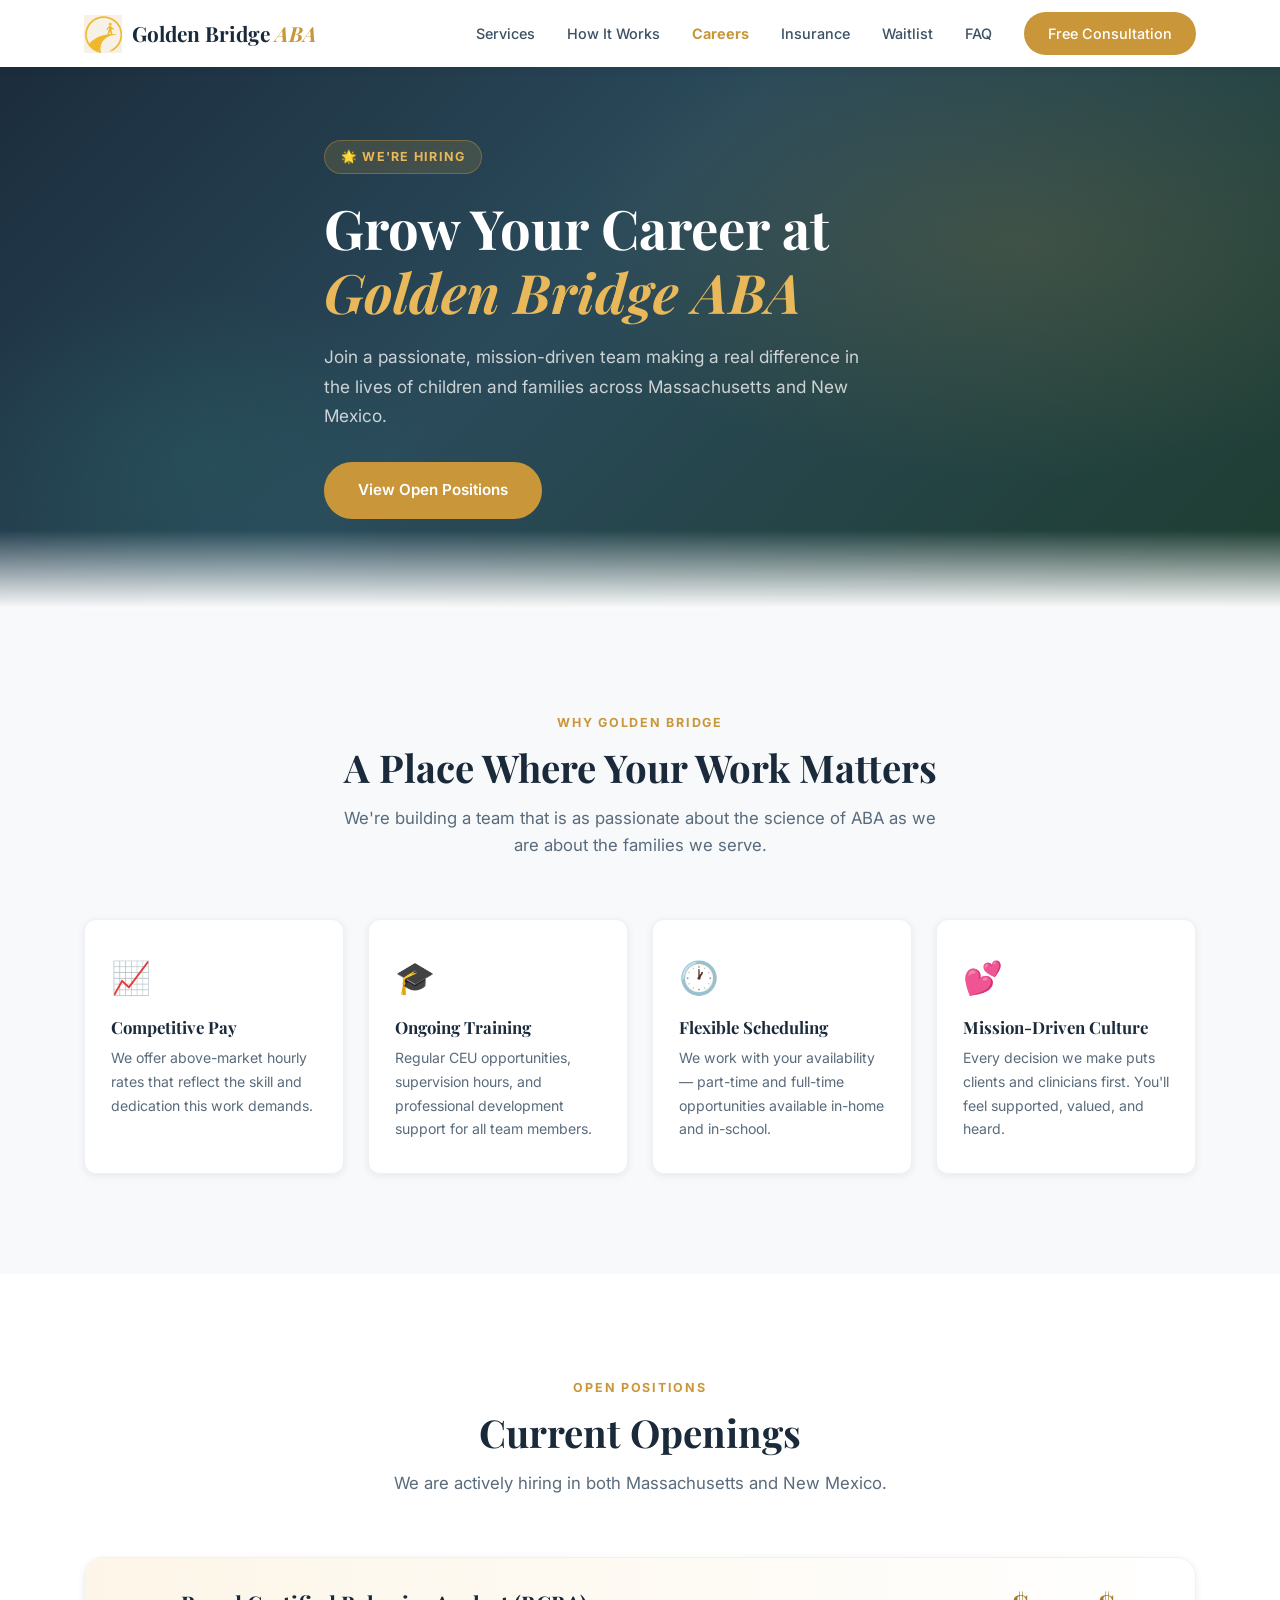
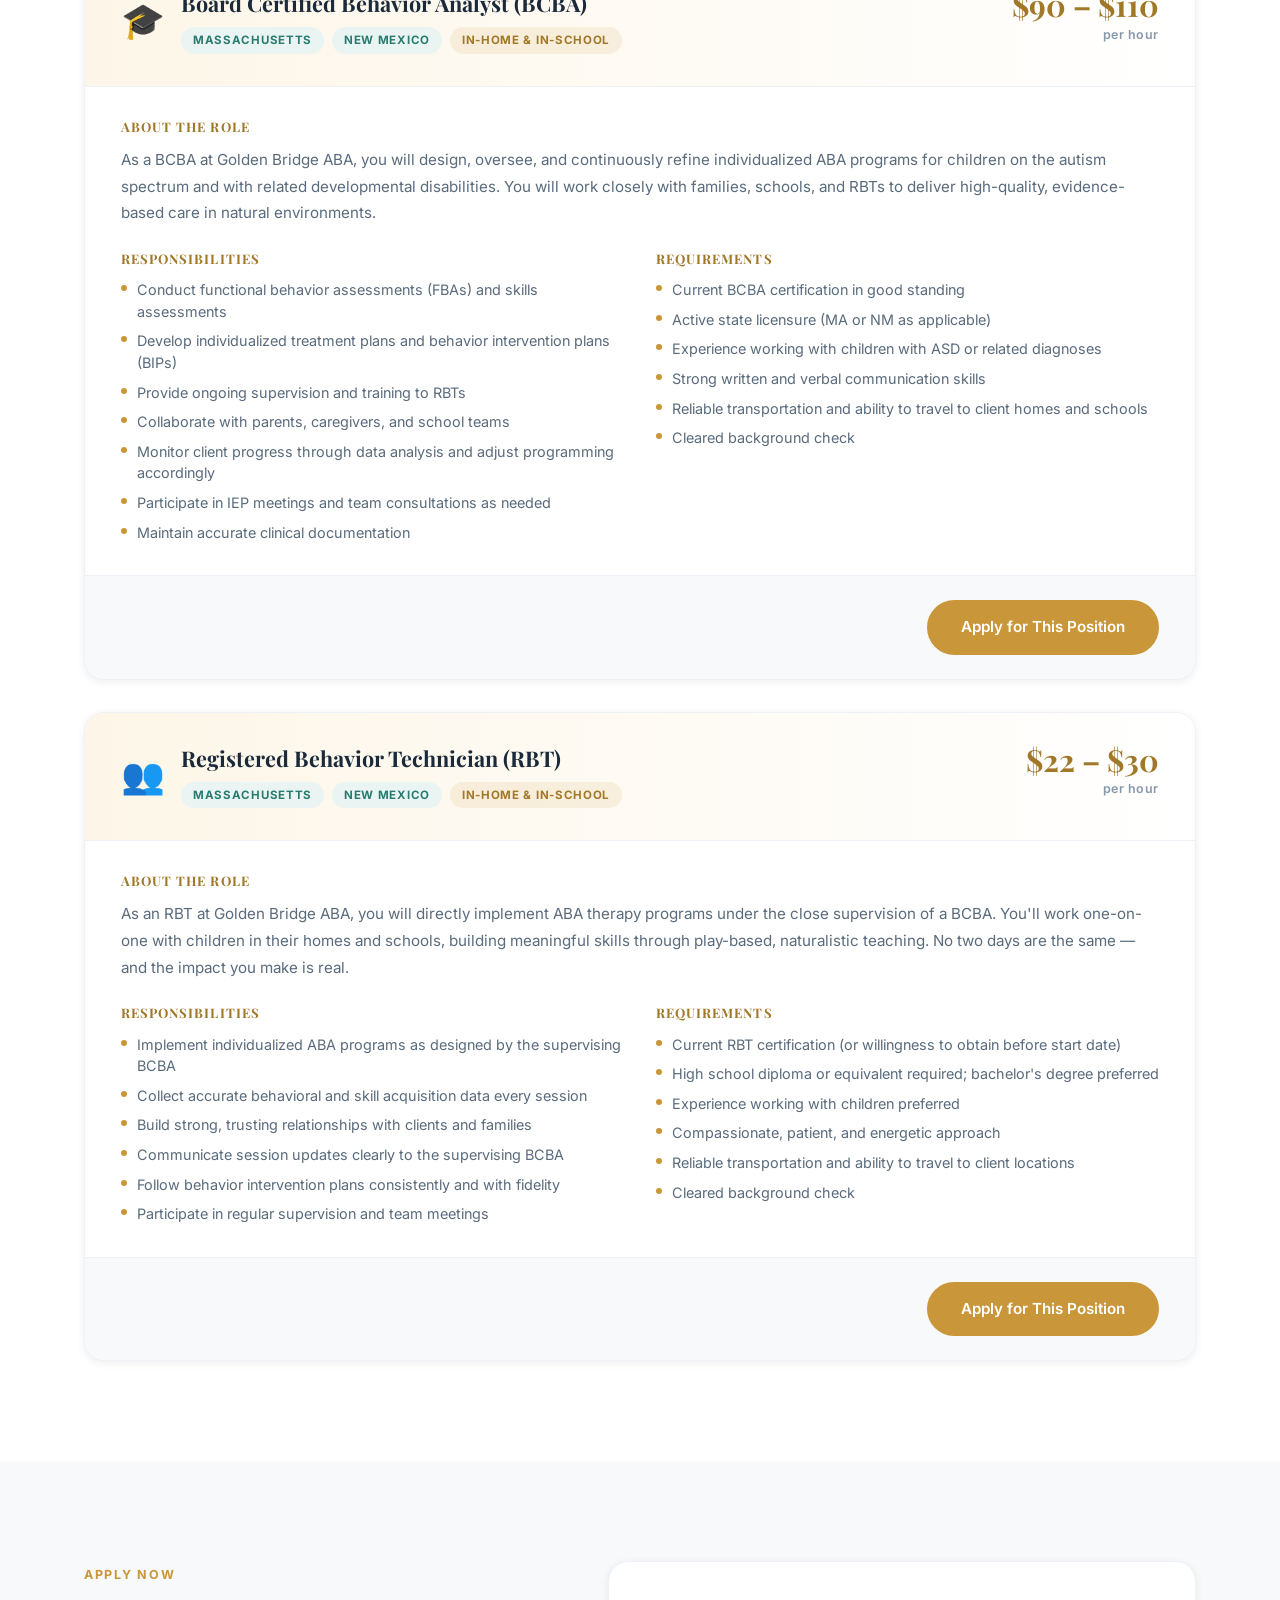
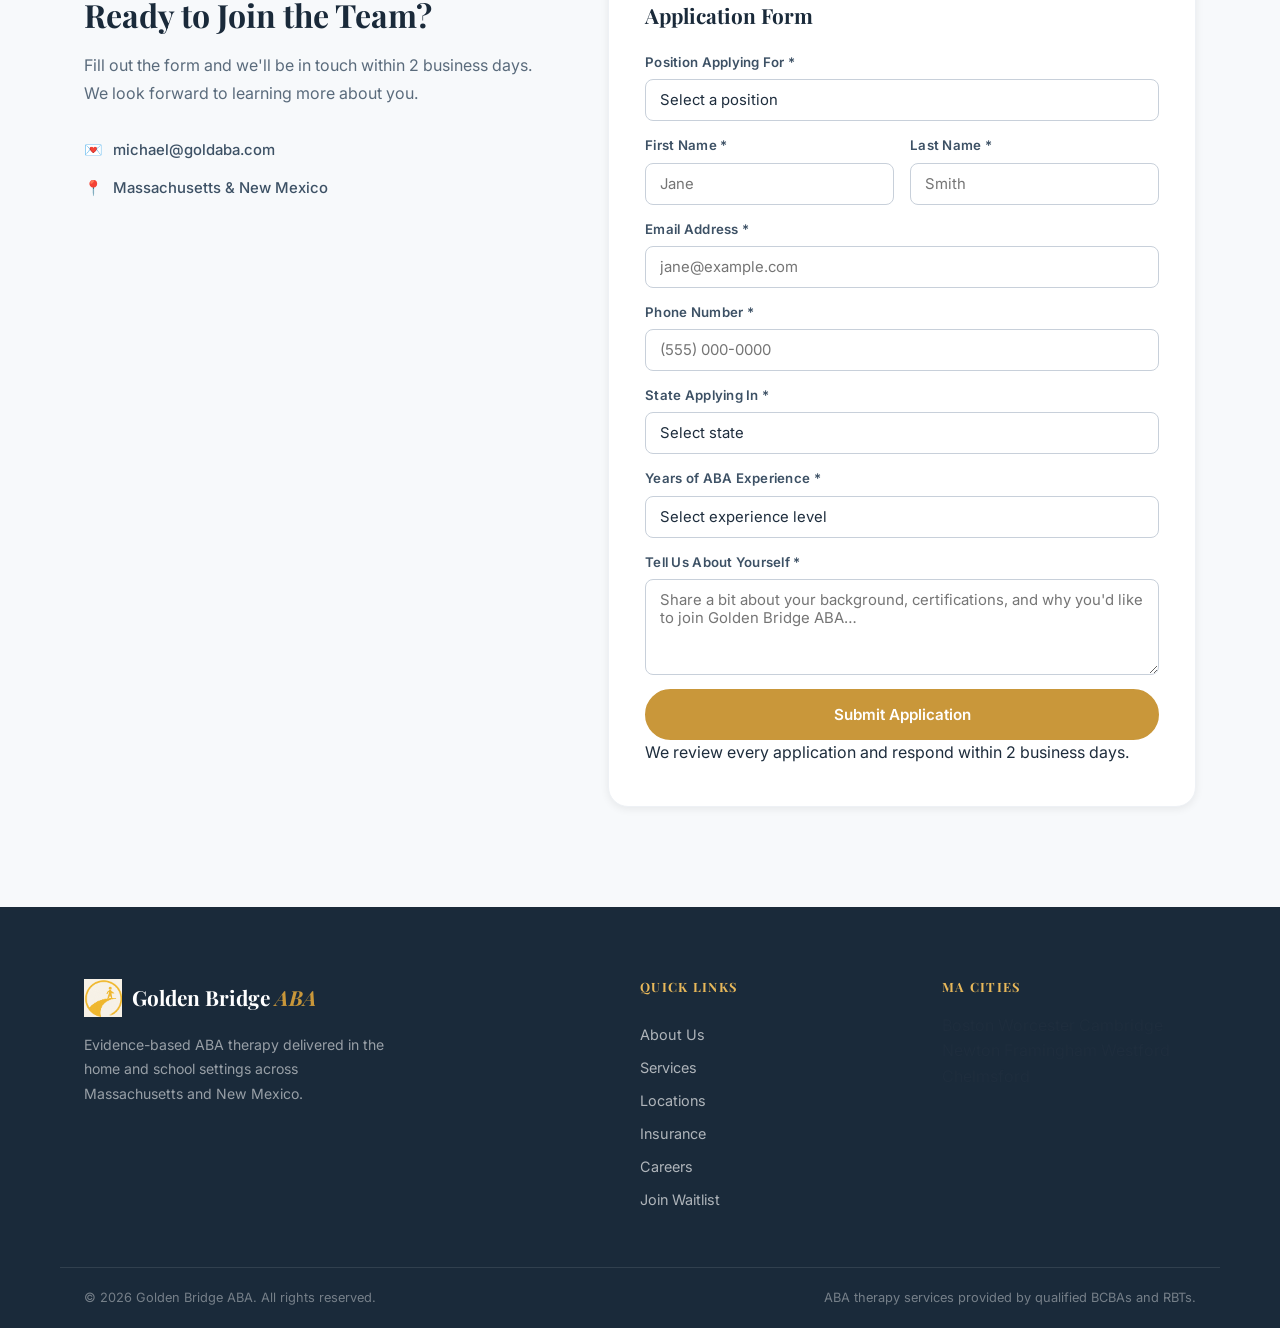
<file: careers.html>
<!DOCTYPE html>
<html lang="en">
<head>
  <meta charset="UTF-8" />
  <meta name="viewport" content="width=device-width, initial-scale=1.0" />
  <title>ABA Therapy Jobs Massachusetts — BCBA &amp; RBT Careers | Golden Bridge ABA</title>
  <meta name="description" content="Join Golden Bridge ABA — hiring BCBAs ($90–$110/hr) and RBTs ($22–$30/hr) for home-based and in-school ABA therapy positions in Massachusetts and New Mexico." />
  <link rel="canonical" href="https://goldaba.com/careers.html">
  <meta property="og:type" content="website">
  <meta property="og:url" content="https://goldaba.com/careers.html">
  <meta property="og:title" content="ABA Therapy Jobs Massachusetts — BCBA &amp; RBT Careers | Golden Bridge ABA">
  <meta property="og:description" content="Hiring BCBAs and RBTs for home-based and in-school ABA therapy roles in Massachusetts and New Mexico. Mission-driven team, competitive pay.">
  <meta property="og:site_name" content="Golden Bridge ABA">
  <script type="application/ld+json">
  [
    {
      "@context": "https://schema.org",
      "@type": "JobPosting",
      "title": "Board Certified Behavior Analyst (BCBA)",
      "description": "Golden Bridge ABA is hiring BCBAs to design and supervise individualized ABA programs for children with autism, delivered in homes and schools across Massachusetts and New Mexico. Conduct FBAs, write treatment plans, supervise RBTs, and collaborate with families and school teams.",
      "identifier": {
        "@type": "PropertyValue",
        "name": "Golden Bridge ABA",
        "value": "GBABA-BCBA-2026"
      },
      "hiringOrganization": {
        "@type": "Organization",
        "name": "Golden Bridge ABA",
        "sameAs": "https://goldaba.com",
        "logo": "https://goldaba.com/og-image.png"
      },
      "jobLocation": [
        {
          "@type": "Place",
          "address": {
            "@type": "PostalAddress",
            "addressRegion": "MA",
            "addressCountry": "US"
          }
        },
        {
          "@type": "Place",
          "address": {
            "@type": "PostalAddress",
            "addressRegion": "NM",
            "addressCountry": "US"
          }
        }
      ],
      "applicantLocationRequirements": [
        { "@type": "State", "name": "Massachusetts" },
        { "@type": "State", "name": "New Mexico" }
      ],
      "employmentType": ["FULL_TIME", "PART_TIME"],
      "datePosted": "2026-05-03",
      "validThrough": "2026-12-31",
      "baseSalary": {
        "@type": "MonetaryAmount",
        "currency": "USD",
        "value": {
          "@type": "QuantitativeValue",
          "minValue": 90,
          "maxValue": 110,
          "unitText": "HOUR"
        }
      },
      "qualifications": "Current BCBA certification in good standing; active state licensure (MA or NM); experience with ASD or related diagnoses; reliable transportation."
    },
    {
      "@context": "https://schema.org",
      "@type": "JobPosting",
      "title": "Registered Behavior Technician (RBT)",
      "description": "Golden Bridge ABA is hiring RBTs to deliver one-on-one ABA therapy under BCBA supervision, in homes and schools across Massachusetts and New Mexico. Implement individualized programs, collect data, and build trusting relationships with children and families.",
      "identifier": {
        "@type": "PropertyValue",
        "name": "Golden Bridge ABA",
        "value": "GBABA-RBT-2026"
      },
      "hiringOrganization": {
        "@type": "Organization",
        "name": "Golden Bridge ABA",
        "sameAs": "https://goldaba.com",
        "logo": "https://goldaba.com/og-image.png"
      },
      "jobLocation": [
        {
          "@type": "Place",
          "address": {
            "@type": "PostalAddress",
            "addressRegion": "MA",
            "addressCountry": "US"
          }
        },
        {
          "@type": "Place",
          "address": {
            "@type": "PostalAddress",
            "addressRegion": "NM",
            "addressCountry": "US"
          }
        }
      ],
      "applicantLocationRequirements": [
        { "@type": "State", "name": "Massachusetts" },
        { "@type": "State", "name": "New Mexico" }
      ],
      "employmentType": ["FULL_TIME", "PART_TIME"],
      "datePosted": "2026-05-03",
      "validThrough": "2026-12-31",
      "baseSalary": {
        "@type": "MonetaryAmount",
        "currency": "USD",
        "value": {
          "@type": "QuantitativeValue",
          "minValue": 22,
          "maxValue": 30,
          "unitText": "HOUR"
        }
      },
      "qualifications": "RBT certification (or willingness to obtain before start date); high school diploma or equivalent (bachelor's preferred); experience with children preferred; reliable transportation."
    }
  ]
  </script>
  <link rel="stylesheet" href="styles.css?v=4" />
  <link rel="stylesheet" href="careers.css?v=4" />
  <link rel="preconnect" href="https://fonts.googleapis.com" />
  <link rel="preconnect" href="https://fonts.gstatic.com" crossorigin />
  <link href="https://fonts.googleapis.com/css2?family=Playfair+Display:wght@400;600;700&family=Inter:wght@300;400;500;600&display=swap" rel="stylesheet" />
</head>
<body class="careers-page">

  <!-- NAVIGATION -->
  <header class="header scrolled" id="header">
    <div class="container nav-container">
      <a href="index.html" class="logo">
        <img src="logo-icon.png" alt="" class="brand-logo">
        <span class="logo-text">Golden Bridge <span class="logo-aba">ABA</span></span>
      </a>
      <nav class="nav" id="nav">
        <a href="index.html#services">Services</a>
        <a href="index.html#how">How It Works</a>
        <a href="careers.html" class="nav-active">Careers</a>
        <a href="index.html#insurance">Insurance</a>
        <a href="index.html#waitlist">Waitlist</a>
        <a href="index.html#faq">FAQ</a>
        <a href="index.html#waitlist" class="nav-cta">Free Consultation</a>
      </nav>
      <button class="hamburger" id="hamburger" aria-label="Toggle menu">
        <span></span><span></span><span></span>
      </button>
    </div>
  </header>

  <!-- HERO -->
  <section class="careers-hero">
    <div class="careers-hero-bg"></div>
    <div class="container careers-hero-content">
      <div class="careers-hero-badge">&#127775; We're Hiring</div>
      <h1>Grow Your Career at <em>Golden Bridge ABA</em></h1>
      <p>Join a passionate, mission-driven team making a real difference in the lives of children and families across Massachusetts and New Mexico.</p>
      <a href="#openings" class="btn btn-primary">View Open Positions</a>
    </div>
  </section>

  <!-- WHY JOIN US -->
  <section class="section careers-why">
    <div class="container">
      <div class="section-header">
        <div class="section-label">Why Golden Bridge</div>
        <h2>A Place Where Your Work Matters</h2>
        <p>We're building a team that is as passionate about the science of ABA as we are about the families we serve.</p>
      </div>
      <div class="careers-why-grid">
        <div class="careers-why-card">
          <div class="careers-why-icon">&#128200;</div>
          <h4>Competitive Pay</h4>
          <p>We offer above-market hourly rates that reflect the skill and dedication this work demands.</p>
        </div>
        <div class="careers-why-card">
          <div class="careers-why-icon">&#127891;</div>
          <h4>Ongoing Training</h4>
          <p>Regular CEU opportunities, supervision hours, and professional development support for all team members.</p>
        </div>
        <div class="careers-why-card">
          <div class="careers-why-icon">&#128336;</div>
          <h4>Flexible Scheduling</h4>
          <p>We work with your availability — part-time and full-time opportunities available in-home and in-school.</p>
        </div>
        <div class="careers-why-card">
          <div class="careers-why-icon">&#128149;</div>
          <h4>Mission-Driven Culture</h4>
          <p>Every decision we make puts clients and clinicians first. You'll feel supported, valued, and heard.</p>
        </div>
      </div>
    </div>
  </section>

  <!-- OPEN POSITIONS -->
  <section class="section careers-openings" id="openings">
    <div class="container">
      <div class="section-header">
        <div class="section-label">Open Positions</div>
        <h2>Current Openings</h2>
        <p>We are actively hiring in both Massachusetts and New Mexico.</p>
      </div>

      <div class="job-listings">

        <!-- BCBA -->
        <div class="job-card" id="job-bcba">
          <div class="job-card-header">
            <div class="job-title-wrap">
              <div class="job-icon">&#127891;</div>
              <div>
                <h3>Board Certified Behavior Analyst (BCBA)</h3>
                <div class="job-tags">
                  <span class="job-tag">Massachusetts</span>
                  <span class="job-tag">New Mexico</span>
                  <span class="job-tag job-tag-type">In-Home &amp; In-School</span>
                </div>
              </div>
            </div>
            <div class="job-pay">
              <span class="job-pay-num">$90 – $110</span>
              <span class="job-pay-label">per hour</span>
            </div>
          </div>

          <div class="job-body">
            <div class="job-section">
              <h4>About the Role</h4>
              <p>As a BCBA at Golden Bridge ABA, you will design, oversee, and continuously refine individualized ABA programs for children on the autism spectrum and with related developmental disabilities. You will work closely with families, schools, and RBTs to deliver high-quality, evidence-based care in natural environments.</p>
            </div>
            <div class="job-columns">
              <div class="job-section">
                <h4>Responsibilities</h4>
                <ul>
                  <li>Conduct functional behavior assessments (FBAs) and skills assessments</li>
                  <li>Develop individualized treatment plans and behavior intervention plans (BIPs)</li>
                  <li>Provide ongoing supervision and training to RBTs</li>
                  <li>Collaborate with parents, caregivers, and school teams</li>
                  <li>Monitor client progress through data analysis and adjust programming accordingly</li>
                  <li>Participate in IEP meetings and team consultations as needed</li>
                  <li>Maintain accurate clinical documentation</li>
                </ul>
              </div>
              <div class="job-section">
                <h4>Requirements</h4>
                <ul>
                  <li>Current BCBA certification in good standing</li>
                  <li>Active state licensure (MA or NM as applicable)</li>
                  <li>Experience working with children with ASD or related diagnoses</li>
                  <li>Strong written and verbal communication skills</li>
                  <li>Reliable transportation and ability to travel to client homes and schools</li>
                  <li>Cleared background check</li>
                </ul>
              </div>
            </div>
          </div>

          <div class="job-card-footer">
            <a href="#apply" class="btn btn-primary job-apply-btn" onclick="selectRole('BCBA')">Apply for This Position</a>
          </div>
        </div>

        <!-- RBT -->
        <div class="job-card" id="job-rbt">
          <div class="job-card-header">
            <div class="job-title-wrap">
              <div class="job-icon">&#128101;</div>
              <div>
                <h3>Registered Behavior Technician (RBT)</h3>
                <div class="job-tags">
                  <span class="job-tag">Massachusetts</span>
                  <span class="job-tag">New Mexico</span>
                  <span class="job-tag job-tag-type">In-Home &amp; In-School</span>
                </div>
              </div>
            </div>
            <div class="job-pay">
              <span class="job-pay-num">$22 – $30</span>
              <span class="job-pay-label">per hour</span>
            </div>
          </div>

          <div class="job-body">
            <div class="job-section">
              <h4>About the Role</h4>
              <p>As an RBT at Golden Bridge ABA, you will directly implement ABA therapy programs under the close supervision of a BCBA. You'll work one-on-one with children in their homes and schools, building meaningful skills through play-based, naturalistic teaching. No two days are the same — and the impact you make is real.</p>
            </div>
            <div class="job-columns">
              <div class="job-section">
                <h4>Responsibilities</h4>
                <ul>
                  <li>Implement individualized ABA programs as designed by the supervising BCBA</li>
                  <li>Collect accurate behavioral and skill acquisition data every session</li>
                  <li>Build strong, trusting relationships with clients and families</li>
                  <li>Communicate session updates clearly to the supervising BCBA</li>
                  <li>Follow behavior intervention plans consistently and with fidelity</li>
                  <li>Participate in regular supervision and team meetings</li>
                </ul>
              </div>
              <div class="job-section">
                <h4>Requirements</h4>
                <ul>
                  <li>Current RBT certification (or willingness to obtain before start date)</li>
                  <li>High school diploma or equivalent required; bachelor's degree preferred</li>
                  <li>Experience working with children preferred</li>
                  <li>Compassionate, patient, and energetic approach</li>
                  <li>Reliable transportation and ability to travel to client locations</li>
                  <li>Cleared background check</li>
                </ul>
              </div>
            </div>
          </div>

          <div class="job-card-footer">
            <a href="#apply" class="btn btn-primary job-apply-btn" onclick="selectRole('RBT')">Apply for This Position</a>
          </div>
        </div>

      </div>
    </div>
  </section>

  <!-- APPLICATION FORM -->
  <section class="section careers-apply" id="apply">
    <div class="container">
      <div class="apply-grid">

        <div class="apply-info">
          <div class="section-label">Apply Now</div>
          <h2>Ready to Join the Team?</h2>
          <p>Fill out the form and we'll be in touch within 2 business days. We look forward to learning more about you.</p>
          <div class="apply-contact-list">
            <div class="apply-contact-item">
              <span>&#128140;</span>
              <span>michael@goldaba.com</span>
            </div>
            <div class="apply-contact-item">
              <span>&#128205;</span>
              <span>Massachusetts &amp; New Mexico</span>
            </div>
          </div>
        </div>

        <div class="apply-form-wrap" id="applyFormWrap">
          <h3>Application Form</h3>

          <div class="form-group">
            <label for="ap-role">Position Applying For *</label>
            <select id="ap-role" required>
              <option value="" disabled selected>Select a position</option>
              <option value="BCBA">Board Certified Behavior Analyst (BCBA)</option>
              <option value="RBT">Registered Behavior Technician (RBT)</option>
            </select>
          </div>
          <div class="form-row">
            <div class="form-group">
              <label for="ap-firstName">First Name *</label>
              <input type="text" id="ap-firstName" placeholder="Jane" required />
            </div>
            <div class="form-group">
              <label for="ap-lastName">Last Name *</label>
              <input type="text" id="ap-lastName" placeholder="Smith" required />
            </div>
          </div>
          <div class="form-group">
            <label for="ap-email">Email Address *</label>
            <input type="email" id="ap-email" placeholder="jane@example.com" required />
          </div>
          <div class="form-group">
            <label for="ap-phone">Phone Number *</label>
            <input type="tel" id="ap-phone" placeholder="(555) 000-0000" required />
          </div>
          <div class="form-group">
            <label for="ap-state">State Applying In *</label>
            <select id="ap-state" required>
              <option value="" disabled selected>Select state</option>
              <option value="Massachusetts">Massachusetts</option>
              <option value="New Mexico">New Mexico</option>
              <option value="Both">Both MA &amp; NM</option>
            </select>
          </div>
          <div class="form-group">
            <label for="ap-experience">Years of ABA Experience *</label>
            <select id="ap-experience" required>
              <option value="" disabled selected>Select experience level</option>
              <option value="Less than 1 year">Less than 1 year</option>
              <option value="1–2 years">1–2 years</option>
              <option value="3–5 years">3–5 years</option>
              <option value="5+ years">5+ years</option>
            </select>
          </div>
          <div class="form-group">
            <label for="ap-message">Tell Us About Yourself *</label>
            <textarea id="ap-message" rows="4" placeholder="Share a bit about your background, certifications, and why you'd like to join Golden Bridge ABA…" required></textarea>
          </div>

          <button type="button" class="btn btn-primary btn-full" id="applySubmitBtn" onclick="submitApplication()">
            Submit Application
          </button>
          <p class="form-note">We review every application and respond within 2 business days.</p>
        </div>

        <!-- Success -->
        <div class="apply-success" id="applySuccess" style="display:none;">
          <div class="success-icon">&#10003;</div>
          <h3>Application Received!</h3>
          <p>Thank you, <strong id="apply-success-name"></strong>! We've received your application for the <strong id="apply-success-role"></strong> position and will be in touch within 2 business days.</p>
          <button type="button" class="btn btn-outline-dark" onclick="resetApplication()">Submit Another</button>
        </div>

      </div>
    </div>
  </section>

  <!-- FOOTER -->
  <footer class="footer">
    <div class="container footer-inner">
      <div class="footer-brand">
        <a href="index.html" class="logo logo-light">
          <img src="logo-icon.png" alt="" class="brand-logo">
          <span class="logo-text">Golden Bridge <span class="logo-aba">ABA</span></span>
        </a>
        <p>Evidence-based ABA therapy delivered in the home and school settings across Massachusetts and New Mexico.</p>
      </div>
      <div class="footer-links">
        <h4>Quick Links</h4>
        <a href="index.html#about">About Us</a>
        <a href="index.html#services">Services</a>
        <a href="index.html#locations">Locations</a>
        <a href="index.html#insurance">Insurance</a>
        <a href="careers.html">Careers</a>
        <a href="index.html#waitlist">Join Waitlist</a>
      </div>
      <div class="footer-locations">
        <h4>MA Cities</h4>
        <a href="aba-therapy-boston-ma.html">Boston</a>
        <a href="aba-therapy-worcester-ma.html">Worcester</a>
        <a href="aba-therapy-cambridge-ma.html">Cambridge</a>
        <a href="aba-therapy-newton-ma.html">Newton</a>
        <a href="aba-therapy-framingham-ma.html">Framingham</a>
        <a href="aba-therapy-westford-ma.html">Westford</a>
        <a href="aba-therapy-chelmsford-ma.html">Chelmsford</a>
      </div>
    </div>
    <div class="footer-bottom">
      <div class="container">
        <p>&copy; 2026 Golden Bridge ABA. All rights reserved.</p>
        <p>ABA therapy services provided by qualified BCBAs and RBTs.</p>
      </div>
    </div>
  </footer>

  <script src="careers.js"></script>
</body>
</html>
</file>
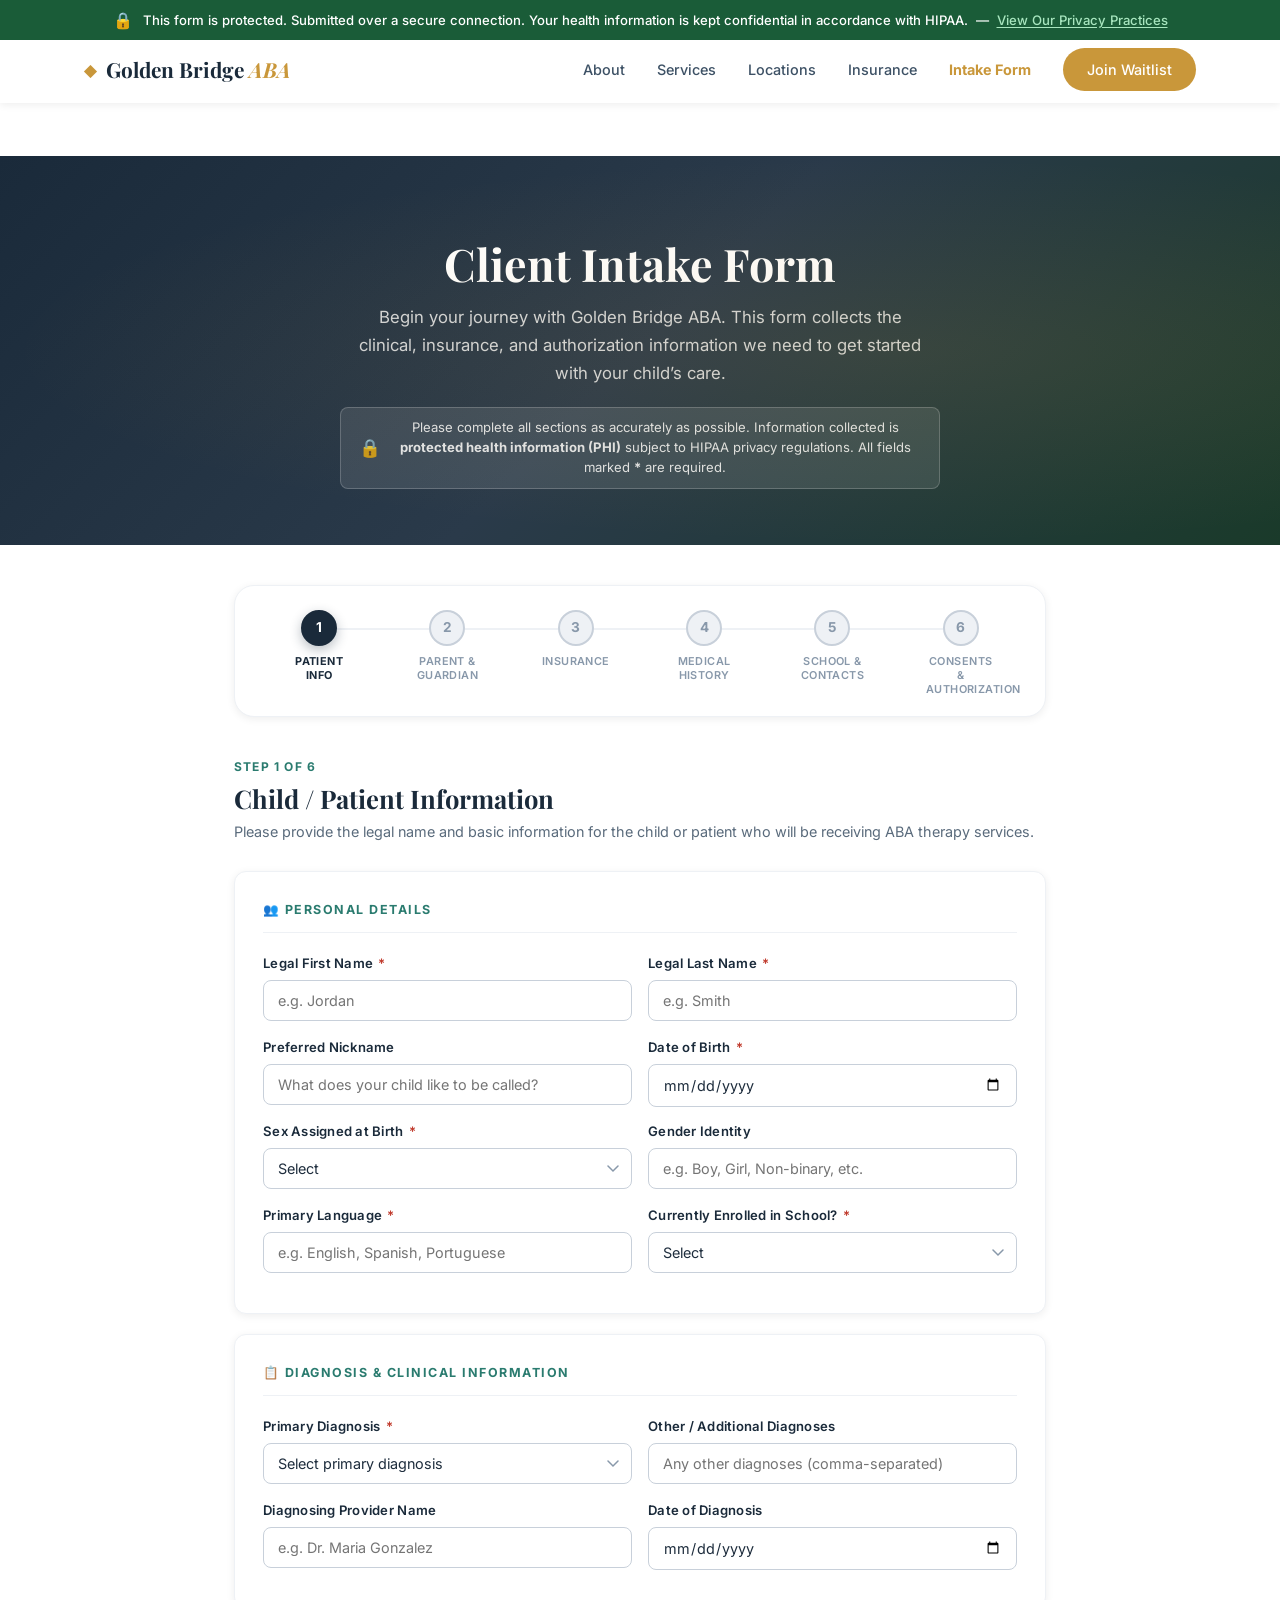
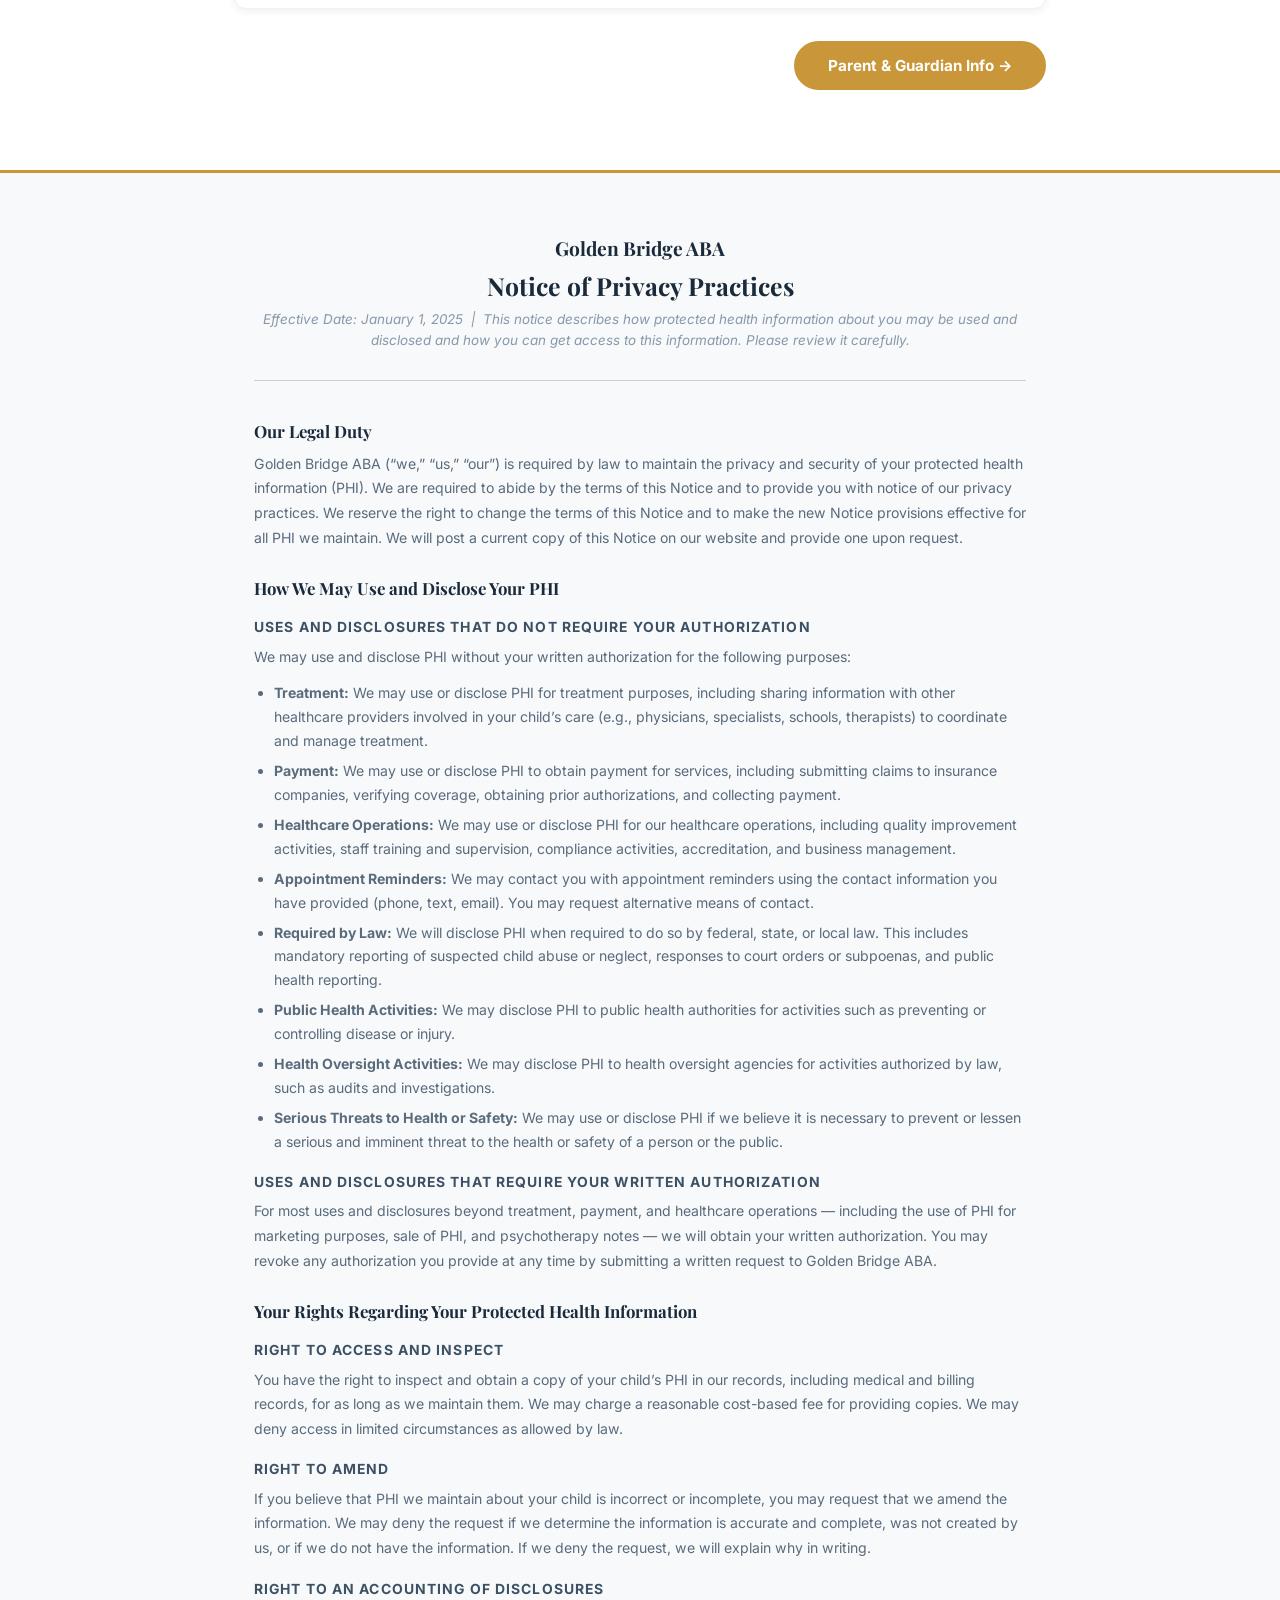
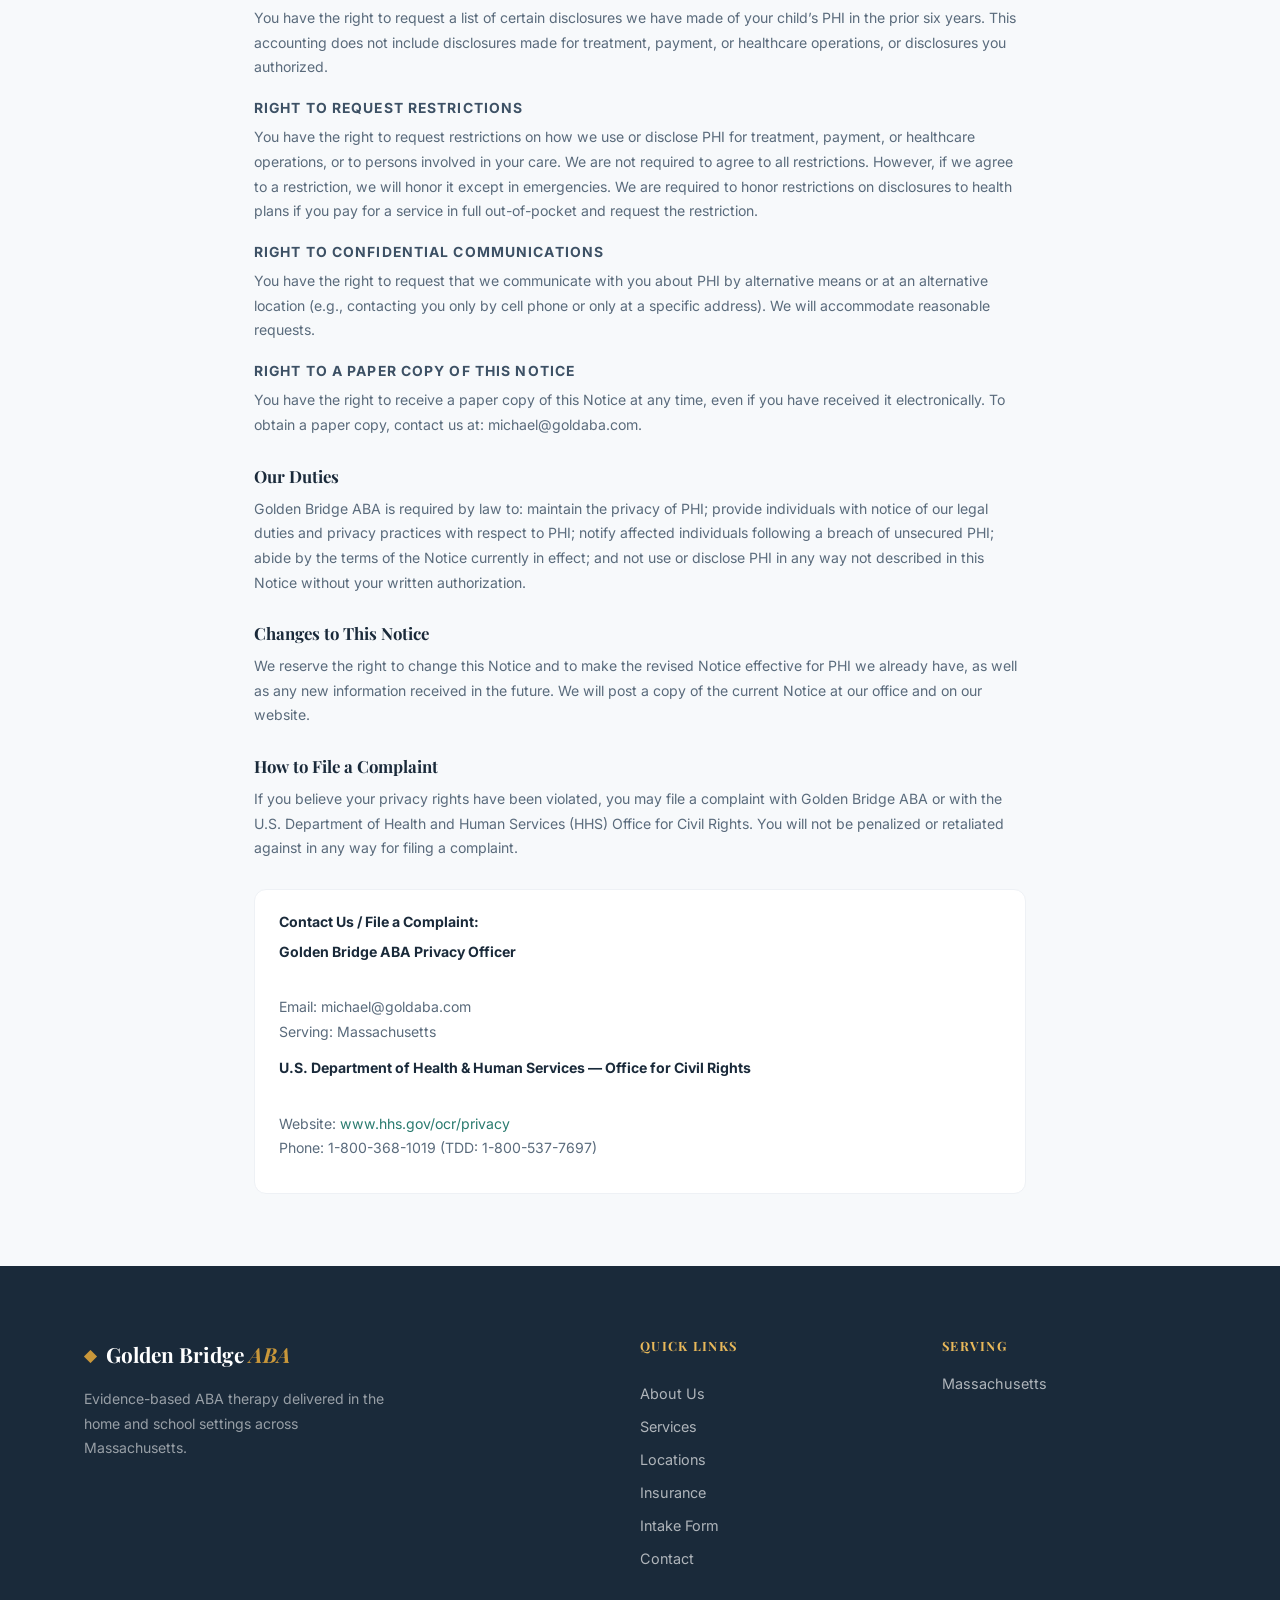
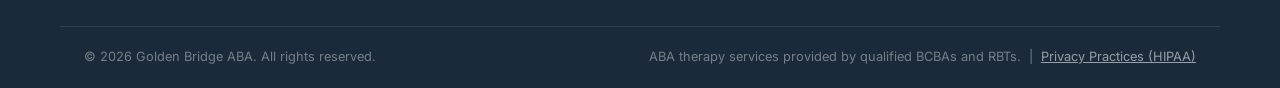
<file: intake.html>
<!DOCTYPE html>
<html lang="en">
<head>
  <meta charset="UTF-8" />
  <meta name="viewport" content="width=device-width, initial-scale=1.0" />
  <title>Client Intake Form | Golden Bridge ABA</title>
  <meta name="description" content="Complete your client intake form for Golden Bridge ABA therapy services in Massachusetts. HIPAA-compliant and secure." />
  <meta name="robots" content="noindex, nofollow" />
  <link rel="stylesheet" href="styles.css" />
  <link rel="stylesheet" href="intake.css" />
  <link rel="preconnect" href="https://fonts.googleapis.com" />
  <link rel="preconnect" href="https://fonts.gstatic.com" crossorigin />
  <link href="https://fonts.googleapis.com/css2?family=Playfair+Display:wght@400;600;700&family=Inter:wght@300;400;500;600&display=swap" rel="stylesheet" />
</head>
<body class="intake-page">

  <!-- ══════════════════════════════════════════════════════
       HIPAA SECURITY BANNER
  ══════════════════════════════════════════════════════════ -->
  <div class="hipaa-banner" role="banner" aria-label="HIPAA Security Notice">
    <span class="lock-icon" aria-hidden="true">&#128274;</span>
    <span>
      This form is protected. Submitted over a secure connection. Your health information is kept
      confidential in accordance with HIPAA.
      &nbsp;&mdash;&nbsp;
      <a href="#npp" id="bannerNppLink">View Our Privacy Practices</a>
    </span>
  </div>

  <!-- ══════════════════════════════════════════════════════
       NAVIGATION
  ══════════════════════════════════════════════════════════ -->
  <header class="header" id="header">
    <div class="container nav-container">
      <a href="index.html" class="logo">
        <span class="logo-icon">&#9670;</span>
        <span class="logo-text">Golden Bridge <span class="logo-aba">ABA</span></span>
      </a>
      <nav class="nav" id="nav">
        <a href="index.html#about">About</a>
        <a href="index.html#services">Services</a>
        <a href="index.html#locations">Locations</a>
        <a href="index.html#insurance">Insurance</a>
        <a href="intake.html" class="nav-active">Intake Form</a>
        <a href="index.html#waitlist" class="nav-cta">Join Waitlist</a>
      </nav>
      <button class="hamburger" id="hamburger" aria-label="Toggle menu">
        <span></span><span></span><span></span>
      </button>
    </div>
  </header>

  <!-- ══════════════════════════════════════════════════════
       PAGE HERO
  ══════════════════════════════════════════════════════════ -->
  <section class="intake-hero">
    <div class="container">
      <h1>Client Intake Form</h1>
      <p class="hero-subtitle">
        Begin your journey with Golden Bridge ABA. This form collects the clinical,
        insurance, and authorization information we need to get started with your
        child&rsquo;s care.
      </p>
      <div class="phi-notice">
        <span class="phi-icon" aria-hidden="true">&#128274;</span>
        <span>
          Please complete all sections as accurately as possible. Information collected is
          <strong>protected health information (PHI)</strong> subject to HIPAA privacy regulations.
          All fields marked <strong>*</strong> are required.
        </span>
      </div>
    </div>
  </section>

  <!-- ══════════════════════════════════════════════════════
       MAIN INTAKE FORM
  ══════════════════════════════════════════════════════════ -->
  <main>
    <div class="intake-container">

      <!-- ── Progress Bar ────────────────────────────────── -->
      <div class="intake-progress" role="navigation" aria-label="Form progress">
        <div class="intake-progress-inner">
          <div class="progress-step active" id="prog-step-1" aria-current="step">
            <div class="progress-circle">1</div>
            <span class="progress-label">Patient Info</span>
          </div>
          <div class="progress-step" id="prog-step-2">
            <div class="progress-circle">2</div>
            <span class="progress-label">Parent &amp; Guardian</span>
          </div>
          <div class="progress-step" id="prog-step-3">
            <div class="progress-circle">3</div>
            <span class="progress-label">Insurance</span>
          </div>
          <div class="progress-step" id="prog-step-4">
            <div class="progress-circle">4</div>
            <span class="progress-label">Medical History</span>
          </div>
          <div class="progress-step" id="prog-step-5">
            <div class="progress-circle">5</div>
            <span class="progress-label">School &amp; Contacts</span>
          </div>
          <div class="progress-step" id="prog-step-6">
            <div class="progress-circle">6</div>
            <span class="progress-label">Consents &amp; Authorization</span>
          </div>
        </div>
      </div>

      <!-- ── Success State (hidden until submit) ─────────── -->
      <div class="intake-success" id="intake-success" role="alert" aria-live="polite">
        <div class="success-check-circle" aria-hidden="true">&#10003;</div>
        <h2>Intake Form Received!</h2>
        <p class="success-sub">
          Thank you, <strong id="success-guardian-name">there</strong>. We have successfully
          received the intake form for <strong id="success-patient-name">your child</strong>.
        </p>
        <div class="success-detail-box">
          <p>&#128337; <strong>What happens next?</strong></p>
          <p>Our care team will review your intake form and contact you within
             <strong>2 business days</strong> to discuss next steps, verify insurance coverage,
             and schedule your initial consultation.</p>
          <p>&#128140; Questions in the meantime? Email us at
             <strong>michael@goldaba.com</strong></p>
          <p>&#128274; Your information is stored securely and handled in accordance with
             HIPAA privacy regulations.</p>
        </div>
        <a href="index.html" class="btn btn-primary">Return to Home</a>
      </div>

      <!-- ── Form Wrapper ────────────────────────────────── -->
      <div id="intake-form-wrap">

        <!-- ════════════════════════════════════════════════
             STEP 1 — CHILD / PATIENT INFORMATION
        ════════════════════════════════════════════════════ -->
        <div class="intake-step active" id="intake-step-1">
          <div class="intake-step-header">
            <span class="step-number-tag">Step 1 of 6</span>
            <h2>Child / Patient Information</h2>
            <p>Please provide the legal name and basic information for the child or patient
               who will be receiving ABA therapy services.</p>
          </div>

          <!-- Personal Details -->
          <div class="intake-section-card">
            <div class="card-title">&#128101; Personal Details</div>
            <div class="form-row">
              <div class="form-group">
                <label for="patient_first_name">Legal First Name <span class="req">*</span></label>
                <input type="text" id="patient_first_name" name="patient_first_name"
                       placeholder="e.g. Jordan" required autocomplete="given-name" />
                <span class="field-error">Legal first name is required.</span>
              </div>
              <div class="form-group">
                <label for="patient_last_name">Legal Last Name <span class="req">*</span></label>
                <input type="text" id="patient_last_name" name="patient_last_name"
                       placeholder="e.g. Smith" required autocomplete="family-name" />
                <span class="field-error">Legal last name is required.</span>
              </div>
            </div>
            <div class="form-row">
              <div class="form-group">
                <label for="patient_nickname">Preferred Nickname</label>
                <input type="text" id="patient_nickname" name="patient_nickname"
                       placeholder="What does your child like to be called?" />
              </div>
              <div class="form-group">
                <label for="patient_dob">Date of Birth <span class="req">*</span></label>
                <input type="date" id="patient_dob" name="patient_dob" required />
                <span class="field-error">Date of birth is required.</span>
              </div>
            </div>
            <div class="form-row">
              <div class="form-group">
                <label for="patient_sex">Sex Assigned at Birth <span class="req">*</span></label>
                <select id="patient_sex" name="patient_sex" required>
                  <option value="" disabled selected>Select</option>
                  <option value="Male">Male</option>
                  <option value="Female">Female</option>
                  <option value="Intersex">Intersex</option>
                  <option value="Unknown / Prefer not to say">Unknown / Prefer not to say</option>
                </select>
                <span class="field-error">Please select sex assigned at birth.</span>
              </div>
              <div class="form-group">
                <label for="patient_gender">Gender Identity</label>
                <input type="text" id="patient_gender" name="patient_gender"
                       placeholder="e.g. Boy, Girl, Non-binary, etc." />
              </div>
            </div>
            <div class="form-row">
              <div class="form-group">
                <label for="patient_language">Primary Language <span class="req">*</span></label>
                <input type="text" id="patient_language" name="patient_language"
                       placeholder="e.g. English, Spanish, Portuguese" required />
                <span class="field-error">Primary language is required.</span>
              </div>
              <div class="form-group">
                <label for="school_enrolled">Currently Enrolled in School? <span class="req">*</span></label>
                <select id="school_enrolled" name="school_enrolled" required>
                  <option value="" disabled selected>Select</option>
                  <option value="yes">Yes</option>
                  <option value="no">No</option>
                </select>
                <span class="field-error">Please indicate school enrollment.</span>
              </div>
            </div>
            <div class="collapsible-section" id="school_name_fields">
              <div class="form-row">
                <div class="form-group">
                  <label for="school_name_step1">School Name</label>
                  <input type="text" id="school_name_step1" name="school_name_step1"
                         placeholder="e.g. Lincoln Elementary School" />
                </div>
                <div class="form-group">
                  <label for="grade_step1">Grade / Program</label>
                  <input type="text" id="grade_step1" name="grade_step1"
                         placeholder="e.g. 2nd Grade, Pre-K, SPED" />
                </div>
              </div>
            </div>
          </div>

          <!-- Diagnosis -->
          <div class="intake-section-card">
            <div class="card-title">&#128203; Diagnosis &amp; Clinical Information</div>
            <div class="form-row">
              <div class="form-group">
                <label for="primary_diagnosis">Primary Diagnosis <span class="req">*</span></label>
                <select id="primary_diagnosis" name="primary_diagnosis" required>
                  <option value="" disabled selected>Select primary diagnosis</option>
                  <option value="Autism Spectrum Disorder (ASD)">Autism Spectrum Disorder (ASD)</option>
                  <option value="Attention Deficit Hyperactivity Disorder (ADHD)">Attention Deficit Hyperactivity Disorder (ADHD)</option>
                  <option value="Developmental Delay">Developmental Delay</option>
                  <option value="Intellectual Disability">Intellectual Disability</option>
                  <option value="Other">Other</option>
                </select>
                <span class="field-error">Primary diagnosis is required.</span>
              </div>
              <div class="form-group">
                <label for="other_diagnoses">Other / Additional Diagnoses</label>
                <input type="text" id="other_diagnoses" name="other_diagnoses"
                       placeholder="Any other diagnoses (comma-separated)" />
              </div>
            </div>
            <div class="form-row">
              <div class="form-group">
                <label for="diagnosing_provider">Diagnosing Provider Name</label>
                <input type="text" id="diagnosing_provider" name="diagnosing_provider"
                       placeholder="e.g. Dr. Maria Gonzalez" />
              </div>
              <div class="form-group">
                <label for="diagnosis_date">Date of Diagnosis</label>
                <input type="date" id="diagnosis_date" name="diagnosis_date" />
              </div>
            </div>
          </div>

          <div class="intake-nav-btns">
            <span></span>
            <button type="button" class="btn-next" onclick="nextStep(1)">
              Parent &amp; Guardian Info &rarr;
            </button>
          </div>
        </div><!-- /step 1 -->


        <!-- ════════════════════════════════════════════════
             STEP 2 — PARENT / GUARDIAN INFORMATION
        ════════════════════════════════════════════════════ -->
        <div class="intake-step" id="intake-step-2">
          <div class="intake-step-header">
            <span class="step-number-tag">Step 2 of 6</span>
            <h2>Parent / Guardian Information</h2>
            <p>Please provide contact information for the primary guardian or parent
               who will be the primary point of contact for care coordination.</p>
          </div>

          <!-- Primary Guardian -->
          <div class="intake-section-card">
            <div class="card-title">&#128100; Primary Guardian</div>
            <div class="form-row">
              <div class="form-group">
                <label for="g1_first">First Name <span class="req">*</span></label>
                <input type="text" id="g1_first" name="g1_first" required
                       placeholder="First name" autocomplete="given-name" />
                <span class="field-error">First name is required.</span>
              </div>
              <div class="form-group">
                <label for="g1_last">Last Name <span class="req">*</span></label>
                <input type="text" id="g1_last" name="g1_last" required
                       placeholder="Last name" autocomplete="family-name" />
                <span class="field-error">Last name is required.</span>
              </div>
            </div>
            <div class="form-row">
              <div class="form-group">
                <label for="g1_relationship">Relationship to Child <span class="req">*</span></label>
                <select id="g1_relationship" name="g1_relationship" required>
                  <option value="" disabled selected>Select relationship</option>
                  <option value="Mother">Mother</option>
                  <option value="Father">Father</option>
                  <option value="Stepmother">Stepmother</option>
                  <option value="Stepfather">Stepfather</option>
                  <option value="Legal Guardian">Legal Guardian</option>
                  <option value="Grandparent">Grandparent</option>
                  <option value="Foster Parent">Foster Parent</option>
                  <option value="Other">Other</option>
                </select>
                <span class="field-error">Relationship is required.</span>
              </div>
              <div class="form-group">
                <label for="g1_dob">Guardian Date of Birth <span class="req">*</span></label>
                <input type="date" id="g1_dob" name="g1_dob" required />
                <span class="field-error">Date of birth is required.</span>
              </div>
            </div>
            <div class="form-row">
              <div class="form-group">
                <label for="g1_cell">Cell Phone <span class="req">*</span></label>
                <input type="tel" id="g1_cell" name="g1_cell" required
                       placeholder="(555) 000-0000" autocomplete="tel" />
                <span class="field-error">Cell phone is required.</span>
              </div>
              <div class="form-group">
                <label for="g1_home_phone">Home Phone</label>
                <input type="tel" id="g1_home_phone" name="g1_home_phone"
                       placeholder="(555) 000-0000" />
              </div>
            </div>
            <div class="form-row">
              <div class="form-group">
                <label for="g1_work_phone">Work Phone</label>
                <input type="tel" id="g1_work_phone" name="g1_work_phone"
                       placeholder="(555) 000-0000" />
              </div>
              <div class="form-group">
                <label for="g1_contact_time">Best Time to Contact</label>
                <select id="g1_contact_time" name="g1_contact_time">
                  <option value="" disabled selected>Select time</option>
                  <option value="Morning (8am–12pm)">Morning (8am–12pm)</option>
                  <option value="Afternoon (12pm–5pm)">Afternoon (12pm–5pm)</option>
                  <option value="Evening (5pm–8pm)">Evening (5pm–8pm)</option>
                </select>
              </div>
            </div>
            <div class="form-group">
              <label for="g1_email">Email Address <span class="req">*</span></label>
              <input type="email" id="g1_email" name="g1_email" required
                     placeholder="guardian@email.com" autocomplete="email" />
              <span class="field-error">A valid email address is required.</span>
            </div>
            <div class="form-divider"></div>
            <div class="form-group">
              <label for="g1_address1">Address Line 1 <span class="req">*</span></label>
              <input type="text" id="g1_address1" name="g1_address1" required
                     placeholder="123 Main Street" autocomplete="address-line1" />
              <span class="field-error">Address is required.</span>
            </div>
            <div class="form-group">
              <label for="g1_address2">Address Line 2</label>
              <input type="text" id="g1_address2" name="g1_address2"
                     placeholder="Apt, Suite, Unit, etc." autocomplete="address-line2" />
            </div>
            <div class="form-row-3">
              <div class="form-group">
                <label for="g1_city">City <span class="req">*</span></label>
                <input type="text" id="g1_city" name="g1_city" required
                       placeholder="City" autocomplete="address-level2" />
                <span class="field-error">City is required.</span>
              </div>
              <div class="form-group">
                <label for="g1_state">State <span class="req">*</span></label>
                <select id="g1_state" name="g1_state" required autocomplete="address-level1">
                  <option value="" disabled selected>Select</option>
                  <option value="MA">Massachusetts (MA)</option>
                  <option value="Other">Other State</option>
                </select>
                <span class="field-error">State is required.</span>
              </div>
              <div class="form-group">
                <label for="g1_zip">ZIP Code <span class="req">*</span></label>
                <input type="text" id="g1_zip" name="g1_zip" required
                       placeholder="00000" maxlength="10" autocomplete="postal-code" />
                <span class="field-error">ZIP code is required.</span>
              </div>
            </div>
            <div class="form-group">
              <label for="g1_employer">Employer / Occupation</label>
              <input type="text" id="g1_employer" name="g1_employer"
                     placeholder="e.g. Registered Nurse at Boston Medical Center" />
            </div>
          </div>

          <!-- Secondary Guardian Toggle -->
          <div class="toggle-check-wrap">
            <input type="checkbox" id="toggle_secondary_guardian" name="toggle_secondary_guardian" />
            <label for="toggle_secondary_guardian">&#43; Add Secondary Guardian / Parent</label>
          </div>

          <div class="collapsible-section" id="secondary_guardian_section">
            <div class="intake-section-card">
              <div class="card-title">&#128100; Secondary Guardian</div>
              <div class="form-row">
                <div class="form-group">
                  <label for="g2_first">First Name</label>
                  <input type="text" id="g2_first" name="g2_first" placeholder="First name" />
                </div>
                <div class="form-group">
                  <label for="g2_last">Last Name</label>
                  <input type="text" id="g2_last" name="g2_last" placeholder="Last name" />
                </div>
              </div>
              <div class="form-row">
                <div class="form-group">
                  <label for="g2_relationship">Relationship to Child</label>
                  <select id="g2_relationship" name="g2_relationship">
                    <option value="" disabled selected>Select relationship</option>
                    <option value="Mother">Mother</option>
                    <option value="Father">Father</option>
                    <option value="Stepmother">Stepmother</option>
                    <option value="Stepfather">Stepfather</option>
                    <option value="Legal Guardian">Legal Guardian</option>
                    <option value="Grandparent">Grandparent</option>
                    <option value="Foster Parent">Foster Parent</option>
                    <option value="Other">Other</option>
                  </select>
                </div>
                <div class="form-group">
                  <label for="g2_dob">Date of Birth</label>
                  <input type="date" id="g2_dob" name="g2_dob" />
                </div>
              </div>
              <div class="form-row">
                <div class="form-group">
                  <label for="g2_cell">Cell Phone</label>
                  <input type="tel" id="g2_cell" name="g2_cell" placeholder="(555) 000-0000" />
                </div>
                <div class="form-group">
                  <label for="g2_email">Email Address</label>
                  <input type="email" id="g2_email" name="g2_email"
                         placeholder="guardian2@email.com" />
                </div>
              </div>
              <div class="form-row">
                <div class="form-group">
                  <label for="g2_address1">Address Line 1</label>
                  <input type="text" id="g2_address1" name="g2_address1"
                         placeholder="If different from above" />
                </div>
                <div class="form-group">
                  <label for="g2_city">City</label>
                  <input type="text" id="g2_city" name="g2_city" placeholder="City" />
                </div>
              </div>
              <div class="form-row">
                <div class="form-group">
                  <label for="g2_state">State</label>
                  <select id="g2_state" name="g2_state">
                    <option value="" disabled selected>Select</option>
                    <option value="MA">Massachusetts (MA)</option>
                    <option value="Other">Other State</option>
                  </select>
                </div>
                <div class="form-group">
                  <label for="g2_zip">ZIP Code</label>
                  <input type="text" id="g2_zip" name="g2_zip"
                         placeholder="00000" maxlength="10" />
                </div>
              </div>
              <div class="form-group">
                <label for="g2_employer">Employer / Occupation</label>
                <input type="text" id="g2_employer" name="g2_employer"
                       placeholder="e.g. Teacher, Engineer, etc." />
              </div>
            </div>
          </div>

          <!-- Custody -->
          <div class="intake-section-card">
            <div class="card-title">&#9878; Custody &amp; Care Decisions</div>
            <div class="form-group">
              <label>Does a custody agreement affect care decisions for this child?</label>
              <div class="radio-group" style="margin-top:8px;">
                <label class="radio-item">
                  <input type="radio" id="custody_yes" name="custody_agreement" value="yes" />
                  Yes
                </label>
                <label class="radio-item">
                  <input type="radio" id="custody_no"  name="custody_agreement" value="no" checked />
                  No
                </label>
              </div>
            </div>
            <div class="collapsible-section" id="custody_details_section">
              <div class="form-group">
                <label for="custody_details_text">Please describe the custody arrangement and how it affects care decisions:</label>
                <textarea id="custody_details_text" name="custody_details_text" rows="3"
                          placeholder="e.g. Both parents must consent to treatment changes. Child lives primarily with mother Mon–Fri."></textarea>
              </div>
            </div>
          </div>

          <div class="intake-nav-btns">
            <button type="button" class="btn-prev" onclick="prevStep(2)">&larr; Back</button>
            <button type="button" class="btn-next" onclick="nextStep(2)">
              Insurance Information &rarr;
            </button>
          </div>
        </div><!-- /step 2 -->


        <!-- ════════════════════════════════════════════════
             STEP 3 — INSURANCE INFORMATION
        ════════════════════════════════════════════════════ -->
        <div class="intake-step" id="intake-step-3">
          <div class="intake-step-header">
            <span class="step-number-tag">Step 3 of 6</span>
            <h2>Insurance Information</h2>
            <p>We will verify your benefits at no cost to you prior to beginning services.
               Please have your insurance card available.</p>
          </div>

          <div class="info-note">
            <span class="info-icon">&#8505;</span>
            <span>Your insurance card contains most of the information needed below.
                  If you have any questions about these fields, please contact us and
                  we&rsquo;ll help you locate the information.</span>
          </div>

          <!-- Primary Insurance -->
          <div class="intake-section-card" id="primary_insurance_section">
            <div class="card-title">&#127959; Primary Insurance</div>
            <div class="form-row">
              <div class="form-group">
                <label for="ins_company">Insurance Company <span class="req">*</span></label>
                <input type="text" id="ins_company" name="ins_company" required
                       placeholder="e.g. Blue Cross Blue Shield, MassHealth, Aetna" />
                <span class="field-error">Insurance company is required.</span>
              </div>
              <div class="form-group">
                <label for="ins_plan_type">Plan Type</label>
                <select id="ins_plan_type" name="ins_plan_type">
                  <option value="" disabled selected>Select plan type</option>
                  <option value="HMO">HMO</option>
                  <option value="PPO">PPO</option>
                  <option value="Medicaid">Medicaid</option>
                  <option value="Medicare">Medicare</option>
                  <option value="CHIP">CHIP / Children&rsquo;s Health Plan</option>
                  <option value="Other">Other</option>
                </select>
              </div>
            </div>
            <div class="form-row">
              <div class="form-group">
                <label for="ins_member_id">Member ID / Policy Number <span class="req">*</span></label>
                <input type="text" id="ins_member_id" name="ins_member_id" required
                       placeholder="Found on your insurance card" />
                <span class="field-error">Member ID is required.</span>
              </div>
              <div class="form-group">
                <label for="ins_group_number">Group Number</label>
                <input type="text" id="ins_group_number" name="ins_group_number"
                       placeholder="Group # (if applicable)" />
              </div>
            </div>
            <div class="form-divider"></div>
            <p style="font-size:0.82rem;color:var(--text-light);margin-bottom:14px;font-weight:600;">
              Subscriber Information (the person the insurance is under):
            </p>
            <div class="form-row">
              <div class="form-group">
                <label for="ins_subscriber_name">Subscriber Full Name <span class="req">*</span></label>
                <input type="text" id="ins_subscriber_name" name="ins_subscriber_name" required
                       placeholder="Full legal name of the insured person" />
                <span class="field-error">Subscriber name is required.</span>
              </div>
              <div class="form-group">
                <label for="ins_subscriber_dob">Subscriber Date of Birth <span class="req">*</span></label>
                <input type="date" id="ins_subscriber_dob" name="ins_subscriber_dob" required />
                <span class="field-error">Subscriber date of birth is required.</span>
              </div>
            </div>
            <div class="form-row">
              <div class="form-group">
                <label for="ins_subscriber_rel">Subscriber Relationship to Patient <span class="req">*</span></label>
                <select id="ins_subscriber_rel" name="ins_subscriber_rel" required>
                  <option value="" disabled selected>Select relationship</option>
                  <option value="Self">Self (patient is the subscriber)</option>
                  <option value="Parent">Parent</option>
                  <option value="Spouse">Spouse</option>
                  <option value="Legal Guardian">Legal Guardian</option>
                  <option value="Other">Other</option>
                </select>
                <span class="field-error">Subscriber relationship is required.</span>
              </div>
              <div class="form-group">
                <label for="ins_phone">Insurance Company Phone</label>
                <input type="tel" id="ins_phone" name="ins_phone"
                       placeholder="(found on back of insurance card)" />
              </div>
            </div>
            <div class="form-group">
              <label for="ins_prior_auth">Prior Authorization Number (if already obtained)</label>
              <input type="text" id="ins_prior_auth" name="ins_prior_auth"
                     placeholder="Leave blank if not yet obtained — we will request one" />
              <span class="field-hint">If your insurance requires prior authorization for ABA services and you have already obtained one, enter the number here.</span>
            </div>
          </div>

          <!-- Secondary Insurance Toggle -->
          <div class="toggle-check-wrap">
            <input type="checkbox" id="toggle_secondary_insurance" name="toggle_secondary_insurance" />
            <label for="toggle_secondary_insurance">&#43; I have secondary / supplemental insurance</label>
          </div>

          <div class="collapsible-section" id="secondary_insurance_section">
            <div class="intake-section-card">
              <div class="card-title">&#127959; Secondary Insurance</div>
              <div class="form-row">
                <div class="form-group">
                  <label for="ins2_company">Secondary Insurance Company</label>
                  <input type="text" id="ins2_company" name="ins2_company"
                         placeholder="Insurance company name" />
                </div>
                <div class="form-group">
                  <label for="ins2_plan_type">Plan Type</label>
                  <select id="ins2_plan_type" name="ins2_plan_type">
                    <option value="" disabled selected>Select plan type</option>
                    <option value="HMO">HMO</option>
                    <option value="PPO">PPO</option>
                    <option value="Medicaid">Medicaid</option>
                    <option value="Medicare">Medicare</option>
                    <option value="CHIP">CHIP</option>
                    <option value="Other">Other</option>
                  </select>
                </div>
              </div>
              <div class="form-row">
                <div class="form-group">
                  <label for="ins2_member_id">Member ID / Policy Number</label>
                  <input type="text" id="ins2_member_id" name="ins2_member_id"
                         placeholder="Member ID" />
                </div>
                <div class="form-group">
                  <label for="ins2_group_number">Group Number</label>
                  <input type="text" id="ins2_group_number" name="ins2_group_number"
                         placeholder="Group # (if applicable)" />
                </div>
              </div>
              <div class="form-row">
                <div class="form-group">
                  <label for="ins2_subscriber_name">Subscriber Full Name</label>
                  <input type="text" id="ins2_subscriber_name" name="ins2_subscriber_name"
                         placeholder="Full legal name" />
                </div>
                <div class="form-group">
                  <label for="ins2_subscriber_dob">Subscriber Date of Birth</label>
                  <input type="date" id="ins2_subscriber_dob" name="ins2_subscriber_dob" />
                </div>
              </div>
            </div>
          </div>

          <!-- Self-Pay -->
          <div class="intake-section-card">
            <div class="card-title">&#128179; Payment Information</div>
            <div class="toggle-check-wrap" style="margin-bottom:0;">
              <input type="checkbox" id="self_pay" name="self_pay" />
              <label for="self_pay">We will be self-pay (no insurance)</label>
            </div>
            <div class="self-pay-note" id="self_pay_note">
              &#128179; We offer flexible payment plans for self-pay families. A member of our
              team will discuss payment options during your consultation. Please contact us at
              michael@goldaba.com with any questions about fees and payment arrangements.
            </div>
          </div>

          <div class="intake-nav-btns">
            <button type="button" class="btn-prev" onclick="prevStep(3)">&larr; Back</button>
            <button type="button" class="btn-next" onclick="nextStep(3)">
              Medical History &rarr;
            </button>
          </div>
        </div><!-- /step 3 -->


        <!-- ════════════════════════════════════════════════
             STEP 4 — MEDICAL HISTORY & CLINICAL INFORMATION
        ════════════════════════════════════════════════════ -->
        <div class="intake-step" id="intake-step-4">
          <div class="intake-step-header">
            <span class="step-number-tag">Step 4 of 6</span>
            <h2>Medical History &amp; Clinical Information</h2>
            <p>This information helps our clinical team understand your child&rsquo;s full picture
               and design the most effective treatment plan.</p>
          </div>

          <!-- Medications & Allergies -->
          <div class="intake-section-card">
            <div class="card-title">&#128138; Medications &amp; Allergies</div>
            <div class="form-group">
              <label for="medications">Current Medications</label>
              <textarea id="medications" name="medications" rows="4"
                        placeholder="List medication name, dosage, and prescribing provider (e.g., Ritalin 10mg – Dr. Chen). Write 'None' if not applicable."></textarea>
              <span class="field-hint">Include all prescription medications, over-the-counter medications, vitamins, and supplements.</span>
            </div>
            <div class="form-group">
              <label for="allergies">Known Allergies</label>
              <textarea id="allergies" name="allergies" rows="3"
                        placeholder="List all known allergies (food, medication, environmental, latex, etc.). Write 'None' if not applicable."></textarea>
            </div>
          </div>

          <!-- Co-occurring Conditions -->
          <div class="intake-section-card">
            <div class="card-title">&#127968; Co-Occurring Conditions</div>
            <p class="field-hint" style="margin-bottom:12px;">
              Check all conditions that have been diagnosed or are suspected for your child:
            </p>
            <div class="checkbox-group">
              <label class="checkbox-item">
                <input type="checkbox" name="co_occurring" value="Anxiety" />
                Anxiety
              </label>
              <label class="checkbox-item">
                <input type="checkbox" name="co_occurring" value="Depression" />
                Depression
              </label>
              <label class="checkbox-item">
                <input type="checkbox" name="co_occurring" value="ADHD" />
                ADHD
              </label>
              <label class="checkbox-item">
                <input type="checkbox" name="co_occurring" value="Epilepsy / Seizures" />
                Epilepsy / Seizures
              </label>
              <label class="checkbox-item">
                <input type="checkbox" name="co_occurring" value="Sensory Processing Disorder" />
                Sensory Processing Disorder
              </label>
              <label class="checkbox-item">
                <input type="checkbox" name="co_occurring" value="Sleep Difficulties" />
                Sleep Difficulties
              </label>
              <label class="checkbox-item">
                <input type="checkbox" name="co_occurring" value="Feeding / Eating Issues" />
                Feeding / Eating Issues
              </label>
              <label class="checkbox-item">
                <input type="checkbox" name="co_occurring" value="Other" />
                Other (describe in notes)
              </label>
            </div>
          </div>

          <!-- Previous ABA -->
          <div class="intake-section-card">
            <div class="card-title">&#128200; Previous ABA Therapy</div>
            <div class="form-group">
              <label>Has your child previously received ABA therapy?</label>
              <div class="radio-group" style="margin-top:8px;">
                <label class="radio-item">
                  <input type="radio" id="prev_aba_yes" name="prev_aba" value="yes" />
                  Yes
                </label>
                <label class="radio-item">
                  <input type="radio" id="prev_aba_no" name="prev_aba" value="no" checked />
                  No
                </label>
              </div>
            </div>
            <div class="collapsible-section" id="prev_aba_details">
              <div class="form-row">
                <div class="form-group">
                  <label for="prev_aba_provider">Previous ABA Provider Name</label>
                  <input type="text" id="prev_aba_provider" name="prev_aba_provider"
                         placeholder="Agency or clinic name" />
                </div>
                <div class="form-group">
                  <label for="prev_aba_dates">Approximate Dates of Service</label>
                  <input type="text" id="prev_aba_dates" name="prev_aba_dates"
                         placeholder="e.g. January 2022 – June 2023" />
                </div>
              </div>
              <div class="form-group">
                <label for="prev_aba_reason">Reason for Ending Services</label>
                <textarea id="prev_aba_reason" name="prev_aba_reason" rows="2"
                          placeholder="e.g. Moved to a new state, insurance change, provider closure, etc."></textarea>
              </div>
            </div>
          </div>

          <!-- Other Current Therapies -->
          <div class="intake-section-card">
            <div class="card-title">&#128140; Other Current Therapies &amp; Services</div>
            <p class="field-hint" style="margin-bottom:12px;">
              Select all therapies or services your child is currently receiving:
            </p>
            <div class="checkbox-group">
              <label class="checkbox-item">
                <input type="checkbox" name="other_therapies" value="Occupational Therapy (OT)" />
                Occupational Therapy (OT)
              </label>
              <label class="checkbox-item">
                <input type="checkbox" name="other_therapies" value="Speech-Language Therapy (SLP)" />
                Speech-Language Therapy (SLP)
              </label>
              <label class="checkbox-item">
                <input type="checkbox" name="other_therapies" value="Physical Therapy (PT)" />
                Physical Therapy (PT)
              </label>
              <label class="checkbox-item">
                <input type="checkbox" name="other_therapies" value="Counseling / Behavioral Health" />
                Counseling / Behavioral Health
              </label>
              <label class="checkbox-item">
                <input type="checkbox" name="other_therapies" value="Social Skills Group" />
                Social Skills Group
              </label>
              <label class="checkbox-item">
                <input type="checkbox" name="other_therapies" value="Other" />
                Other
              </label>
            </div>
            <div class="form-group" style="margin-top:12px;">
              <label for="other_therapies_text">If &ldquo;Other,&rdquo; please describe:</label>
              <input type="text" id="other_therapies_text" name="other_therapies_text"
                     placeholder="Describe other services" />
            </div>
          </div>

          <!-- Providers -->
          <div class="intake-section-card">
            <div class="card-title">&#128105;&#8205;&#9877; Providers &amp; Referral</div>
            <p style="font-size:0.82rem;color:var(--text-light);margin-bottom:14px;font-weight:600;">
              Primary Care Physician:
            </p>
            <div class="form-row-3">
              <div class="form-group">
                <label for="pcp_name">PCP Name</label>
                <input type="text" id="pcp_name" name="pcp_name"
                       placeholder="Dr. First Last" />
              </div>
              <div class="form-group">
                <label for="pcp_practice">Practice / Clinic Name</label>
                <input type="text" id="pcp_practice" name="pcp_practice"
                       placeholder="Practice name" />
              </div>
              <div class="form-group">
                <label for="pcp_phone">PCP Phone</label>
                <input type="tel" id="pcp_phone" name="pcp_phone"
                       placeholder="(555) 000-0000" />
              </div>
            </div>
            <div class="form-divider"></div>
            <p style="font-size:0.82rem;color:var(--text-light);margin-bottom:14px;font-weight:600;">
              Referring Provider (if referred by a physician or specialist):
            </p>
            <div class="form-row-3">
              <div class="form-group">
                <label for="referring_name">Referring Provider Name</label>
                <input type="text" id="referring_name" name="referring_name"
                       placeholder="Dr. First Last" />
              </div>
              <div class="form-group">
                <label for="referring_practice">Practice / Clinic Name</label>
                <input type="text" id="referring_practice" name="referring_practice"
                       placeholder="Practice name" />
              </div>
              <div class="form-group">
                <label for="referring_phone">Referring Provider Phone</label>
                <input type="tel" id="referring_phone" name="referring_phone"
                       placeholder="(555) 000-0000" />
              </div>
            </div>
          </div>

          <!-- Goals -->
          <div class="intake-section-card">
            <div class="card-title">&#127919; Primary Concerns &amp; Therapy Goals</div>
            <div class="form-group">
              <label for="therapy_goals">
                Primary Concerns / Therapy Goals <span class="req">*</span>
              </label>
              <textarea id="therapy_goals" name="therapy_goals" rows="5" required
                        placeholder="Please describe your primary concerns about your child's development and what you hope to achieve through ABA therapy. Be as specific as possible — this helps us design an individualized plan."></textarea>
              <span class="field-error">Please describe your therapy goals.</span>
            </div>
            <div class="form-group">
              <label>Target Focus Areas (check all that apply):</label>
              <div class="checkbox-group" style="margin-top:8px;">
                <label class="checkbox-item">
                  <input type="checkbox" name="target_areas" value="Communication & Language" />
                  Communication &amp; Language
                </label>
                <label class="checkbox-item">
                  <input type="checkbox" name="target_areas" value="Social Skills" />
                  Social Skills
                </label>
                <label class="checkbox-item">
                  <input type="checkbox" name="target_areas" value="Self-Care / Daily Living Skills" />
                  Self-Care / Daily Living Skills
                </label>
                <label class="checkbox-item">
                  <input type="checkbox" name="target_areas" value="Challenging Behaviors" />
                  Challenging Behaviors
                </label>
                <label class="checkbox-item">
                  <input type="checkbox" name="target_areas" value="School Readiness / Academic Skills" />
                  School Readiness / Academic Skills
                </label>
                <label class="checkbox-item">
                  <input type="checkbox" name="target_areas" value="Emotional Regulation" />
                  Emotional Regulation
                </label>
                <label class="checkbox-item">
                  <input type="checkbox" name="target_areas" value="Play & Leisure Skills" />
                  Play &amp; Leisure Skills
                </label>
                <label class="checkbox-item">
                  <input type="checkbox" name="target_areas" value="Other" />
                  Other
                </label>
              </div>
            </div>
          </div>

          <div class="intake-nav-btns">
            <button type="button" class="btn-prev" onclick="prevStep(4)">&larr; Back</button>
            <button type="button" class="btn-next" onclick="nextStep(4)">
              School &amp; Contacts &rarr;
            </button>
          </div>
        </div><!-- /step 4 -->


        <!-- ════════════════════════════════════════════════
             STEP 5 — EMERGENCY CONTACTS & SCHOOL INFO
        ════════════════════════════════════════════════════ -->
        <div class="intake-step" id="intake-step-5">
          <div class="intake-step-header">
            <span class="step-number-tag">Step 5 of 6</span>
            <h2>Emergency Contacts &amp; School Information</h2>
            <p>Please provide at least one emergency contact who is not listed as a guardian,
               and any relevant school information if your child receives school-based services.</p>
          </div>

          <!-- Emergency Contacts -->
          <div class="intake-section-card">
            <div class="card-title">&#128222; Emergency Contacts</div>
            <p style="font-size:0.82rem;color:var(--text-light);margin-bottom:16px;font-weight:600;">
              Emergency Contact 1 (required):
            </p>
            <div class="form-row">
              <div class="form-group">
                <label for="ec1_name">Full Name <span class="req">*</span></label>
                <input type="text" id="ec1_name" name="ec1_name" required
                       placeholder="Contact&rsquo;s full name" />
                <span class="field-error">Emergency contact name is required.</span>
              </div>
              <div class="form-group">
                <label for="ec1_relationship">Relationship to Patient <span class="req">*</span></label>
                <input type="text" id="ec1_relationship" name="ec1_relationship" required
                       placeholder="e.g. Aunt, Grandparent, Family Friend" />
                <span class="field-error">Relationship is required.</span>
              </div>
            </div>
            <div class="form-group">
              <label for="ec1_phone">Cell Phone <span class="req">*</span></label>
              <input type="tel" id="ec1_phone" name="ec1_phone" required
                     placeholder="(555) 000-0000" />
              <span class="field-error">Emergency contact phone is required.</span>
            </div>
            <div class="form-divider"></div>
            <p style="font-size:0.82rem;color:var(--text-light);margin-bottom:16px;font-weight:600;">
              Emergency Contact 2 (optional):
            </p>
            <div class="form-row">
              <div class="form-group">
                <label for="ec2_name">Full Name</label>
                <input type="text" id="ec2_name" name="ec2_name"
                       placeholder="Contact&rsquo;s full name" />
              </div>
              <div class="form-group">
                <label for="ec2_relationship">Relationship to Patient</label>
                <input type="text" id="ec2_relationship" name="ec2_relationship"
                       placeholder="e.g. Uncle, Neighbor, Therapist" />
              </div>
            </div>
            <div class="form-group">
              <label for="ec2_phone">Cell Phone</label>
              <input type="tel" id="ec2_phone" name="ec2_phone"
                     placeholder="(555) 000-0000" />
            </div>
            <div class="form-divider"></div>
            <div class="form-group">
              <label for="authorized_pickup">
                Authorized Pickup Persons (besides listed guardians)
              </label>
              <textarea id="authorized_pickup" name="authorized_pickup" rows="3"
                        placeholder="List names and relationships of additional people authorized to pick up your child (e.g., Aunt Maria Torres — Aunt; John Smith — Family Friend). Leave blank if not applicable."></textarea>
            </div>
          </div>

          <!-- School Information -->
          <div class="intake-section-card">
            <div class="card-title">&#127979; School Information</div>
            <div class="info-note">
              <span class="info-icon">&#8505;</span>
              <span>Complete this section if your child will be receiving in-school ABA services
                    or if you would like us to coordinate with your child&rsquo;s school team.</span>
            </div>
            <div class="form-row">
              <div class="form-group">
                <label for="school_name_step5">School Name</label>
                <input type="text" id="school_name_step5" name="school_name_step5"
                       placeholder="e.g. Lincoln Elementary School" />
              </div>
              <div class="form-group">
                <label for="school_district">School District</label>
                <input type="text" id="school_district" name="school_district"
                       placeholder="e.g. Boston Public Schools" />
              </div>
            </div>
            <div class="form-row">
              <div class="form-group">
                <label for="teacher_name">Classroom Teacher Name</label>
                <input type="text" id="teacher_name" name="teacher_name"
                       placeholder="e.g. Ms. Johnson" />
              </div>
              <div class="form-group">
                <label for="grade_step5">Grade / Classroom</label>
                <input type="text" id="grade_step5" name="grade_step5"
                       placeholder="e.g. 3rd Grade, Room 14, Life Skills Class" />
              </div>
            </div>
            <div class="form-divider"></div>
            <div class="form-row">
              <div class="form-group">
                <label>Does your child have an IEP (Individualized Education Program)?</label>
                <div class="radio-group" style="margin-top:8px;">
                  <label class="radio-item">
                    <input type="radio" id="iep_yes" name="has_iep" value="yes" />
                    Yes
                  </label>
                  <label class="radio-item">
                    <input type="radio" id="iep_no" name="has_iep" value="no" checked />
                    No
                  </label>
                </div>
              </div>
              <div class="form-group">
                <label>Does your child have a 504 Plan?</label>
                <div class="radio-group" style="margin-top:8px;">
                  <label class="radio-item">
                    <input type="radio" id="504_yes" name="has_504" value="yes" />
                    Yes
                  </label>
                  <label class="radio-item">
                    <input type="radio" id="504_no" name="has_504" value="no" checked />
                    No
                  </label>
                </div>
              </div>
            </div>
            <div class="collapsible-section" id="iep_details">
              <div class="form-group">
                <label for="iep_coordinator">IEP Coordinator Name</label>
                <input type="text" id="iep_coordinator" name="iep_coordinator"
                       placeholder="Name of your child&rsquo;s IEP coordinator or special education contact" />
              </div>
            </div>
            <div class="form-divider"></div>
            <p style="font-size:0.82rem;color:var(--text-light);margin-bottom:14px;font-weight:600;">
              School Contact Person (for coordination):
            </p>
            <div class="form-row-3">
              <div class="form-group">
                <label for="school_contact_name">Name</label>
                <input type="text" id="school_contact_name" name="school_contact_name"
                       placeholder="Name &amp; title" />
              </div>
              <div class="form-group">
                <label for="school_contact_phone">Phone</label>
                <input type="tel" id="school_contact_phone" name="school_contact_phone"
                       placeholder="(555) 000-0000" />
              </div>
              <div class="form-group">
                <label for="school_contact_email">Email</label>
                <input type="email" id="school_contact_email" name="school_contact_email"
                       placeholder="school@district.edu" />
              </div>
            </div>
          </div>

          <!-- Referral & Additional Notes -->
          <div class="intake-section-card">
            <div class="card-title">&#128161; Additional Information</div>
            <div class="form-group">
              <label for="referral_source">How did you hear about Golden Bridge ABA?</label>
              <select id="referral_source" name="referral_source">
                <option value="" disabled selected>Select one</option>
                <option value="Doctor / Physician Referral">Doctor / Physician Referral</option>
                <option value="School / Teacher Referral">School / Teacher Referral</option>
                <option value="Insurance Directory">Insurance Directory</option>
                <option value="Google Search">Google Search</option>
                <option value="Social Media">Social Media</option>
                <option value="Friend / Family Member">Friend / Family Member</option>
                <option value="Other">Other</option>
              </select>
            </div>
            <div class="form-group">
              <label for="additional_notes">Additional Notes</label>
              <textarea id="additional_notes" name="additional_notes" rows="4"
                        placeholder="Is there anything else you&rsquo;d like us to know about your child that would help us provide the best care possible? (communication style, sensory sensitivities, what motivates your child, fears, etc.)"></textarea>
            </div>
          </div>

          <div class="intake-nav-btns">
            <button type="button" class="btn-prev" onclick="prevStep(5)">&larr; Back</button>
            <button type="button" class="btn-next" onclick="nextStep(5)">
              Consents &amp; Authorization &rarr;
            </button>
          </div>
        </div><!-- /step 5 -->


        <!-- ════════════════════════════════════════════════
             STEP 6 — CONSENTS, AUTHORIZATIONS & HIPAA
        ════════════════════════════════════════════════════ -->
        <div class="intake-step" id="intake-step-6">
          <div class="intake-step-header">
            <span class="step-number-tag">Step 6 of 6</span>
            <h2>Consents, Authorizations &amp; HIPAA</h2>
            <p>Please carefully review each section below. All required consents must be
               acknowledged before submitting. You may expand each section to read the
               full policy text.</p>
          </div>

          <div class="info-note">
            <span class="info-icon">&#128274;</span>
            <span>
              All consents are legally binding electronic signatures. By checking each box you
              acknowledge that you have read, understood, and agree to the terms described.
              You have the right to request paper copies of any of these documents.
              Contact us at <strong>michael@goldaba.com</strong> to request copies.
            </span>
          </div>

          <p class="required-note">
            <span class="req-star">*</span> All items marked with an asterisk are required
            to complete enrollment.
          </p>

          <!-- ── Consent 1: NPP ───────────────────────────── -->
          <div class="consent-card" id="consent-card-npp">
            <div class="consent-card-title">
              <span class="consent-icon">&#128274;</span>
              1. Notice of Privacy Practices (HIPAA) <span class="req" style="color:#c0392b;">*</span>
            </div>
            <p class="consent-summary">
              Golden Bridge ABA is required by law to maintain the privacy and security of your
              protected health information (PHI) and to provide you with this Notice of Privacy
              Practices. We may use and disclose your PHI for treatment, payment, and healthcare
              operations without requiring your separate authorization.
            </p>
            <button type="button" class="consent-expand-btn" data-target="npp-full-text">
              &#9660; Read full text
            </button>
            <div class="consent-full-text" id="npp-full-text">
              <p><strong>How We Use and Disclose Your PHI:</strong></p>
              <ul>
                <li><strong>Treatment:</strong> We may use and share PHI to coordinate care with other providers (therapists, physicians, schools) involved in your child&rsquo;s treatment.</li>
                <li><strong>Payment:</strong> We may use and share PHI to bill and collect payment from your insurance company or other payers.</li>
                <li><strong>Healthcare Operations:</strong> We may use PHI for quality improvement, staff training, compliance reviews, and business administration.</li>
                <li><strong>Appointment Reminders:</strong> We may contact you with appointment reminders via phone, text, or email.</li>
                <li><strong>Required by Law:</strong> We will disclose PHI as required by federal, state, or local law (e.g., mandatory reporting of abuse or neglect).</li>
              </ul>
              <p><strong>Your Rights Regarding Your PHI:</strong></p>
              <ul>
                <li><strong>Right to Access:</strong> You may request a copy of your child&rsquo;s health record.</li>
                <li><strong>Right to Amend:</strong> You may request corrections to your child&rsquo;s health record.</li>
                <li><strong>Right to an Accounting of Disclosures:</strong> You may request a list of certain disclosures we have made of your PHI.</li>
                <li><strong>Right to Restrict:</strong> You may request restrictions on how we use or disclose PHI (we are not required to agree in all cases).</li>
                <li><strong>Right to Confidential Communications:</strong> You may request that we communicate with you in a specific way or at a specific location.</li>
                <li><strong>Right to a Paper Copy of This Notice:</strong> You may request a paper copy of this Notice at any time.</li>
              </ul>
              <p><strong>How to File a Complaint:</strong> If you believe your privacy rights have been violated, you may file a complaint with us or with the U.S. Department of Health and Human Services Office for Civil Rights at www.hhs.gov/ocr/privacy. You will not be retaliated against for filing a complaint.</p>
              <p><strong>Contact:</strong> Golden Bridge ABA Privacy Officer — michael@goldaba.com</p>
            </div>
            <label class="consent-check" for="consent_npp">
              <input type="checkbox" id="consent_npp" name="consent_npp" />
              <span class="consent-check-label">
                I acknowledge that I have received and reviewed Golden Bridge ABA&rsquo;s
                Notice of Privacy Practices. <span class="req">*</span>
              </span>
            </label>
          </div>

          <!-- ── Consent 2: Treatment ────────────────────── -->
          <div class="consent-card" id="consent-card-treatment">
            <div class="consent-card-title">
              <span class="consent-icon">&#128140;</span>
              2. Consent to ABA Treatment <span class="req" style="color:#c0392b;">*</span>
            </div>
            <p class="consent-summary">
              I consent to evaluation and Applied Behavior Analysis therapy services for my
              child/dependent at Golden Bridge ABA. I understand that ABA is an evidence-based
              behavioral intervention, and that my active participation as a caregiver is an
              important component of my child&rsquo;s treatment.
            </p>
            <button type="button" class="consent-expand-btn" data-target="treatment-full-text">
              &#9660; Read full text
            </button>
            <div class="consent-full-text" id="treatment-full-text">
              <p>I authorize Golden Bridge ABA to conduct an initial assessment and provide ongoing Applied Behavior Analysis (ABA) therapy services for my child or dependent. I understand the following:</p>
              <ul>
                <li>ABA therapy is a behavioral intervention approach based on the science of learning and behavior. It is widely recognized as an evidence-based treatment for Autism Spectrum Disorder and other developmental conditions.</li>
                <li>Treatment will be individualized and based on a comprehensive assessment. A BCBA (Board Certified Behavior Analyst) will design and supervise the treatment program.</li>
                <li>The treatment plan will include measurable goals, data collection, and regular review. The plan may be modified based on my child&rsquo;s progress and response to treatment.</li>
                <li>Caregiver participation, including parent/guardian training sessions, is expected and is a core part of the treatment model. Participation enhances the effectiveness and generalization of skills.</li>
                <li>I may withdraw consent for any specific procedure or for continued treatment at any time by notifying Golden Bridge ABA in writing.</li>
                <li>ABA therapy does not guarantee specific outcomes. Progress varies by individual. The clinical team will communicate regularly about my child&rsquo;s progress.</li>
              </ul>
            </div>
            <label class="consent-check" for="consent_treatment">
              <input type="checkbox" id="consent_treatment" name="consent_treatment" />
              <span class="consent-check-label">
                I consent to ABA therapy evaluation and services for my child/dependent.
                <span class="req">*</span>
              </span>
            </label>
          </div>

          <!-- ── Consent 3: HIPAA Authorization ─────────── -->
          <div class="consent-card" id="consent-card-hipaa">
            <div class="consent-card-title">
              <span class="consent-icon">&#128196;</span>
              3. HIPAA Authorization to Use and Disclose PHI <span class="req" style="color:#c0392b;">*</span>
            </div>
            <p class="consent-summary">
              I authorize Golden Bridge ABA to use and disclose my child&rsquo;s protected health
              information (PHI) with insurance companies (for billing and prior authorization),
              schools (for care coordination), referring physicians, and other treatment providers
              directly involved in my child&rsquo;s care.
            </p>
            <button type="button" class="consent-expand-btn" data-target="hipaa-auth-full">
              &#9660; Read full text
            </button>
            <div class="consent-full-text" id="hipaa-auth-full">
              <p>I, the undersigned parent or legal guardian, authorize Golden Bridge ABA to use and/or disclose the protected health information (PHI) of my child/dependent as follows:</p>
              <p><strong>Information to be Used or Disclosed:</strong> Clinical records, assessment results, treatment plans, session notes, progress reports, and billing information.</p>
              <p><strong>Authorized Recipients:</strong></p>
              <ul>
                <li><strong>Insurance Companies:</strong> For the purpose of verifying benefits, submitting claims, and obtaining prior authorizations for ABA services.</li>
                <li><strong>Schools and Educational Programs:</strong> For the purpose of coordinating care, supporting IEP development, and aligning therapy goals with educational goals.</li>
                <li><strong>Referring Physicians and Specialists:</strong> For the purpose of care coordination and communicating treatment progress.</li>
                <li><strong>Other Treatment Providers:</strong> Including occupational therapists, speech-language pathologists, physical therapists, and behavioral health providers currently involved in my child&rsquo;s care, for the purpose of coordinated, integrated care.</li>
              </ul>
              <p><strong>Purpose:</strong> Treatment, payment, and healthcare operations as defined under HIPAA.</p>
              <p><strong>Expiration:</strong> This authorization will remain in effect for the duration of my child&rsquo;s active treatment relationship with Golden Bridge ABA, or until I revoke it in writing.</p>
              <p><strong>Right to Revoke:</strong> I understand that I have the right to revoke this authorization at any time by submitting a written request to Golden Bridge ABA. Revocation will not affect disclosures already made in reliance on this authorization.</p>
              <p><strong>Voluntary:</strong> I understand that I am authorizing this voluntarily and that my child&rsquo;s treatment will not be conditioned on my signing this authorization, except where disclosure is necessary to obtain payment for services.</p>
            </div>
            <label class="consent-check" for="consent_hipaa_auth">
              <input type="checkbox" id="consent_hipaa_auth" name="consent_hipaa_auth" />
              <span class="consent-check-label">
                I authorize Golden Bridge ABA to use and disclose my child&rsquo;s PHI
                for the purposes stated above. <span class="req">*</span>
              </span>
            </label>
          </div>

          <!-- ── Consent 4: Assignment of Benefits ──────── -->
          <div class="consent-card" id="consent-card-billing">
            <div class="consent-card-title">
              <span class="consent-icon">&#127959;</span>
              4. Assignment of Benefits &amp; Authorization to Bill Insurance <span class="req" style="color:#c0392b;">*</span>
            </div>
            <p class="consent-summary">
              I authorize Golden Bridge ABA to bill my insurance company on behalf of my
              child/dependent and assign benefits payable to Golden Bridge ABA directly.
              I understand that I am responsible for any amounts not covered by insurance.
            </p>
            <button type="button" class="consent-expand-btn" data-target="billing-full">
              &#9660; Read full text
            </button>
            <div class="consent-full-text" id="billing-full">
              <p>I hereby authorize and request my insurance carrier to make payment directly to Golden Bridge ABA for ABA therapy services rendered to my child/dependent. I understand the following:</p>
              <ul>
                <li>I authorize Golden Bridge ABA to submit insurance claims on my behalf for services rendered to my child.</li>
                <li>I assign all insurance benefits payable for these services directly to Golden Bridge ABA. This assignment will remain in effect until revoked in writing.</li>
                <li>I authorize the release of any medical information necessary to process claims, including treatment records, assessment reports, and diagnosis codes.</li>
                <li>I understand that I am responsible for any co-pays, coinsurance, deductibles, or services not covered by my insurance plan, regardless of the amount billed to insurance.</li>
                <li>I agree to notify Golden Bridge ABA of any changes in my insurance coverage as soon as possible.</li>
                <li>In the event that my insurance company does not pay for services rendered, I agree to be personally responsible for the balance.</li>
              </ul>
            </div>
            <label class="consent-check" for="consent_billing">
              <input type="checkbox" id="consent_billing" name="consent_billing" />
              <span class="consent-check-label">
                I authorize Golden Bridge ABA to bill my insurance and assign benefits
                directly to the practice. <span class="req">*</span>
              </span>
            </label>
          </div>

          <!-- ── Consent 5: Financial Responsibility ────── -->
          <div class="consent-card" id="consent-card-financial">
            <div class="consent-card-title">
              <span class="consent-icon">&#128179;</span>
              5. Financial Responsibility Agreement <span class="req" style="color:#c0392b;">*</span>
            </div>
            <p class="consent-summary">
              I understand and accept that I am financially responsible for all co-pays,
              co-insurance, deductibles, and any services not covered by insurance. I acknowledge
              the cancellation policy: appointments cancelled with less than 24 hours&rsquo; notice
              or no-shows may incur a $50 late cancellation fee.
            </p>
            <button type="button" class="consent-expand-btn" data-target="financial-full">
              &#9660; Read full text
            </button>
            <div class="consent-full-text" id="financial-full">
              <p>I, the undersigned, understand and accept the following financial policies of Golden Bridge ABA:</p>
              <ul>
                <li><strong>Insurance Co-payments:</strong> Co-pays are due at the time of each session. Golden Bridge ABA will collect the co-pay amount specified by my insurance plan.</li>
                <li><strong>Deductibles and Co-insurance:</strong> I am responsible for my annual deductible and any co-insurance percentage as determined by my insurance plan. Amounts may be billed after services are rendered once my insurance has processed the claim.</li>
                <li><strong>Non-Covered Services:</strong> Any services that are not covered by my insurance plan (including services provided while awaiting prior authorization, or services deemed not medically necessary by my insurer) may be billed at the practice&rsquo;s standard rate. I will be notified when possible before such services are provided.</li>
                <li><strong>Cancellation Policy:</strong> To avoid a cancellation fee, please cancel or reschedule appointments at least 24 hours in advance. Appointments cancelled with less than 24 hours&rsquo; notice or missed without prior notification (no-shows) may incur a late cancellation / no-show fee of <strong>$50.00 per session</strong>. This fee is not billable to insurance and is the responsibility of the guardian/parent.</li>
                <li><strong>Billing Disputes:</strong> Any billing concerns or disputes must be raised in writing within 60 days of the date of service. Please contact us at michael@goldaba.com.</li>
                <li><strong>Payment Plans:</strong> Payment plan arrangements are available for families experiencing financial hardship. Please contact our billing team to discuss options.</li>
              </ul>
            </div>
            <label class="consent-check" for="consent_financial">
              <input type="checkbox" id="consent_financial" name="consent_financial" />
              <span class="consent-check-label">
                I understand and accept financial responsibility as described above, including
                the 24-hour cancellation policy. <span class="req">*</span>
              </span>
            </label>
          </div>

          <!-- ── Consent 6: Electronic Communications ───── -->
          <div class="consent-card" id="consent-card-electronic">
            <div class="consent-card-title">
              <span class="consent-icon">&#128241;</span>
              6. Electronic Communications Consent <span class="req" style="color:#c0392b;">*</span>
            </div>
            <p class="consent-summary">
              I consent to receive appointment reminders, secure messages, and general
              communications from Golden Bridge ABA via email and/or text message. I understand
              that email and text are not 100% secure and agree not to transmit sensitive PHI
              through unsecured channels.
            </p>
            <button type="button" class="consent-expand-btn" data-target="electronic-full">
              &#9660; Read full text
            </button>
            <div class="consent-full-text" id="electronic-full">
              <p>I consent to receive the following types of communications from Golden Bridge ABA via electronic means (email, text/SMS):</p>
              <ul>
                <li>Appointment reminders and scheduling notifications</li>
                <li>General clinical communications regarding my child&rsquo;s care</li>
                <li>Administrative communications (billing statements, insurance updates)</li>
                <li>Practice announcements and general information</li>
              </ul>
              <p><strong>Important Notice Regarding Security:</strong> I understand that standard email and text message (SMS) communications are not fully encrypted and are not guaranteed to be secure. Golden Bridge ABA will make reasonable efforts to protect your information, but cannot guarantee the security of PHI transmitted via standard email or SMS.</p>
              <p>I agree to the following:</p>
              <ul>
                <li>I will not transmit sensitive or detailed health information (PHI) via unsecured email or text message. I will call the office for discussions involving detailed clinical matters.</li>
                <li>I understand that I may opt out of electronic communications at any time by notifying Golden Bridge ABA in writing or calling our office.</li>
                <li>I accept the risks of electronic communication as described above.</li>
              </ul>
            </div>
            <label class="consent-check" for="consent_electronic">
              <input type="checkbox" id="consent_electronic" name="consent_electronic" />
              <span class="consent-check-label">
                I consent to receive electronic communications from Golden Bridge ABA.
                <span class="req">*</span>
              </span>
            </label>
            <div class="form-group" style="margin-top:14px;">
              <label for="preferred_contact_method">Preferred Contact Method:</label>
              <select id="preferred_contact_method" name="preferred_contact_method"
                      style="max-width:300px;">
                <option value="" disabled selected>Select preference</option>
                <option value="Email">Email</option>
                <option value="Text / SMS">Text / SMS</option>
                <option value="Phone Call">Phone Call</option>
              </select>
            </div>
          </div>

          <!-- ── Consent 7: Photo/Video Release (Optional) ─ -->
          <div class="consent-card" id="consent-card-photo">
            <div class="consent-card-title">
              <span class="consent-icon">&#128247;</span>
              7. Photo / Video Release <span style="font-size:0.8rem;font-weight:400;color:var(--gray-4);">(Optional)</span>
            </div>
            <p class="consent-summary">
              Golden Bridge ABA may sometimes use photos or brief video recordings during
              sessions for treatment planning and clinical monitoring purposes (e.g., documenting
              skill acquisition or behavioral patterns). This section only covers use within
              your child&rsquo;s clinical record. No images or videos will be used for marketing
              without a separate written consent.
            </p>
            <button type="button" class="consent-expand-btn" data-target="photo-full">
              &#9660; Read full text
            </button>
            <div class="consent-full-text" id="photo-full">
              <p>Golden Bridge ABA may wish to photograph or make brief video recordings of your child during therapy sessions for the following purposes only:</p>
              <ul>
                <li>Clinical monitoring and documentation of skill progress or behavioral patterns</li>
                <li>Supervision of therapy staff by BCBAs</li>
                <li>Treatment planning and program development</li>
              </ul>
              <p>All photos and videos will be:</p>
              <ul>
                <li>Stored securely within your child&rsquo;s clinical record</li>
                <li>Accessible only to authorized clinical staff involved in your child&rsquo;s care</li>
                <li>Deleted or de-identified when no longer needed for clinical purposes</li>
                <li><strong>Never</strong> used for marketing, advertising, social media, or any purpose other than clinical care without a separate, explicit written consent</li>
              </ul>
              <p>You may withdraw this authorization at any time by notifying us in writing.</p>
            </div>
            <div class="radio-group" style="margin-top:8px;flex-direction:column;gap:10px;">
              <label class="radio-item" style="padding:10px 14px;background:var(--gray-1);border-radius:8px;border:1.5px solid var(--gray-2);">
                <input type="radio" id="photo_yes" name="photo_release" value="yes" />
                <span>Yes, I authorize Golden Bridge ABA to photograph/record my child
                      for treatment purposes as described above.</span>
              </label>
              <label class="radio-item" style="padding:10px 14px;background:var(--gray-1);border-radius:8px;border:1.5px solid var(--gray-2);">
                <input type="radio" id="photo_no" name="photo_release" value="no" checked />
                <span>No, I do not authorize photographs or video recordings of my child.</span>
              </label>
            </div>
          </div>

          <!-- ── Certification & Electronic Signature ───── -->
          <div class="certification-box">
            <div class="cert-title">
              &#9997; Electronic Signature &amp; Certification
            </div>
            <div class="info-note" style="margin-bottom:20px;">
              <span class="info-icon">&#128274;</span>
              <span>
                By completing the fields below and submitting this form, you are providing an
                electronic signature with the same legal effect as a handwritten signature.
              </span>
            </div>
            <div class="form-row">
              <div class="form-group">
                <label for="sig_name">
                  Full Legal Name (Typed Signature) <span class="req">*</span>
                </label>
                <div class="signature-wrap">
                  <input type="text" id="sig_name" name="sig_name" required
                         class="signature-field"
                         placeholder="Type your full legal name as signature" />
                  <div class="signature-line-label">Electronic Signature</div>
                </div>
                <span class="field-error">Your full legal name is required as your electronic signature.</span>
              </div>
              <div class="form-group">
                <label for="sig_relationship">
                  Your Relationship to Patient <span class="req">*</span>
                </label>
                <select id="sig_relationship" name="sig_relationship" required>
                  <option value="" disabled selected>Select relationship</option>
                  <option value="Mother">Mother</option>
                  <option value="Father">Father</option>
                  <option value="Legal Guardian">Legal Guardian</option>
                  <option value="Stepparent">Stepparent</option>
                  <option value="Grandparent">Grandparent</option>
                  <option value="Foster Parent">Foster Parent</option>
                  <option value="Self (Adult Patient)">Self (Adult Patient)</option>
                  <option value="Other">Other</option>
                </select>
                <span class="field-error">Relationship is required.</span>
              </div>
            </div>
            <div class="form-group" style="max-width:340px;">
              <label for="sig_date">Date <span class="req">*</span></label>
              <input type="text" id="sig_date" name="sig_date" required readonly
                     style="background:var(--gray-1);cursor:default;" />
            </div>
            <div class="form-divider"></div>
            <label class="consent-check" for="consent_certify"
                   style="margin-bottom:0;margin-top:8px;">
              <input type="checkbox" id="consent_certify" name="consent_certify" />
              <span class="consent-check-label">
                I certify that all information provided in this intake form is accurate and
                complete to the best of my knowledge. I understand that providing false or
                misleading information may affect my child&rsquo;s care and/or insurance coverage.
                <span class="req">*</span>
              </span>
            </label>
          </div>

          <!-- Submit Button -->
          <div class="intake-nav-btns">
            <button type="button" class="btn-prev" onclick="prevStep(6)">&larr; Back</button>
            <button type="button" class="submit-intake-btn"
                    id="submitIntakeBtn" onclick="submitIntake()">
              &#128274; Submit Intake Form
            </button>
          </div>

        </div><!-- /step 6 -->

      </div><!-- /intake-form-wrap -->
    </div><!-- /intake-container -->
  </main>


  <!-- ══════════════════════════════════════════════════════
       NOTICE OF PRIVACY PRACTICES (NPP)
       Anchor: #npp  |  Linked from banner at top of page
  ══════════════════════════════════════════════════════════ -->
  <section class="npp-section" id="npp" aria-labelledby="npp-heading">
    <div class="npp-inner">
      <div class="npp-header">
        <div class="npp-logo">Golden Bridge ABA</div>
        <h2 id="npp-heading">Notice of Privacy Practices</h2>
        <p class="npp-effective">
          Effective Date: January 1, 2025 &nbsp;|&nbsp;
          This notice describes how protected health information about you may be used and
          disclosed and how you can get access to this information. Please review it carefully.
        </p>
      </div>

      <div class="npp-body">

        <h3>Our Legal Duty</h3>
        <p>
          Golden Bridge ABA (&ldquo;we,&rdquo; &ldquo;us,&rdquo; &ldquo;our&rdquo;) is required
          by law to maintain the privacy and security of your protected health information (PHI).
          We are required to abide by the terms of this Notice and to provide you with notice of
          our privacy practices. We reserve the right to change the terms of this Notice and to
          make the new Notice provisions effective for all PHI we maintain. We will post a current
          copy of this Notice on our website and provide one upon request.
        </p>

        <h3>How We May Use and Disclose Your PHI</h3>

        <h4>Uses and Disclosures That Do Not Require Your Authorization</h4>
        <p>We may use and disclose PHI without your written authorization for the following purposes:</p>
        <ul>
          <li>
            <strong>Treatment:</strong> We may use or disclose PHI for treatment purposes,
            including sharing information with other healthcare providers involved in your
            child&rsquo;s care (e.g., physicians, specialists, schools, therapists) to coordinate
            and manage treatment.
          </li>
          <li>
            <strong>Payment:</strong> We may use or disclose PHI to obtain payment for services,
            including submitting claims to insurance companies, verifying coverage, obtaining
            prior authorizations, and collecting payment.
          </li>
          <li>
            <strong>Healthcare Operations:</strong> We may use or disclose PHI for our healthcare
            operations, including quality improvement activities, staff training and supervision,
            compliance activities, accreditation, and business management.
          </li>
          <li>
            <strong>Appointment Reminders:</strong> We may contact you with appointment reminders
            using the contact information you have provided (phone, text, email). You may request
            alternative means of contact.
          </li>
          <li>
            <strong>Required by Law:</strong> We will disclose PHI when required to do so by
            federal, state, or local law. This includes mandatory reporting of suspected child
            abuse or neglect, responses to court orders or subpoenas, and public health reporting.
          </li>
          <li>
            <strong>Public Health Activities:</strong> We may disclose PHI to public health
            authorities for activities such as preventing or controlling disease or injury.
          </li>
          <li>
            <strong>Health Oversight Activities:</strong> We may disclose PHI to health oversight
            agencies for activities authorized by law, such as audits and investigations.
          </li>
          <li>
            <strong>Serious Threats to Health or Safety:</strong> We may use or disclose PHI
            if we believe it is necessary to prevent or lessen a serious and imminent threat to
            the health or safety of a person or the public.
          </li>
        </ul>

        <h4>Uses and Disclosures That Require Your Written Authorization</h4>
        <p>
          For most uses and disclosures beyond treatment, payment, and healthcare operations
          — including the use of PHI for marketing purposes, sale of PHI, and psychotherapy
          notes — we will obtain your written authorization. You may revoke any authorization
          you provide at any time by submitting a written request to Golden Bridge ABA.
        </p>

        <h3>Your Rights Regarding Your Protected Health Information</h3>

        <h4>Right to Access and Inspect</h4>
        <p>
          You have the right to inspect and obtain a copy of your child&rsquo;s PHI in our
          records, including medical and billing records, for as long as we maintain them.
          We may charge a reasonable cost-based fee for providing copies. We may deny access
          in limited circumstances as allowed by law.
        </p>

        <h4>Right to Amend</h4>
        <p>
          If you believe that PHI we maintain about your child is incorrect or incomplete,
          you may request that we amend the information. We may deny the request if we
          determine the information is accurate and complete, was not created by us, or if
          we do not have the information. If we deny the request, we will explain why in writing.
        </p>

        <h4>Right to an Accounting of Disclosures</h4>
        <p>
          You have the right to request a list of certain disclosures we have made of your
          child&rsquo;s PHI in the prior six years. This accounting does not include disclosures
          made for treatment, payment, or healthcare operations, or disclosures you authorized.
        </p>

        <h4>Right to Request Restrictions</h4>
        <p>
          You have the right to request restrictions on how we use or disclose PHI for treatment,
          payment, or healthcare operations, or to persons involved in your care. We are not
          required to agree to all restrictions. However, if we agree to a restriction, we will
          honor it except in emergencies. We are required to honor restrictions on disclosures
          to health plans if you pay for a service in full out-of-pocket and request the
          restriction.
        </p>

        <h4>Right to Confidential Communications</h4>
        <p>
          You have the right to request that we communicate with you about PHI by alternative
          means or at an alternative location (e.g., contacting you only by cell phone or only
          at a specific address). We will accommodate reasonable requests.
        </p>

        <h4>Right to a Paper Copy of This Notice</h4>
        <p>
          You have the right to receive a paper copy of this Notice at any time, even if you
          have received it electronically. To obtain a paper copy, contact us at:
          michael@goldaba.com.
        </p>

        <h3>Our Duties</h3>
        <p>
          Golden Bridge ABA is required by law to: maintain the privacy of PHI; provide
          individuals with notice of our legal duties and privacy practices with respect to PHI;
          notify affected individuals following a breach of unsecured PHI; abide by the terms
          of the Notice currently in effect; and not use or disclose PHI in any way not
          described in this Notice without your written authorization.
        </p>

        <h3>Changes to This Notice</h3>
        <p>
          We reserve the right to change this Notice and to make the revised Notice effective
          for PHI we already have, as well as any new information received in the future.
          We will post a copy of the current Notice at our office and on our website.
        </p>

        <h3>How to File a Complaint</h3>
        <p>
          If you believe your privacy rights have been violated, you may file a complaint with
          Golden Bridge ABA or with the U.S. Department of Health and Human Services (HHS)
          Office for Civil Rights. You will not be penalized or retaliated against in any way
          for filing a complaint.
        </p>

        <div class="npp-contact-box">
          <strong>Contact Us / File a Complaint:</strong>
          <p>
            <strong>Golden Bridge ABA Privacy Officer</strong><br />
            Email: michael@goldaba.com<br />
            Serving: Massachusetts
          </p>
          <p>
            <strong>U.S. Department of Health &amp; Human Services — Office for Civil Rights</strong><br />
            Website: <a href="https://www.hhs.gov/ocr/privacy" target="_blank"
                        rel="noopener noreferrer"
                        style="color:var(--teal);">www.hhs.gov/ocr/privacy</a><br />
            Phone: 1-800-368-1019 (TDD: 1-800-537-7697)
          </p>
        </div>

      </div><!-- /npp-body -->
    </div><!-- /npp-inner -->
  </section>


  <!-- ══════════════════════════════════════════════════════
       FOOTER
  ══════════════════════════════════════════════════════════ -->
  <footer class="footer">
    <div class="container footer-inner">
      <div class="footer-brand">
        <a href="index.html" class="logo logo-light">
          <span class="logo-icon">&#9670;</span>
          <span class="logo-text">Golden Bridge <span class="logo-aba">ABA</span></span>
        </a>
        <p>Evidence-based ABA therapy delivered in the home and school settings across
           Massachusetts.</p>
      </div>
      <div class="footer-links">
        <h4>Quick Links</h4>
        <a href="index.html#about">About Us</a>
        <a href="index.html#services">Services</a>
        <a href="index.html#locations">Locations</a>
        <a href="index.html#insurance">Insurance</a>
        <a href="intake.html">Intake Form</a>
        <a href="index.html#contact">Contact</a>
      </div>
      <div class="footer-locations">
        <h4>Serving</h4>
        <p>Massachusetts</p>
      </div>
    </div>
    <div class="footer-bottom">
      <div class="container">
        <p>&copy; 2026 Golden Bridge ABA. All rights reserved.</p>
        <p>ABA therapy services provided by qualified BCBAs and RBTs. &nbsp;|&nbsp;
           <a href="#npp" style="color:rgba(255,255,255,0.55);text-decoration:underline;">
             Privacy Practices (HIPAA)
           </a>
        </p>
      </div>
    </div>
  </footer>

  <script src="script.js" defer></script>
  <script src="intake.js"></script>
</body>
</html>
</file>
<file: styles.css>
/* ===== RESET & BASE ===== */
*, *::before, *::after { box-sizing: border-box; margin: 0; padding: 0; }

:root {
  --gold:        #C9973A;
  --gold-light:  #E8B85A;
  --gold-pale:   #FDF6E8;
  --gold-dark:   #A07828;
  --teal:        #2A7B6F;
  --teal-light:  #3A9B8E;
  --teal-pale:   #EAF5F3;
  --navy:        #1A2A3A;
  --slate:       #3D5165;
  --gray-1:      #F7F9FB;
  --gray-2:      #EEF1F5;
  --gray-3:      #C8D0DA;
  --gray-4:      #8898AA;
  --text:        #1E2D3D;
  --text-light:  #5A6B7C;
  --white:       #FFFFFF;
  --radius:      12px;
  --radius-lg:   20px;
  --shadow-sm:   0 2px 8px rgba(0,0,0,0.07);
  --shadow-md:   0 6px 24px rgba(0,0,0,0.10);
  --shadow-lg:   0 16px 48px rgba(0,0,0,0.14);
  --transition:  0.25s ease;
}

html { scroll-behavior: smooth; }

body {
  font-family: 'Inter', system-ui, sans-serif;
  color: var(--text);
  background: var(--white);
  line-height: 1.6;
  -webkit-font-smoothing: antialiased;
}

h1, h2, h3, h4 {
  font-family: 'Playfair Display', Georgia, serif;
  line-height: 1.25;
}

a { text-decoration: none; color: inherit; }
ul { list-style: none; }
img { max-width: 100%; display: block; }

.container {
  max-width: 1160px;
  margin: 0 auto;
  padding: 0 24px;
}

/* ===== BUTTONS ===== */
.btn {
  display: inline-flex;
  align-items: center;
  justify-content: center;
  padding: 14px 32px;
  border-radius: 50px;
  font-family: 'Inter', sans-serif;
  font-weight: 600;
  font-size: 0.95rem;
  cursor: pointer;
  transition: all var(--transition);
  border: 2px solid transparent;
  white-space: nowrap;
}

.btn-primary {
  background: var(--gold);
  color: var(--white);
  border-color: var(--gold);
}
.btn-primary:hover {
  background: var(--gold-dark);
  border-color: var(--gold-dark);
  transform: translateY(-2px);
  box-shadow: 0 8px 20px rgba(201,151,58,0.35);
}

.btn-outline {
  background: transparent;
  color: var(--white);
  border-color: rgba(255,255,255,0.6);
}
.btn-outline:hover {
  background: rgba(255,255,255,0.15);
  border-color: var(--white);
  transform: translateY(-2px);
}

.btn-full { width: 100%; }

/* ===== SECTION LABELS ===== */
.section-label {
  display: inline-block;
  font-size: 0.78rem;
  font-weight: 700;
  letter-spacing: 0.14em;
  text-transform: uppercase;
  color: var(--gold);
  margin-bottom: 10px;
}

.section-header {
  text-align: center;
  max-width: 600px;
  margin: 0 auto 60px;
}
.section-header h2 { font-size: clamp(1.8rem, 3vw, 2.5rem); margin-bottom: 14px; color: var(--navy); }
.section-header p { color: var(--text-light); font-size: 1.05rem; }

.section { padding: 100px 0; }

/* ===== HEADER / NAV ===== */
.header {
  position: fixed;
  top: 0; left: 0; right: 0;
  z-index: 1000;
  padding: 18px 0;
  transition: background var(--transition), box-shadow var(--transition), padding var(--transition);
}
.header.scrolled {
  background: var(--white);
  box-shadow: var(--shadow-sm);
  padding: 12px 0;
}

.nav-container {
  display: flex;
  align-items: center;
  justify-content: space-between;
  gap: 24px;
}

.logo {
  display: flex;
  align-items: center;
  gap: 10px;
  font-family: 'Playfair Display', serif;
  font-size: 1.3rem;
  font-weight: 700;
  color: var(--white);
  transition: color var(--transition);
}
.header.scrolled .logo { color: var(--navy); }
.logo-icon { color: var(--gold); font-size: 1rem; }
/* Real logo image — circle icon next to brand text */
.logo .brand-logo {
  height: 38px !important;
  width: 38px !important;
  display: block;
  flex-shrink: 0;
  object-fit: contain;
  max-width: 38px !important;
  max-height: 38px !important;
}
@media (max-width: 600px) {
  .logo .brand-logo { height: 32px !important; width: 32px !important; max-width: 32px !important; max-height: 32px !important; }
}
.logo-aba {
  color: var(--gold);
  font-style: italic;
}

.nav {
  display: flex;
  align-items: center;
  gap: 32px;
}
.nav a {
  font-size: 0.9rem;
  font-weight: 500;
  color: rgba(255,255,255,0.9);
  transition: color var(--transition);
}
.header.scrolled .nav a { color: var(--slate); }
.nav a:not(.nav-cta):hover { color: var(--gold-light); }
.header.scrolled .nav a:not(.nav-cta):hover { color: var(--gold); }

.nav-cta {
  background: var(--gold);
  color: var(--white) !important;
  padding: 10px 24px;
  border-radius: 50px;
  font-weight: 600;
  transition: background var(--transition), transform var(--transition), box-shadow var(--transition) !important;
}
.nav-cta:hover {
  background: var(--gold-dark) !important;
  transform: translateY(-1px);
  box-shadow: 0 4px 12px rgba(201,151,58,0.3);
}

.hamburger {
  display: none;
  flex-direction: column;
  gap: 5px;
  background: none;
  border: none;
  cursor: pointer;
  padding: 4px;
}
.hamburger span {
  display: block;
  width: 24px;
  height: 2px;
  background: var(--white);
  border-radius: 2px;
  transition: all var(--transition);
}
.header.scrolled .hamburger span { background: var(--navy); }

/* ===== HERO ===== */
.hero {
  position: relative;
  min-height: 100vh;
  display: flex;
  align-items: center;
  padding: 120px 0 80px;
  overflow: hidden;
}

.hero-bg {
  position: absolute;
  inset: 0;
  background: linear-gradient(135deg, #1A2A3A 0%, #2A4A5A 40%, #1E3D30 100%);
  z-index: 0;
}
.hero-bg::before {
  content: '';
  position: absolute;
  inset: 0;
  background:
    radial-gradient(ellipse 60% 50% at 70% 50%, rgba(201,151,58,0.18) 0%, transparent 70%),
    radial-gradient(ellipse 40% 60% at 20% 80%, rgba(42,123,111,0.25) 0%, transparent 60%);
}
.hero-bg::after {
  content: '';
  position: absolute;
  bottom: -2px; left: 0; right: 0;
  height: 100px;
  background: linear-gradient(to top, var(--white), transparent);
  z-index: 1;
}

.hero-content {
  position: relative;
  z-index: 2;
  max-width: 720px;
}

.hero-badge {
  display: inline-flex;
  align-items: center;
  gap: 8px;
  background: rgba(201,151,58,0.2);
  border: 1px solid rgba(201,151,58,0.4);
  color: var(--gold-light);
  font-size: 0.8rem;
  font-weight: 600;
  letter-spacing: 0.08em;
  text-transform: uppercase;
  padding: 6px 16px;
  border-radius: 50px;
  margin-bottom: 24px;
}
.hero-badge::before { content: '●'; font-size: 0.5rem; }

.hero-content h1 {
  font-size: clamp(2.4rem, 5vw, 3.8rem);
  color: var(--white);
  margin-bottom: 20px;
  line-height: 1.15;
}
.hero-content h1 em {
  font-style: italic;
  color: var(--gold-light);
}

.hero-sub {
  font-size: clamp(1rem, 1.5vw, 1.15rem);
  color: rgba(255,255,255,0.78);
  margin-bottom: 36px;
  max-width: 560px;
  line-height: 1.7;
}

.hero-actions {
  display: flex;
  gap: 16px;
  flex-wrap: wrap;
  margin-bottom: 56px;
}

.hero-stats {
  display: flex;
  align-items: center;
  gap: 32px;
  flex-wrap: wrap;
}
.stat { text-align: center; }
.stat-num {
  display: block;
  font-family: 'Playfair Display', serif;
  font-size: 2.2rem;
  font-weight: 700;
  color: var(--gold-light);
  line-height: 1;
}
.stat-label {
  font-size: 0.78rem;
  color: rgba(255,255,255,0.6);
  text-transform: uppercase;
  letter-spacing: 0.06em;
  margin-top: 4px;
}
.stat-divider {
  width: 1px;
  height: 40px;
  background: rgba(255,255,255,0.2);
}

/* ===== ABOUT ===== */
.about { background: var(--white); }

.about-grid {
  display: grid;
  grid-template-columns: 1fr 1fr;
  gap: 80px;
  align-items: center;
}

.about-visual {
  position: relative;
  height: 420px;
}

.about-card {
  position: absolute;
  background: var(--white);
  border-radius: var(--radius);
  box-shadow: var(--shadow-md);
  padding: 20px 24px;
  display: flex;
  align-items: center;
  gap: 14px;
  font-weight: 600;
  font-size: 0.9rem;
  color: var(--navy);
  border-left: 4px solid var(--gold);
  max-width: 220px;
}
.card-icon { font-size: 1.6rem; }
.card-1 { top: 20px; left: 0; animation: float1 4s ease-in-out infinite; }
.card-2 { top: 50%; left: 50%; transform: translate(-50%, -50%); animation: float2 5s ease-in-out infinite; border-left-color: var(--teal); }
.card-3 { bottom: 20px; right: 0; animation: float3 4.5s ease-in-out infinite; }

.about-bridge {
  position: absolute;
  top: 50%; left: 50%;
  transform: translate(-50%, -50%);
  width: 120px; height: 120px;
  background: linear-gradient(135deg, var(--gold-pale), var(--teal-pale));
  border-radius: 50%;
  display: flex;
  align-items: center;
  justify-content: center;
  font-size: 2rem;
  box-shadow: var(--shadow-lg);
  z-index: -1;
}

@keyframes float1 { 0%,100%{transform:translateY(0)} 50%{transform:translateY(-10px)} }
@keyframes float2 { 0%,100%{transform:translate(-50%,-50%) translateY(0)} 50%{transform:translate(-50%,-50%) translateY(-8px)} }
@keyframes float3 { 0%,100%{transform:translateY(0)} 50%{transform:translateY(-12px)} }

.about-text h2 { font-size: clamp(1.7rem, 2.5vw, 2.3rem); color: var(--navy); margin-bottom: 16px; }
.about-text p { color: var(--text-light); margin-bottom: 14px; line-height: 1.75; }

.about-list {
  margin-top: 24px;
  display: flex;
  flex-direction: column;
  gap: 10px;
}
.about-list li {
  display: flex;
  align-items: center;
  gap: 10px;
  font-weight: 500;
  color: var(--text);
}
.check {
  display: flex;
  align-items: center;
  justify-content: center;
  width: 22px; height: 22px;
  background: var(--teal-pale);
  color: var(--teal);
  border-radius: 50%;
  font-size: 0.7rem;
  font-weight: 700;
  flex-shrink: 0;
}

/* ===== SERVICES ===== */
.services { background: var(--gray-1); }

.services-grid {
  display: grid;
  grid-template-columns: repeat(3, 1fr);
  gap: 28px;
}

.service-card {
  background: var(--white);
  border-radius: var(--radius-lg);
  padding: 40px 32px;
  box-shadow: var(--shadow-sm);
  transition: transform var(--transition), box-shadow var(--transition);
  position: relative;
  border: 1px solid var(--gray-2);
}
.service-card:hover {
  transform: translateY(-6px);
  box-shadow: var(--shadow-lg);
}

.service-card-featured {
  background: linear-gradient(160deg, var(--navy) 0%, var(--slate) 100%);
  color: var(--white);
  border-color: transparent;
}
.service-card-featured h3 { color: var(--white); }
.service-card-featured p, .service-card-featured li { color: rgba(255,255,255,0.8); }
.service-card-featured li::before { background: var(--gold-light); }

.service-badge {
  position: absolute;
  top: -12px; left: 50%;
  transform: translateX(-50%);
  background: var(--gold);
  color: var(--white);
  font-size: 0.72rem;
  font-weight: 700;
  letter-spacing: 0.08em;
  text-transform: uppercase;
  padding: 4px 16px;
  border-radius: 50px;
  white-space: nowrap;
}

.service-icon {
  font-size: 2.6rem;
  margin-bottom: 18px;
  display: block;
}
.service-card h3 {
  font-size: 1.25rem;
  color: var(--navy);
  margin-bottom: 12px;
}
.service-card p {
  color: var(--text-light);
  font-size: 0.93rem;
  line-height: 1.7;
  margin-bottom: 20px;
}
.service-card ul { display: flex; flex-direction: column; gap: 8px; }
.service-card li {
  font-size: 0.88rem;
  font-weight: 500;
  color: var(--text-light);
  display: flex;
  align-items: center;
  gap: 8px;
}
.service-card li::before {
  content: '';
  width: 6px; height: 6px;
  border-radius: 50%;
  background: var(--gold);
  flex-shrink: 0;
}

/* ===== LOCATIONS ===== */
.locations { background: var(--white); }

.locations-grid {
  display: grid;
  grid-template-columns: 1fr 1fr;
  gap: 32px;
}

.location-card {
  border-radius: var(--radius-lg);
  padding: 44px 40px;
  background: linear-gradient(135deg, var(--teal-pale) 0%, #F0FAF8 100%);
  border: 1px solid rgba(42,123,111,0.15);
  transition: transform var(--transition), box-shadow var(--transition);
}
.location-card:hover {
  transform: translateY(-4px);
  box-shadow: var(--shadow-md);
}

.location-card-nm {
  background: linear-gradient(135deg, var(--gold-pale) 0%, #FFFBF0 100%);
  border-color: rgba(201,151,58,0.2);
}

.location-header {
  display: flex;
  align-items: center;
  gap: 16px;
  margin-bottom: 18px;
}
.location-flag { font-size: 2.4rem; }
.location-header h3 { font-size: 1.4rem; color: var(--navy); margin-bottom: 4px; }
.location-tag {
  font-size: 0.75rem;
  font-weight: 600;
  letter-spacing: 0.06em;
  text-transform: uppercase;
  color: var(--teal);
  background: rgba(42,123,111,0.1);
  padding: 3px 10px;
  border-radius: 50px;
}
.location-card-nm .location-tag {
  color: var(--gold-dark);
  background: rgba(201,151,58,0.12);
}

.location-card p { color: var(--text-light); line-height: 1.7; margin-bottom: 18px; }

.location-detail {
  display: flex;
  align-items: center;
  gap: 8px;
  font-size: 0.88rem;
  font-weight: 600;
  color: var(--teal);
}
.location-card-nm .location-detail { color: var(--gold-dark); }

/* ===== INSURANCE ===== */
.insurance { background: var(--gray-1); }

.insurance-grid {
  display: flex;
  gap: 0;
  background: var(--white);
  border-radius: var(--radius-lg);
  box-shadow: var(--shadow-md);
  overflow: hidden;
  border: 1px solid var(--gray-2);
  max-width: 840px;
  margin: 0 auto 32px;
}

.insurance-col { flex: 1; padding: 48px 52px; }

.insurance-divider {
  width: 1px;
  background: var(--gray-2);
  margin: 32px 0;
}

.insurance-state-header {
  display: flex;
  align-items: center;
  gap: 12px;
  margin-bottom: 28px;
}
.insurance-state-header h3 { font-size: 1.35rem; color: var(--navy); }

.state-dot {
  width: 12px; height: 12px;
  border-radius: 50%;
  background: var(--teal);
  flex-shrink: 0;
}
.state-dot-nm { background: var(--gold); }

.insurance-list { display: flex; flex-direction: column; gap: 14px; }
.insurance-list li {
  display: flex;
  align-items: center;
  gap: 12px;
  font-size: 0.97rem;
  font-weight: 500;
  color: var(--text);
}

.ins-check {
  display: flex;
  align-items: center;
  justify-content: center;
  width: 24px; height: 24px;
  background: var(--teal-pale);
  color: var(--teal);
  border-radius: 50%;
  font-size: 0.75rem;
  font-weight: 700;
  flex-shrink: 0;
}

.insurance-note {
  text-align: center;
  color: var(--text-light);
  font-size: 0.95rem;
}
.insurance-note a {
  color: var(--gold);
  font-weight: 600;
  text-decoration: underline;
  text-underline-offset: 3px;
}
.insurance-note a:hover { color: var(--gold-dark); }

/* ===== WHY US ===== */
.why { background: linear-gradient(160deg, var(--navy) 0%, #243848 100%); }
.why .section-label { color: var(--gold-light); }
.why .section-header h2 { color: var(--white); }
.why .section-header p { color: rgba(255,255,255,0.65); }

.why-grid {
  display: grid;
  grid-template-columns: repeat(4, 1fr);
  gap: 24px;
}

.why-card {
  background: rgba(255,255,255,0.06);
  border: 1px solid rgba(255,255,255,0.1);
  border-radius: var(--radius);
  padding: 36px 28px;
  transition: background var(--transition), transform var(--transition);
}
.why-card:hover {
  background: rgba(255,255,255,0.1);
  transform: translateY(-4px);
}

.why-icon { font-size: 2.2rem; margin-bottom: 16px; display: block; }
.why-card h4 { font-size: 1.1rem; color: var(--white); margin-bottom: 10px; }
.why-card p { font-size: 0.88rem; color: rgba(255,255,255,0.65); line-height: 1.7; }

/* ===== WAITLIST ===== */
.waitlist-section {
  background: linear-gradient(160deg, #0F1E2E 0%, #1a3a2a 100%);
  position: relative;
  overflow: hidden;
}
.waitlist-section::before {
  content: '';
  position: absolute;
  inset: 0;
  background:
    radial-gradient(ellipse 55% 60% at 90% 20%, rgba(201,151,58,0.13) 0%, transparent 65%),
    radial-gradient(ellipse 40% 50% at 10% 80%, rgba(42,123,111,0.18) 0%, transparent 60%);
  pointer-events: none;
}

.waitlist-grid {
  position: relative;
  z-index: 1;
  display: grid;
  grid-template-columns: 1fr 1fr;
  gap: 64px;
  align-items: start;
}

/* ── Waitlist Info (left) ── */
.waitlist-badge {
  display: inline-flex;
  align-items: center;
  gap: 8px;
  background: rgba(201,151,58,0.18);
  border: 1px solid rgba(201,151,58,0.4);
  color: var(--gold-light);
  font-size: 0.78rem;
  font-weight: 700;
  letter-spacing: 0.1em;
  text-transform: uppercase;
  padding: 6px 16px;
  border-radius: 50px;
  margin-bottom: 20px;
}

.waitlist-info h2 {
  font-size: clamp(1.9rem, 3vw, 2.7rem);
  color: var(--white);
  margin-bottom: 16px;
  line-height: 1.2;
}
.waitlist-info > p {
  color: rgba(255,255,255,0.72);
  line-height: 1.75;
  margin-bottom: 36px;
  font-size: 1.02rem;
}

/* ── Countdown ── */
.countdown-wrap {
  background: rgba(255,255,255,0.06);
  border: 1px solid rgba(255,255,255,0.12);
  border-radius: var(--radius-lg);
  padding: 28px 24px 20px;
  margin-bottom: 32px;
}
.countdown-label {
  font-size: 0.75rem;
  font-weight: 700;
  letter-spacing: 0.1em;
  text-transform: uppercase;
  color: rgba(255,255,255,0.5);
  margin-bottom: 14px;
}
.countdown-timer {
  display: flex;
  align-items: center;
  gap: 8px;
  margin-bottom: 12px;
}
.countdown-unit {
  flex: 1;
  background: rgba(0,0,0,0.25);
  border-radius: 10px;
  padding: 12px 6px 8px;
  text-align: center;
}
.countdown-num {
  display: block;
  font-family: 'Playfair Display', serif;
  font-size: clamp(1.8rem, 3vw, 2.6rem);
  font-weight: 700;
  color: var(--gold-light);
  line-height: 1;
  letter-spacing: -0.02em;
}
.countdown-lbl {
  display: block;
  font-size: 0.65rem;
  font-weight: 700;
  letter-spacing: 0.08em;
  text-transform: uppercase;
  color: rgba(255,255,255,0.45);
  margin-top: 4px;
}
.countdown-sep {
  font-size: 1.8rem;
  font-weight: 700;
  color: rgba(255,255,255,0.25);
  line-height: 1;
  padding-bottom: 14px;
}
.countdown-date {
  font-size: 0.78rem;
  color: rgba(255,255,255,0.4);
  text-align: center;
}

/* ── Perks list ── */
.waitlist-perks {
  display: flex;
  flex-direction: column;
  gap: 10px;
  margin-bottom: 28px;
}
.waitlist-perks li {
  display: flex;
  align-items: center;
  gap: 10px;
  font-size: 0.93rem;
  color: rgba(255,255,255,0.8);
}
.perk-icon {
  width: 22px; height: 22px;
  background: rgba(42,123,111,0.3);
  color: #6ECFB8;
  border-radius: 50%;
  display: flex;
  align-items: center;
  justify-content: center;
  font-size: 0.68rem;
  font-weight: 700;
  flex-shrink: 0;
}
.waitlist-contact {
  font-size: 0.88rem;
  color: rgba(255,255,255,0.5);
  display: flex;
  align-items: center;
  gap: 6px;
  flex-wrap: wrap;
}
.waitlist-contact a {
  color: var(--gold-light);
  text-decoration: underline;
  text-underline-offset: 3px;
}
.waitlist-contact a:hover { color: var(--white); }

/* ── Waitlist Form (right) ── */
.waitlist-form-wrap { position: relative; }

.waitlist-form-card {
  background: var(--white);
  border-radius: var(--radius-lg);
  padding: 40px 36px;
  box-shadow: 0 20px 60px rgba(0,0,0,0.3);
}
.waitlist-form-header { margin-bottom: 24px; }
.waitlist-form-header h3 {
  font-size: 1.4rem;
  color: var(--navy);
  margin-bottom: 4px;
}
.waitlist-form-header p {
  font-size: 0.88rem;
  color: var(--text-light);
}

.label-opt {
  font-size: 0.75rem;
  font-weight: 400;
  color: var(--gray-4);
}

.waitlist-submit-btn {
  font-size: 1rem;
  padding: 15px 32px;
  letter-spacing: 0.02em;
}

/* ── Waitlist success ── */
.waitlist-success {
  background: var(--white);
  border-radius: var(--radius-lg);
  padding: 52px 36px;
  text-align: center;
  box-shadow: 0 20px 60px rgba(0,0,0,0.3);
  animation: stepIn 0.4s ease;
}
.wl-success-icon {
  width: 72px; height: 72px;
  background: linear-gradient(135deg, #D4F0EA, var(--teal-pale));
  color: var(--teal);
  border-radius: 50%;
  display: flex;
  align-items: center;
  justify-content: center;
  font-size: 2rem;
  font-weight: 700;
  margin: 0 auto 20px;
  border: 3px solid var(--teal-light);
}
.waitlist-success h3 { font-size: 1.6rem; color: var(--navy); margin-bottom: 12px; }
.waitlist-success > p { color: var(--text-light); line-height: 1.7; margin-bottom: 16px; }
.wl-success-note {
  font-size: 0.85rem;
  color: var(--gold-dark);
  background: var(--gold-pale);
  border: 1px solid rgba(201,151,58,0.25);
  border-radius: 8px;
  padding: 10px 16px;
  margin-bottom: 24px;
  display: inline-block;
}

/* ===== CONTACT / BOOKING ===== */
.contact { background: var(--white); }

.contact-grid {
  display: grid;
  grid-template-columns: 1fr 1.35fr;
  gap: 72px;
  align-items: start;
}

.contact-info h2 { font-size: clamp(1.7rem, 2.5vw, 2.3rem); color: var(--navy); margin-bottom: 16px; }
.contact-info > p { color: var(--text-light); line-height: 1.75; margin-bottom: 36px; }

.contact-details { display: flex; flex-direction: column; gap: 22px; margin-bottom: 44px; }

.contact-item {
  display: flex;
  align-items: flex-start;
  gap: 16px;
}
.contact-icon {
  font-size: 1.4rem;
  width: 48px; height: 48px;
  background: var(--gold-pale);
  border-radius: 12px;
  display: flex;
  align-items: center;
  justify-content: center;
  flex-shrink: 0;
}
.contact-item strong { display: block; color: var(--navy); font-weight: 600; margin-bottom: 2px; }
.contact-item p { color: var(--text-light); font-size: 0.9rem; }

/* Step progress */
.step-progress {
  display: flex;
  align-items: center;
  gap: 0;
  margin-top: 8px;
}
.step-item {
  display: flex;
  flex-direction: column;
  align-items: center;
  gap: 6px;
  opacity: 0.35;
  transition: opacity var(--transition);
}
.step-item.active { opacity: 1; }
.step-item.done { opacity: 0.7; }
.step-dot {
  width: 32px; height: 32px;
  border-radius: 50%;
  background: var(--gray-2);
  color: var(--gray-4);
  font-size: 0.78rem;
  font-weight: 700;
  display: flex;
  align-items: center;
  justify-content: center;
  transition: background var(--transition), color var(--transition);
}
.step-item.active .step-dot {
  background: var(--gold);
  color: var(--white);
}
.step-item.done .step-dot {
  background: var(--teal);
  color: var(--white);
}
.step-item span {
  font-size: 0.7rem;
  font-weight: 600;
  color: var(--slate);
  white-space: nowrap;
}
.step-connector {
  flex: 1;
  height: 2px;
  background: var(--gray-2);
  margin: 0 6px;
  margin-bottom: 22px;
}

/* Form wrap */
.contact-form-wrap {
  background: var(--gray-1);
  border-radius: var(--radius-lg);
  padding: 44px 40px;
  border: 1px solid var(--gray-2);
  min-height: 480px;
}

/* Form steps */
.form-step { display: none; }
.form-step.active { display: block; animation: stepIn 0.3s ease; }

@keyframes stepIn {
  from { opacity: 0; transform: translateX(12px); }
  to   { opacity: 1; transform: translateX(0); }
}

.step-header { margin-bottom: 24px; }
.step-tag {
  font-size: 0.72rem;
  font-weight: 700;
  letter-spacing: 0.12em;
  text-transform: uppercase;
  color: var(--gold);
}
.step-header h3 { font-size: 1.35rem; color: var(--navy); margin: 6px 0 4px; }
.step-sub { font-size: 0.88rem; color: var(--text-light); }

.step-footer {
  display: flex;
  gap: 12px;
  margin-top: 28px;
  justify-content: space-between;
  align-items: center;
}

/* Shared form fields */
.form-row {
  display: grid;
  grid-template-columns: 1fr 1fr;
  gap: 16px;
}

.form-group {
  display: flex;
  flex-direction: column;
  gap: 6px;
  margin-bottom: 14px;
}
.form-group label {
  font-size: 0.83rem;
  font-weight: 600;
  color: var(--slate);
  letter-spacing: 0.02em;
}
.form-group input,
.form-group select,
.form-group textarea {
  font-family: 'Inter', sans-serif;
  font-size: 0.93rem;
  color: var(--text);
  background: var(--white);
  border: 1.5px solid var(--gray-3);
  border-radius: 8px;
  padding: 11px 14px;
  transition: border-color var(--transition), box-shadow var(--transition);
  outline: none;
  width: 100%;
}
.form-group input:focus,
.form-group select:focus,
.form-group textarea:focus {
  border-color: var(--gold);
  box-shadow: 0 0 0 3px rgba(201,151,58,0.12);
}
.form-group select { appearance: none; cursor: pointer; }
.form-group textarea { resize: vertical; min-height: 80px; }

/* Ghost button */
.btn-ghost {
  background: transparent;
  color: var(--slate);
  border: 1.5px solid var(--gray-3);
  padding: 12px 24px;
  border-radius: 50px;
  font-weight: 600;
  font-size: 0.9rem;
  cursor: pointer;
  transition: all var(--transition);
}
.btn-ghost:hover { border-color: var(--slate); background: var(--gray-2); }

.btn-outline-dark {
  background: transparent;
  color: var(--navy);
  border: 2px solid var(--navy);
  padding: 12px 28px;
  border-radius: 50px;
  font-weight: 600;
  cursor: pointer;
  transition: all var(--transition);
  margin-top: 16px;
}
.btn-outline-dark:hover { background: var(--navy); color: var(--white); }

/* ===== CALENDAR ===== */
.calendar-wrap {
  background: var(--white);
  border-radius: var(--radius);
  border: 1.5px solid var(--gray-2);
  overflow: hidden;
}

.cal-nav {
  display: flex;
  align-items: center;
  justify-content: space-between;
  padding: 14px 18px;
  background: var(--navy);
}
.cal-month-label {
  font-family: 'Playfair Display', serif;
  font-size: 1.05rem;
  font-weight: 600;
  color: var(--white);
}
.cal-nav-btn {
  background: rgba(255,255,255,0.12);
  border: none;
  color: var(--white);
  width: 32px; height: 32px;
  border-radius: 8px;
  font-size: 1rem;
  cursor: pointer;
  transition: background var(--transition);
  display: flex; align-items: center; justify-content: center;
}
.cal-nav-btn:hover { background: rgba(255,255,255,0.25); }

.cal-dow {
  display: grid;
  grid-template-columns: repeat(7, 1fr);
  background: var(--gray-1);
  border-bottom: 1px solid var(--gray-2);
}
.cal-dow span {
  text-align: center;
  padding: 8px 0;
  font-size: 0.7rem;
  font-weight: 700;
  letter-spacing: 0.05em;
  text-transform: uppercase;
  color: var(--gray-4);
}

.cal-grid {
  display: grid;
  grid-template-columns: repeat(7, 1fr);
  padding: 8px;
  gap: 4px;
}

.cal-day {
  aspect-ratio: 1;
  border-radius: 8px;
  display: flex;
  align-items: center;
  justify-content: center;
  font-size: 0.88rem;
  font-weight: 500;
  cursor: pointer;
  border: 1.5px solid transparent;
  transition: all var(--transition);
  color: var(--text);
}
.cal-day:hover:not(.cal-day-disabled):not(.cal-day-empty) {
  background: var(--gold-pale);
  border-color: var(--gold-light);
  color: var(--gold-dark);
}
.cal-day.cal-day-today {
  font-weight: 700;
  color: var(--teal);
  border-color: var(--teal-light);
}
.cal-day.cal-day-selected {
  background: var(--gold) !important;
  border-color: var(--gold) !important;
  color: var(--white) !important;
  font-weight: 700;
}
.cal-day.cal-day-disabled {
  color: var(--gray-3);
  cursor: not-allowed;
  background: transparent;
}
.cal-day.cal-day-weekend {
  color: var(--gray-3);
  cursor: not-allowed;
}
.cal-day.cal-day-empty { cursor: default; }

/* ===== TIME SLOTS ===== */
.time-slots {
  display: grid;
  grid-template-columns: repeat(3, 1fr);
  gap: 10px;
  margin-top: 8px;
}

.time-slot {
  background: var(--white);
  border: 1.5px solid var(--gray-2);
  border-radius: 8px;
  padding: 12px 8px;
  text-align: center;
  font-size: 0.88rem;
  font-weight: 600;
  color: var(--slate);
  cursor: pointer;
  transition: all var(--transition);
}
.time-slot:hover {
  border-color: var(--gold-light);
  background: var(--gold-pale);
  color: var(--gold-dark);
}
.time-slot.selected {
  background: var(--gold);
  border-color: var(--gold);
  color: var(--white);
}

/* ===== REVIEW CARD ===== */
.review-card {
  background: var(--white);
  border-radius: var(--radius);
  border: 1.5px solid var(--gray-2);
  overflow: hidden;
  margin-bottom: 8px;
}
.review-row {
  display: flex;
  justify-content: space-between;
  align-items: flex-start;
  gap: 16px;
  padding: 13px 20px;
  border-bottom: 1px solid var(--gray-2);
}
.review-row:last-child { border-bottom: none; }
.review-row span {
  font-size: 0.8rem;
  font-weight: 600;
  letter-spacing: 0.04em;
  text-transform: uppercase;
  color: var(--gray-4);
  white-space: nowrap;
  min-width: 60px;
}
.review-row strong {
  font-size: 0.92rem;
  font-weight: 600;
  color: var(--navy);
  text-align: right;
}
.review-row-msg { align-items: flex-start; }
.review-row-msg strong { text-align: right; max-width: 280px; }

/* ===== SUCCESS ===== */
.form-success {
  text-align: center;
  padding: 40px 20px;
}
.success-icon {
  width: 72px; height: 72px;
  background: linear-gradient(135deg, var(--teal-pale), #D4F0EA);
  color: var(--teal);
  border-radius: 50%;
  display: flex;
  align-items: center;
  justify-content: center;
  font-size: 1.8rem;
  font-weight: 700;
  margin: 0 auto 20px;
  border: 3px solid var(--teal-light);
}
.form-success h3 { font-size: 1.5rem; color: var(--navy); margin-bottom: 10px; }
.form-success > p { color: var(--text-light); line-height: 1.7; }
.success-details {
  margin: 16px auto 0;
  background: var(--gold-pale);
  border: 1px solid rgba(201,151,58,0.25);
  border-radius: 10px;
  padding: 14px 20px;
  max-width: 300px;
}
.success-details p { font-size: 0.95rem; font-weight: 600; color: var(--gold-dark); }

/* ===== FOOTER ===== */
.footer {
  background: var(--navy);
  padding-top: 72px;
}

.footer-inner {
  display: grid;
  grid-template-columns: 2fr 1fr 1fr;
  gap: 48px;
  padding-bottom: 56px;
  border-bottom: 1px solid rgba(255,255,255,0.1);
}

.logo-light { color: var(--white); }
.logo-light .logo-icon { color: var(--gold); }

.footer-brand p {
  color: rgba(255,255,255,0.55);
  font-size: 0.88rem;
  line-height: 1.75;
  margin-top: 16px;
  max-width: 300px;
}

.footer-links h4,
.footer-locations h4 {
  font-size: 0.8rem;
  font-weight: 700;
  letter-spacing: 0.1em;
  text-transform: uppercase;
  color: var(--gold-light);
  margin-bottom: 18px;
}

.footer-links {
  display: flex;
  flex-direction: column;
  gap: 10px;
}
.footer-links a {
  color: rgba(255,255,255,0.65);
  font-size: 0.9rem;
  transition: color var(--transition);
}
.footer-links a:hover { color: var(--gold-light); }

.footer-locations p {
  color: rgba(255,255,255,0.65);
  font-size: 0.9rem;
  margin-bottom: 8px;
}

.footer-bottom {
  padding: 20px 0;
}
.footer-bottom .container {
  display: flex;
  justify-content: space-between;
  align-items: center;
  flex-wrap: wrap;
  gap: 8px;
}
.footer-bottom p {
  font-size: 0.8rem;
  color: rgba(255,255,255,0.4);
}

/* ===== RESPONSIVE ===== */
@media (max-width: 1024px) {
  .why-grid { grid-template-columns: repeat(2, 1fr); }
  .about-grid { gap: 48px; }
  .waitlist-grid { gap: 40px; }
}

@media (max-width: 768px) {
  .section { padding: 72px 0; }

  .hamburger { display: flex; }

  .nav {
    position: fixed;
    top: 0; right: -100%;
    width: 80%; max-width: 320px;
    height: 100vh;
    background: var(--white);
    flex-direction: column;
    align-items: flex-start;
    justify-content: center;
    padding: 40px 32px;
    gap: 24px;
    box-shadow: var(--shadow-lg);
    transition: right 0.3s ease;
    z-index: 999;
  }
  .nav.open { right: 0; }
  .nav a { color: var(--slate) !important; font-size: 1.1rem; }
  .nav-cta { color: var(--white) !important; width: 100%; text-align: center; }

  .about-grid,
  .contact-grid,
  .waitlist-grid { grid-template-columns: 1fr; gap: 40px; }

  .waitlist-form-card,
  .waitlist-success { padding: 32px 24px; }

  .about-visual { height: 300px; }

  .services-grid { grid-template-columns: 1fr; gap: 20px; }

  .locations-grid { grid-template-columns: 1fr; }

  .insurance-grid { flex-direction: column; }
  .insurance-col { padding: 36px 28px; }
  .insurance-divider { width: auto; height: 1px; margin: 0 28px; }

  .why-grid { grid-template-columns: 1fr 1fr; }

  .footer-inner { grid-template-columns: 1fr; gap: 36px; }
  .footer-bottom .container { flex-direction: column; text-align: center; }

  .form-row { grid-template-columns: 1fr; }

  .hero-actions { flex-direction: column; align-items: flex-start; }
  .hero-stats { gap: 20px; }

  .contact-form-wrap { padding: 32px 24px; }
}

@media (max-width: 480px) {
  .why-grid { grid-template-columns: 1fr; }
  .stat-divider { display: none; }
  .hero-stats { gap: 16px; }
  .time-slots { grid-template-columns: repeat(2, 1fr); }
  .step-progress { gap: 0; }
  .step-item span { font-size: 0.6rem; }
  .step-dot { width: 26px; height: 26px; font-size: 0.7rem; }
  .contact-form-wrap { padding: 28px 18px; }
  .step-footer { flex-direction: column-reverse; gap: 10px; }
  .step-footer .btn { width: 100%; justify-content: center; }
}

/* ============================================================
   HOW IT WORKS SECTION
============================================================ */
.how-it-works {
  background: linear-gradient(180deg, #ffffff 0%, #faf6ee 100%);
  position: relative;
}

.steps-grid {
  display: grid;
  grid-template-columns: 1fr auto 1fr auto 1fr;
  gap: 0;
  align-items: stretch;
  max-width: 1100px;
  margin: 0 auto;
}

.step-card {
  background: #ffffff;
  border: 1px solid rgba(184, 134, 58, 0.15);
  border-radius: 14px;
  padding: 40px 28px 32px;
  text-align: center;
  position: relative;
  box-shadow: 0 4px 14px rgba(15, 23, 42, 0.04);
  transition: transform 0.25s ease, box-shadow 0.25s ease, border-color 0.25s ease;
}

.step-card:hover {
  transform: translateY(-4px);
  box-shadow: 0 12px 28px rgba(184, 134, 58, 0.12);
  border-color: rgba(184, 134, 58, 0.4);
}

.step-num {
  width: 56px;
  height: 56px;
  border-radius: 50%;
  background: linear-gradient(135deg, #c89a4d 0%, #b8863a 100%);
  color: #ffffff;
  font-size: 1.6rem;
  font-weight: 700;
  display: flex;
  align-items: center;
  justify-content: center;
  margin: 0 auto 18px;
  box-shadow: 0 6px 16px rgba(184, 134, 58, 0.3);
  font-family: 'Playfair Display', Georgia, serif;
}

.step-title {
  font-size: 1.3rem;
  font-weight: 700;
  color: #0f172a;
  margin-bottom: 12px;
  font-family: 'Playfair Display', Georgia, serif;
}

.step-text {
  font-size: 0.95rem;
  color: #475569;
  line-height: 1.6;
  margin: 0;
}

.step-connector {
  align-self: center;
  width: 40px;
  height: 2px;
  background: linear-gradient(90deg, transparent 0%, #b8863a 50%, transparent 100%);
  position: relative;
}

.step-connector::after {
  content: '';
  position: absolute;
  right: -2px;
  top: 50%;
  transform: translateY(-50%);
  width: 0;
  height: 0;
  border-left: 6px solid #b8863a;
  border-top: 4px solid transparent;
  border-bottom: 4px solid transparent;
}

.how-cta {
  display: flex;
  justify-content: center;
  align-items: center;
  gap: 14px;
  margin-top: 44px;
  flex-wrap: wrap;
}

/* Override hero-specific .btn-outline so it's visible on the cream bg */
.how-cta .btn-outline {
  color: #b8863a;
  border: 1px solid #b8863a;
  background: transparent;
}
.how-cta .btn-outline:hover {
  background: #b8863a;
  color: #ffffff;
  border-color: #b8863a;
}

@media (max-width: 860px) {
  .steps-grid {
    grid-template-columns: 1fr;
    gap: 18px;
    max-width: 480px;
  }
  .step-connector {
    width: 2px;
    height: 30px;
    margin: 0 auto;
    background: linear-gradient(180deg, transparent 0%, #b8863a 50%, transparent 100%);
  }
  .step-connector::after {
    right: 50%;
    top: auto;
    bottom: -2px;
    transform: translateX(50%);
    border-left: 4px solid transparent;
    border-right: 4px solid transparent;
    border-top: 6px solid #b8863a;
    border-bottom: none;
  }
}

/* Hero ghost button (tertiary) */
.btn-ghost {
  background: transparent;
  color: #ffffff;
  border: 1px solid rgba(255, 255, 255, 0.35);
  padding: 12px 22px;
  border-radius: 8px;
  font-weight: 600;
  text-decoration: none;
  transition: background 0.2s ease, border-color 0.2s ease;
  display: inline-flex;
  align-items: center;
  gap: 6px;
}
.btn-ghost:hover {
  background: rgba(255, 255, 255, 0.1);
  border-color: rgba(255, 255, 255, 0.6);
}
</file>
<file: careers.css>
/* =============================================================
   careers.css — Golden Bridge ABA Careers Page
   Complements styles.css. Uses the same CSS variables.
============================================================= */

/* ── Force scrolled header state on careers page ────────── */
body.careers-page .header {
  background: var(--white);
  box-shadow: var(--shadow-sm);
  padding: 12px 0;
}
body.careers-page .header .logo { color: var(--navy); }
body.careers-page .header .nav a:not(.nav-cta) { color: var(--slate); }
body.careers-page .header .nav a:not(.nav-cta):hover { color: var(--gold); }
body.careers-page .header .hamburger span { background: var(--navy); }
body.careers-page .header .nav-active { color: var(--gold) !important; font-weight: 700; }

/* ── Hero ────────────────────────────────────────────────── */
.careers-hero {
  position: relative;
  min-height: 52vh;
  display: flex;
  align-items: center;
  padding: 140px 0 90px;
  overflow: hidden;
}

.careers-hero-bg {
  position: absolute;
  inset: 0;
  background: linear-gradient(135deg, #1A2A3A 0%, #2A4A5A 45%, #1E3D30 100%);
  z-index: 0;
}
.careers-hero-bg::before {
  content: '';
  position: absolute;
  inset: 0;
  background:
    radial-gradient(ellipse 55% 60% at 80% 40%, rgba(201,151,58,0.16) 0%, transparent 65%),
    radial-gradient(ellipse 35% 50% at 15% 75%, rgba(42,123,111,0.2) 0%, transparent 55%);
}
.careers-hero-bg::after {
  content: '';
  position: absolute;
  bottom: -1px; left: 0; right: 0;
  height: 80px;
  background: linear-gradient(to top, var(--white), transparent);
  z-index: 1;
}

.careers-hero-content {
  position: relative;
  z-index: 2;
  max-width: 680px;
}

.careers-hero-badge {
  display: inline-flex;
  align-items: center;
  gap: 8px;
  background: rgba(201,151,58,0.18);
  border: 1px solid rgba(201,151,58,0.4);
  color: var(--gold-light);
  font-size: 0.78rem;
  font-weight: 700;
  letter-spacing: 0.1em;
  text-transform: uppercase;
  padding: 6px 16px;
  border-radius: 50px;
  margin-bottom: 22px;
}

.careers-hero-content h1 {
  font-size: clamp(2.2rem, 4.5vw, 3.4rem);
  color: var(--white);
  margin-bottom: 18px;
  line-height: 1.18;
}
.careers-hero-content h1 em {
  font-style: italic;
  color: var(--gold-light);
}
.careers-hero-content p {
  font-size: 1.08rem;
  color: rgba(255,255,255,0.76);
  line-height: 1.7;
  margin-bottom: 32px;
  max-width: 540px;
}

/* ── Why Join Us ─────────────────────────────────────────── */
.careers-why { background: var(--gray-1); }

.careers-why-grid {
  display: grid;
  grid-template-columns: repeat(4, 1fr);
  gap: 24px;
}

.careers-why-card {
  background: var(--white);
  border-radius: var(--radius);
  padding: 32px 26px;
  border: 1px solid var(--gray-2);
  box-shadow: var(--shadow-sm);
  transition: transform var(--transition), box-shadow var(--transition);
}
.careers-why-card:hover {
  transform: translateY(-4px);
  box-shadow: var(--shadow-md);
}
.careers-why-icon {
  font-size: 2rem;
  margin-bottom: 14px;
  display: block;
}
.careers-why-card h4 {
  font-size: 1.05rem;
  color: var(--navy);
  margin-bottom: 8px;
}
.careers-why-card p {
  font-size: 0.88rem;
  color: var(--text-light);
  line-height: 1.7;
}

/* ── Job Listings ────────────────────────────────────────── */
.careers-openings { background: var(--white); }

.job-listings {
  display: flex;
  flex-direction: column;
  gap: 32px;
}

.job-card {
  background: var(--white);
  border: 1.5px solid var(--gray-2);
  border-radius: var(--radius-lg);
  overflow: hidden;
  box-shadow: var(--shadow-sm);
  transition: box-shadow var(--transition);
}
.job-card:hover { box-shadow: var(--shadow-md); }

.job-card-header {
  display: flex;
  align-items: flex-start;
  justify-content: space-between;
  gap: 24px;
  padding: 32px 36px;
  background: linear-gradient(to right, var(--gold-pale), #fff);
  border-bottom: 1.5px solid var(--gray-2);
  flex-wrap: wrap;
}

.job-title-wrap {
  display: flex;
  align-items: flex-start;
  gap: 16px;
}

.job-icon {
  font-size: 2.2rem;
  flex-shrink: 0;
  margin-top: 2px;
}

.job-title-wrap h3 {
  font-size: 1.35rem;
  color: var(--navy);
  margin-bottom: 10px;
}

.job-tags {
  display: flex;
  flex-wrap: wrap;
  gap: 8px;
}
.job-tag {
  font-size: 0.72rem;
  font-weight: 700;
  letter-spacing: 0.06em;
  text-transform: uppercase;
  padding: 4px 12px;
  border-radius: 50px;
  background: var(--teal-pale);
  color: var(--teal);
}
.job-tag-type {
  background: rgba(201,151,58,0.12);
  color: var(--gold-dark);
}

.job-pay {
  text-align: right;
  flex-shrink: 0;
}
.job-pay-num {
  display: block;
  font-family: 'Playfair Display', serif;
  font-size: 1.9rem;
  font-weight: 700;
  color: var(--gold-dark);
  line-height: 1;
  white-space: nowrap;
}
.job-pay-label {
  font-size: 0.78rem;
  color: var(--gray-4);
  font-weight: 600;
  letter-spacing: 0.04em;
  margin-top: 4px;
  display: block;
}

.job-body {
  padding: 32px 36px;
}

.job-columns {
  display: grid;
  grid-template-columns: 1fr 1fr;
  gap: 32px;
  margin-top: 24px;
}

.job-section { margin-bottom: 0; }
.job-section h4 {
  font-size: 0.82rem;
  font-weight: 700;
  letter-spacing: 0.08em;
  text-transform: uppercase;
  color: var(--gold-dark);
  margin-bottom: 12px;
}
.job-section > p {
  color: var(--text-light);
  line-height: 1.75;
  font-size: 0.95rem;
}
.job-section ul {
  display: flex;
  flex-direction: column;
  gap: 8px;
}
.job-section li {
  font-size: 0.9rem;
  color: var(--text-light);
  display: flex;
  align-items: flex-start;
  gap: 10px;
  line-height: 1.5;
}
.job-section li::before {
  content: '';
  width: 6px;
  height: 6px;
  border-radius: 50%;
  background: var(--gold);
  flex-shrink: 0;
  margin-top: 6px;
}

.job-card-footer {
  padding: 24px 36px;
  background: var(--gray-1);
  border-top: 1.5px solid var(--gray-2);
  display: flex;
  align-items: center;
  justify-content: flex-end;
}

.job-apply-btn { padding: 13px 32px; }

/* ── Application Form ────────────────────────────────────── */
.careers-apply { background: var(--gray-1); }

.apply-grid {
  display: grid;
  grid-template-columns: 1fr 1.3fr;
  gap: 72px;
  align-items: start;
}

.apply-info h2 {
  font-size: clamp(1.7rem, 2.5vw, 2.3rem);
  color: var(--navy);
  margin-bottom: 16px;
}
.apply-info > p {
  color: var(--text-light);
  line-height: 1.75;
  margin-bottom: 32px;
}

.apply-contact-list {
  display: flex;
  flex-direction: column;
  gap: 14px;
}
.apply-contact-item {
  display: flex;
  align-items: center;
  gap: 10px;
  font-size: 0.93rem;
  color: var(--slate);
  font-weight: 500;
}

.apply-form-wrap {
  background: var(--white);
  border-radius: var(--radius-lg);
  padding: 40px 36px;
  border: 1px solid var(--gray-2);
  box-shadow: var(--shadow-sm);
}
.apply-form-wrap h3 {
  font-size: 1.3rem;
  color: var(--navy);
  margin-bottom: 24px;
}

.apply-success {
  background: var(--white);
  border-radius: var(--radius-lg);
  padding: 56px 36px;
  text-align: center;
  border: 1px solid var(--gray-2);
  box-shadow: var(--shadow-sm);
  animation: stepIn 0.35s ease;
}
.apply-success h3 { font-size: 1.5rem; color: var(--navy); margin-bottom: 12px; }
.apply-success > p { color: var(--text-light); line-height: 1.7; margin-bottom: 28px; }

/* ── Responsive ──────────────────────────────────────────── */
@media (max-width: 1024px) {
  .careers-why-grid { grid-template-columns: repeat(2, 1fr); }
  .apply-grid { gap: 48px; }
}

@media (max-width: 768px) {
  .careers-hero { padding: 120px 0 70px; }
  .careers-why-grid { grid-template-columns: 1fr 1fr; }

  .job-card-header { flex-direction: column; gap: 16px; }
  .job-pay { text-align: left; }
  .job-body, .job-card-footer, .job-card-header { padding: 24px 24px; }
  .job-columns { grid-template-columns: 1fr; gap: 20px; }
  .job-card-footer { justify-content: stretch; }
  .job-apply-btn { width: 100%; justify-content: center; }

  .apply-grid { grid-template-columns: 1fr; gap: 36px; }
  .apply-form-wrap { padding: 32px 24px; }
  .apply-success { padding: 40px 24px; }
}

@media (max-width: 480px) {
  .careers-why-grid { grid-template-columns: 1fr; }
}
</file>
<file: intake.css>
/* =============================================================
   intake.css — Golden Bridge ABA Client Intake Page Styles
   Complements styles.css. Uses the same CSS variables.
   NOTE: For full HIPAA compliance, this form must be served
   over HTTPS and EmailJS must have a signed BAA. Consider a
   HIPAA-compliant form service (Jotform HIPAA, Formstack) for
   production use.
============================================================= */

/* ── HIPAA Security Banner ────────────────────────────────── */
.hipaa-banner {
  position: sticky;
  top: 0;
  z-index: 1100;
  background: #1a5c38;
  color: #fff;
  font-size: 0.82rem;
  font-weight: 500;
  padding: 9px 24px;
  display: flex;
  align-items: center;
  justify-content: center;
  gap: 10px;
  line-height: 1.4;
  text-align: center;
}

.hipaa-banner .lock-icon {
  font-size: 1rem;
  flex-shrink: 0;
}

.hipaa-banner a {
  color: #a8e6bf;
  text-decoration: underline;
  text-underline-offset: 2px;
  white-space: nowrap;
}

.hipaa-banner a:hover {
  color: #d4f5e4;
}

/* Push header down below HIPAA banner; always show scrolled (white) state */
body.intake-page .header {
  top: 36px;
  background: #fff;
  box-shadow: 0 2px 8px rgba(0,0,0,0.07);
  padding: 12px 0;
}
body.intake-page .header .logo { color: var(--navy, #1A2A3A); }
body.intake-page .header .nav a:not(.nav-cta) { color: var(--slate, #3D5165); }
body.intake-page .header .nav a:not(.nav-cta):hover { color: var(--gold, #C9973A); }
body.intake-page .header .hamburger span { background: var(--navy, #1A2A3A); }
body.intake-page .header .nav-active { color: var(--gold, #C9973A) !important; font-weight: 700; }

/* ── Intake Hero ──────────────────────────────────────────── */
.intake-hero {
  background: linear-gradient(135deg, #1A2A3A 0%, #2A3A4A 50%, #1a3a2a 100%);
  padding: 80px 0 56px;
  text-align: center;
  position: relative;
  overflow: hidden;
  margin-top: 116px; /* clear hipaa banner (36px) + sticky header (~80px) */
}

.intake-hero::before {
  content: '';
  position: absolute;
  inset: 0;
  background: radial-gradient(ellipse at 70% 50%, rgba(201,151,58,0.12) 0%, transparent 70%);
  pointer-events: none;
}

.intake-hero h1 {
  font-family: 'Playfair Display', Georgia, serif;
  font-size: clamp(1.8rem, 4vw, 2.8rem);
  color: #fff;
  margin-bottom: 12px;
}

.intake-hero h1 em {
  color: var(--gold-light, #E8B85A);
  font-style: normal;
}

.intake-hero .hero-subtitle {
  font-size: 1.05rem;
  color: rgba(255,255,255,0.8);
  max-width: 580px;
  margin: 0 auto 20px;
  line-height: 1.65;
}

.intake-hero .phi-notice {
  display: inline-flex;
  align-items: center;
  gap: 8px;
  background: rgba(255,255,255,0.1);
  border: 1px solid rgba(255,255,255,0.2);
  border-radius: 8px;
  padding: 10px 18px;
  font-size: 0.82rem;
  color: rgba(255,255,255,0.85);
  max-width: 600px;
  margin: 0 auto;
  line-height: 1.5;
}

.intake-hero .phi-notice .phi-icon {
  font-size: 1.1rem;
  flex-shrink: 0;
}

/* ── Intake Container ─────────────────────────────────────── */
.intake-container {
  max-width: 860px;
  margin: 0 auto;
  padding: 40px 24px 80px;
}

/* ── Progress Bar ─────────────────────────────────────────── */
.intake-progress {
  margin-bottom: 36px;
  padding: 24px 20px 20px;
  background: #fff;
  border-radius: var(--radius-lg, 20px);
  box-shadow: var(--shadow-sm, 0 2px 8px rgba(0,0,0,0.07));
  border: 1px solid var(--gray-2, #EEF1F5);
}

.intake-progress-inner {
  display: flex;
  align-items: flex-start;
  position: relative;
}

/* Connector line behind circles */
.intake-progress-inner::before {
  content: '';
  position: absolute;
  top: 18px;
  left: calc(100% / 12);
  right: calc(100% / 12);
  height: 2px;
  background: var(--gray-2, #EEF1F5);
  z-index: 0;
}

.progress-step {
  flex: 1;
  display: flex;
  flex-direction: column;
  align-items: center;
  gap: 8px;
  position: relative;
  z-index: 1;
  cursor: default;
}

.progress-circle {
  width: 36px;
  height: 36px;
  border-radius: 50%;
  background: var(--gray-2, #EEF1F5);
  color: var(--gray-4, #8898AA);
  display: flex;
  align-items: center;
  justify-content: center;
  font-size: 0.85rem;
  font-weight: 700;
  border: 2px solid var(--gray-3, #C8D0DA);
  transition: all 0.3s ease;
  position: relative;
}

.progress-label {
  font-size: 0.68rem;
  font-weight: 600;
  letter-spacing: 0.04em;
  color: var(--gray-4, #8898AA);
  text-align: center;
  text-transform: uppercase;
  transition: color 0.3s ease;
  max-width: 70px;
  line-height: 1.3;
}

/* Active step */
.progress-step.active .progress-circle {
  background: var(--navy, #1A2A3A);
  color: #fff;
  border-color: var(--navy, #1A2A3A);
  box-shadow: 0 4px 12px rgba(26,42,58,0.3);
}

.progress-step.active .progress-label {
  color: var(--navy, #1A2A3A);
  font-weight: 700;
}

/* Completed step */
.progress-step.done .progress-circle {
  background: var(--teal, #2A7B6F);
  color: #fff;
  border-color: var(--teal, #2A7B6F);
}

.progress-step.done .progress-label {
  color: var(--teal, #2A7B6F);
}

/* Connector segments that fill on completion */
.intake-progress-line {
  position: absolute;
  top: 18px;
  height: 2px;
  background: var(--teal, #2A7B6F);
  z-index: 0;
  transition: width 0.4s ease;
}

/* ── Form Step ────────────────────────────────────────────── */
.intake-step {
  display: none;
  animation: intakeStepIn 0.35s ease;
}

.intake-step.active {
  display: block;
}

@keyframes intakeStepIn {
  from { opacity: 0; transform: translateY(16px); }
  to   { opacity: 1; transform: translateY(0); }
}

.intake-step-header {
  margin-bottom: 28px;
}

.step-number-tag {
  display: inline-block;
  font-size: 0.75rem;
  font-weight: 700;
  letter-spacing: 0.1em;
  text-transform: uppercase;
  color: var(--teal, #2A7B6F);
  margin-bottom: 6px;
}

.intake-step-header h2 {
  font-family: 'Playfair Display', Georgia, serif;
  font-size: 1.6rem;
  color: var(--navy, #1A2A3A);
  margin-bottom: 6px;
}

.intake-step-header p {
  color: var(--text-light, #5A6B7C);
  font-size: 0.9rem;
}

/* ── Section Card ─────────────────────────────────────────── */
.intake-section-card {
  background: #fff;
  border-radius: var(--radius, 12px);
  box-shadow: var(--shadow-sm, 0 2px 8px rgba(0,0,0,0.07));
  border: 1px solid var(--gray-2, #EEF1F5);
  padding: 28px 28px 24px;
  margin-bottom: 20px;
}

.intake-section-card .card-title {
  font-family: 'Inter', sans-serif;
  font-size: 0.78rem;
  font-weight: 700;
  letter-spacing: 0.12em;
  text-transform: uppercase;
  color: var(--teal, #2A7B6F);
  margin-bottom: 20px;
  padding-bottom: 12px;
  border-bottom: 1px solid var(--gray-2, #EEF1F5);
  display: flex;
  align-items: center;
  gap: 8px;
}

/* ── Form Fields ──────────────────────────────────────────── */
.form-row {
  display: grid;
  grid-template-columns: 1fr 1fr;
  gap: 16px;
}

.form-row-3 {
  display: grid;
  grid-template-columns: 1fr 1fr 1fr;
  gap: 16px;
}

.form-group {
  display: flex;
  flex-direction: column;
  gap: 6px;
  margin-bottom: 16px;
}

.form-group:last-child {
  margin-bottom: 0;
}

.form-group label {
  font-size: 0.82rem;
  font-weight: 600;
  color: var(--navy, #1A2A3A);
}

.form-group label .req {
  color: #c0392b;
  margin-left: 2px;
}

.form-group input,
.form-group select,
.form-group textarea {
  width: 100%;
  padding: 11px 14px;
  border: 1.5px solid var(--gray-3, #C8D0DA);
  border-radius: 8px;
  font-family: 'Inter', sans-serif;
  font-size: 0.9rem;
  color: var(--text, #1E2D3D);
  background: #fff;
  transition: border-color 0.2s ease, box-shadow 0.2s ease;
  appearance: none;
  -webkit-appearance: none;
}

.form-group input:focus,
.form-group select:focus,
.form-group textarea:focus {
  outline: none;
  border-color: var(--teal, #2A7B6F);
  box-shadow: 0 0 0 3px rgba(42,123,111,0.12);
}

.form-group select {
  background-image: url("data:image/svg+xml,%3Csvg xmlns='http://www.w3.org/2000/svg' width='12' height='8' viewBox='0 0 12 8'%3E%3Cpath d='M1 1l5 5 5-5' stroke='%238898AA' stroke-width='1.5' fill='none' stroke-linecap='round'/%3E%3C/svg%3E");
  background-repeat: no-repeat;
  background-position: right 12px center;
  padding-right: 36px;
  cursor: pointer;
}

.form-group textarea {
  resize: vertical;
  min-height: 90px;
  line-height: 1.55;
}

/* Error state */
.form-group input.error,
.form-group select.error,
.form-group textarea.error {
  border-color: #c0392b;
  box-shadow: 0 0 0 3px rgba(192,57,43,0.1);
}

.field-error {
  font-size: 0.78rem;
  color: #c0392b;
  font-weight: 500;
  display: none;
}

.field-error.visible {
  display: block;
}

/* Hint text */
.field-hint {
  font-size: 0.77rem;
  color: var(--gray-4, #8898AA);
  margin-top: 2px;
}

/* ── Checkbox groups / checkboxes ─────────────────────────── */
.checkbox-group {
  display: grid;
  grid-template-columns: 1fr 1fr;
  gap: 8px 16px;
  margin-top: 4px;
}

.checkbox-item {
  display: flex;
  align-items: center;
  gap: 8px;
  cursor: pointer;
  font-size: 0.88rem;
  color: var(--text, #1E2D3D);
  padding: 6px 10px;
  border-radius: 6px;
  transition: background 0.15s;
}

.checkbox-item:hover {
  background: var(--gray-1, #F7F9FB);
}

.checkbox-item input[type="checkbox"] {
  width: 17px;
  height: 17px;
  accent-color: var(--teal, #2A7B6F);
  flex-shrink: 0;
  cursor: pointer;
}

/* Toggle checkbox (secondary guardian, secondary insurance, etc.) */
.toggle-check-wrap {
  display: flex;
  align-items: center;
  gap: 10px;
  padding: 14px 16px;
  background: var(--gray-1, #F7F9FB);
  border-radius: 8px;
  margin-bottom: 16px;
  cursor: pointer;
  border: 1.5px solid var(--gray-2, #EEF1F5);
  transition: border-color 0.2s;
}

.toggle-check-wrap:hover {
  border-color: var(--teal, #2A7B6F);
}

.toggle-check-wrap input[type="checkbox"] {
  width: 18px;
  height: 18px;
  accent-color: var(--teal, #2A7B6F);
  flex-shrink: 0;
  cursor: pointer;
}

.toggle-check-wrap label {
  font-size: 0.88rem;
  font-weight: 600;
  color: var(--navy, #1A2A3A);
  cursor: pointer;
  margin: 0;
}

/* Collapsible section */
.collapsible-section {
  display: none;
  padding-top: 16px;
  border-top: 1px dashed var(--gray-3, #C8D0DA);
  margin-top: 4px;
}

.collapsible-section.open {
  display: block;
}

/* ── Radio groups ─────────────────────────────────────────── */
.radio-group {
  display: flex;
  gap: 16px;
  flex-wrap: wrap;
  margin-top: 4px;
}

.radio-item {
  display: flex;
  align-items: center;
  gap: 7px;
  cursor: pointer;
  font-size: 0.88rem;
  color: var(--text, #1E2D3D);
}

.radio-item input[type="radio"] {
  width: 17px;
  height: 17px;
  accent-color: var(--teal, #2A7B6F);
  cursor: pointer;
}

/* ── Step Navigation Buttons ──────────────────────────────── */
.intake-nav-btns {
  display: flex;
  justify-content: space-between;
  align-items: center;
  margin-top: 32px;
  gap: 12px;
}

.intake-nav-btns .btn-prev {
  display: inline-flex;
  align-items: center;
  gap: 6px;
  padding: 12px 24px;
  border-radius: 50px;
  font-family: 'Inter', sans-serif;
  font-weight: 600;
  font-size: 0.92rem;
  cursor: pointer;
  border: 2px solid var(--gray-3, #C8D0DA);
  background: transparent;
  color: var(--text-light, #5A6B7C);
  transition: all 0.2s ease;
}

.intake-nav-btns .btn-prev:hover {
  border-color: var(--navy, #1A2A3A);
  color: var(--navy, #1A2A3A);
  background: var(--gray-1, #F7F9FB);
}

.intake-nav-btns .btn-next {
  display: inline-flex;
  align-items: center;
  gap: 8px;
  padding: 13px 32px;
  border-radius: 50px;
  font-family: 'Inter', sans-serif;
  font-weight: 700;
  font-size: 0.95rem;
  cursor: pointer;
  border: 2px solid var(--gold, #C9973A);
  background: var(--gold, #C9973A);
  color: #fff;
  transition: all 0.2s ease;
}

.intake-nav-btns .btn-next:hover {
  background: var(--gold-dark, #A07828);
  border-color: var(--gold-dark, #A07828);
  transform: translateY(-1px);
  box-shadow: 0 6px 16px rgba(201,151,58,0.35);
}

/* ── Consent Cards (Step 6) ───────────────────────────────── */
.consent-card {
  background: #fff;
  border-radius: var(--radius, 12px);
  border: 1.5px solid var(--gray-2, #EEF1F5);
  border-left: 4px solid var(--gold, #C9973A);
  padding: 20px 24px 20px 22px;
  margin-bottom: 16px;
  box-shadow: var(--shadow-sm, 0 2px 8px rgba(0,0,0,0.07));
  transition: border-color 0.2s;
}

.consent-card.checked {
  border-left-color: var(--teal, #2A7B6F);
  background: #f6fdf9;
}

.consent-card-title {
  font-family: 'Inter', sans-serif;
  font-size: 0.92rem;
  font-weight: 700;
  color: var(--navy, #1A2A3A);
  margin-bottom: 8px;
  display: flex;
  align-items: center;
  gap: 8px;
}

.consent-card-title .consent-icon {
  font-size: 1.05rem;
}

.consent-summary {
  font-size: 0.84rem;
  color: var(--text-light, #5A6B7C);
  line-height: 1.6;
  margin-bottom: 10px;
}

.consent-expand-btn {
  background: none;
  border: none;
  color: var(--teal, #2A7B6F);
  font-size: 0.8rem;
  font-weight: 600;
  cursor: pointer;
  padding: 0;
  text-decoration: underline;
  text-underline-offset: 2px;
  display: inline-flex;
  align-items: center;
  gap: 4px;
  margin-bottom: 12px;
  font-family: 'Inter', sans-serif;
}

.consent-expand-btn:hover {
  color: var(--teal-light, #3A9B8E);
}

.consent-full-text {
  display: none;
  background: var(--gray-1, #F7F9FB);
  border-radius: 8px;
  padding: 16px;
  font-size: 0.82rem;
  color: var(--text-light, #5A6B7C);
  line-height: 1.7;
  margin-bottom: 14px;
  border: 1px solid var(--gray-2, #EEF1F5);
}

.consent-full-text.open {
  display: block;
}

.consent-full-text p,
.consent-full-text ul {
  margin-bottom: 10px;
}

.consent-full-text ul {
  padding-left: 20px;
  list-style: disc;
}

.consent-full-text ul li {
  margin-bottom: 4px;
}

/* ── Consent Checkbox Row ─────────────────────────────────── */
.consent-check {
  display: flex;
  align-items: flex-start;
  gap: 12px;
  padding: 12px 14px;
  background: #fff;
  border: 1.5px solid var(--gray-2, #EEF1F5);
  border-radius: 8px;
  cursor: pointer;
  transition: background 0.15s, border-color 0.15s;
}

.consent-check:hover {
  background: var(--gray-1, #F7F9FB);
  border-color: var(--gray-3, #C8D0DA);
}

.consent-check input[type="checkbox"] {
  width: 20px;
  height: 20px;
  min-width: 20px;
  accent-color: var(--teal, #2A7B6F);
  cursor: pointer;
  margin-top: 1px;
}

.consent-check-label {
  font-size: 0.84rem;
  font-weight: 600;
  color: var(--navy, #1A2A3A);
  line-height: 1.5;
  cursor: pointer;
}

.consent-check.error-check {
  border-color: #c0392b;
  background: #fef6f5;
}

/* ── Signature Field ──────────────────────────────────────── */
.signature-field {
  border: 2px dashed var(--gold, #C9973A) !important;
  font-style: italic;
  font-size: 1rem !important;
  font-family: 'Playfair Display', Georgia, serif !important;
  color: var(--navy, #1A2A3A) !important;
  background: var(--gold-pale, #FDF6E8) !important;
  padding: 14px 16px !important;
}

.signature-field:focus {
  border-color: var(--gold-dark, #A07828) !important;
  box-shadow: 0 0 0 3px rgba(201,151,58,0.15) !important;
}

.signature-wrap {
  position: relative;
}

.signature-line-label {
  font-size: 0.72rem;
  font-weight: 600;
  letter-spacing: 0.08em;
  text-transform: uppercase;
  color: var(--gold-dark, #A07828);
  margin-top: 4px;
  text-align: center;
}

/* ── Certification Section ────────────────────────────────── */
.certification-box {
  background: linear-gradient(135deg, #f0f8f5, #f8f4ec);
  border: 2px solid var(--gold, #C9973A);
  border-radius: var(--radius, 12px);
  padding: 28px 28px 24px;
  margin-bottom: 24px;
}

.certification-box .cert-title {
  font-family: 'Playfair Display', Georgia, serif;
  font-size: 1.15rem;
  color: var(--navy, #1A2A3A);
  margin-bottom: 16px;
  display: flex;
  align-items: center;
  gap: 8px;
}

/* ── Submit Button ────────────────────────────────────────── */
.submit-intake-btn {
  display: flex;
  align-items: center;
  justify-content: center;
  gap: 10px;
  width: 100%;
  padding: 16px 32px;
  background: var(--navy, #1A2A3A);
  color: #fff;
  border: none;
  border-radius: 50px;
  font-family: 'Inter', sans-serif;
  font-weight: 700;
  font-size: 1rem;
  cursor: pointer;
  transition: all 0.25s ease;
  letter-spacing: 0.03em;
  box-shadow: 0 6px 20px rgba(26,42,58,0.25);
}

.submit-intake-btn:hover:not(:disabled) {
  background: #0f1d2b;
  transform: translateY(-2px);
  box-shadow: 0 10px 28px rgba(26,42,58,0.35);
}

.submit-intake-btn:disabled {
  opacity: 0.6;
  cursor: not-allowed;
  transform: none;
}

/* ── Success State ────────────────────────────────────────── */
.intake-success {
  display: none;
  text-align: center;
  padding: 60px 40px;
  background: #fff;
  border-radius: var(--radius-lg, 20px);
  box-shadow: var(--shadow-md, 0 6px 24px rgba(0,0,0,0.10));
  border: 1px solid var(--gray-2, #EEF1F5);
}

.intake-success.visible {
  display: block;
  animation: intakeStepIn 0.4s ease;
}

.success-check-circle {
  width: 80px;
  height: 80px;
  border-radius: 50%;
  background: linear-gradient(135deg, #2A7B6F, #3A9B8E);
  color: #fff;
  font-size: 2rem;
  display: flex;
  align-items: center;
  justify-content: center;
  margin: 0 auto 24px;
  box-shadow: 0 8px 24px rgba(42,123,111,0.3);
}

.intake-success h2 {
  font-family: 'Playfair Display', Georgia, serif;
  font-size: 2rem;
  color: var(--navy, #1A2A3A);
  margin-bottom: 14px;
}

.intake-success .success-sub {
  font-size: 1rem;
  color: var(--text-light, #5A6B7C);
  max-width: 500px;
  margin: 0 auto 28px;
  line-height: 1.65;
}

.intake-success .success-detail-box {
  background: var(--gray-1, #F7F9FB);
  border-radius: var(--radius, 12px);
  padding: 20px 28px;
  max-width: 480px;
  margin: 0 auto 28px;
  text-align: left;
  border: 1px solid var(--gray-2, #EEF1F5);
}

.intake-success .success-detail-box p {
  font-size: 0.88rem;
  color: var(--text-light, #5A6B7C);
  line-height: 1.6;
  margin-bottom: 8px;
}

.intake-success .success-detail-box p:last-child {
  margin-bottom: 0;
}

.intake-success .success-detail-box strong {
  color: var(--navy, #1A2A3A);
}

/* ── NPP Section ──────────────────────────────────────────── */
.npp-section {
  background: var(--gray-1, #F7F9FB);
  border-top: 3px solid var(--gold, #C9973A);
  padding: 60px 0 72px;
}

.npp-section .npp-inner {
  max-width: 820px;
  margin: 0 auto;
  padding: 0 24px;
}

.npp-header {
  text-align: center;
  margin-bottom: 40px;
  padding-bottom: 28px;
  border-bottom: 1px solid var(--gray-3, #C8D0DA);
}

.npp-header .npp-logo {
  font-family: 'Playfair Display', Georgia, serif;
  font-size: 1.2rem;
  font-weight: 700;
  color: var(--navy, #1A2A3A);
  margin-bottom: 6px;
}

.npp-header h2 {
  font-family: 'Playfair Display', Georgia, serif;
  font-size: 1.55rem;
  color: var(--navy, #1A2A3A);
  margin-bottom: 8px;
}

.npp-header .npp-effective {
  font-size: 0.84rem;
  color: var(--gray-4, #8898AA);
  font-style: italic;
}

.npp-body h3 {
  font-family: 'Playfair Display', Georgia, serif;
  font-size: 1.05rem;
  color: var(--navy, #1A2A3A);
  margin: 28px 0 10px;
}

.npp-body h4 {
  font-family: 'Inter', sans-serif;
  font-size: 0.87rem;
  font-weight: 700;
  color: var(--slate, #3D5165);
  text-transform: uppercase;
  letter-spacing: 0.08em;
  margin: 20px 0 8px;
}

.npp-body p {
  font-size: 0.88rem;
  color: var(--text-light, #5A6B7C);
  line-height: 1.75;
  margin-bottom: 12px;
}

.npp-body ul {
  padding-left: 20px;
  list-style: disc;
  margin-bottom: 14px;
}

.npp-body ul li {
  font-size: 0.88rem;
  color: var(--text-light, #5A6B7C);
  line-height: 1.7;
  margin-bottom: 6px;
}

.npp-body .npp-contact-box {
  background: #fff;
  border-radius: var(--radius, 12px);
  border: 1px solid var(--gray-2, #EEF1F5);
  padding: 20px 24px;
  margin-top: 28px;
  font-size: 0.86rem;
  color: var(--text-light, #5A6B7C);
  line-height: 1.7;
}

.npp-body .npp-contact-box strong {
  display: block;
  font-size: 0.88rem;
  color: var(--navy, #1A2A3A);
  margin-bottom: 6px;
}

/* ── Intake CTA Section (on index.html) ───────────────────── */
.intake-cta-section {
  background: linear-gradient(135deg, var(--navy, #1A2A3A) 0%, #1a3a2a 100%);
  padding: 48px 0;
}

.intake-cta-section .intake-cta-inner {
  max-width: 760px;
  margin: 0 auto;
  text-align: center;
  padding: 0 24px;
}

.intake-cta-section h3 {
  font-family: 'Playfair Display', Georgia, serif;
  font-size: 1.55rem;
  color: #fff;
  margin-bottom: 10px;
}

.intake-cta-section p {
  color: rgba(255,255,255,0.8);
  font-size: 0.97rem;
  margin-bottom: 24px;
  line-height: 1.6;
}

.intake-cta-section .btn-intake-cta {
  display: inline-flex;
  align-items: center;
  gap: 8px;
  padding: 14px 36px;
  background: var(--gold, #C9973A);
  color: #fff;
  border: 2px solid var(--gold, #C9973A);
  border-radius: 50px;
  font-family: 'Inter', sans-serif;
  font-weight: 700;
  font-size: 0.95rem;
  cursor: pointer;
  text-decoration: none;
  transition: all 0.25s ease;
}

.intake-cta-section .btn-intake-cta:hover {
  background: var(--gold-dark, #A07828);
  border-color: var(--gold-dark, #A07828);
  transform: translateY(-2px);
  box-shadow: 0 8px 20px rgba(201,151,58,0.35);
}

/* ── Conditional field wrappers ───────────────────────────── */
.conditional-block {
  display: none;
  margin-top: 16px;
  padding: 16px;
  background: var(--gray-1, #F7F9FB);
  border-radius: 8px;
  border: 1px dashed var(--gray-3, #C8D0DA);
}

.conditional-block.open {
  display: block;
}

/* ── Full-width span utility ──────────────────────────────── */
.span-full {
  grid-column: 1 / -1;
}

/* ── Divider ──────────────────────────────────────────────── */
.form-divider {
  height: 1px;
  background: var(--gray-2, #EEF1F5);
  margin: 20px 0;
}

/* ── Info note box ────────────────────────────────────────── */
.info-note {
  display: flex;
  align-items: flex-start;
  gap: 10px;
  padding: 12px 16px;
  background: var(--teal-pale, #EAF5F3);
  border-radius: 8px;
  border-left: 3px solid var(--teal, #2A7B6F);
  font-size: 0.82rem;
  color: #1a4038;
  line-height: 1.55;
  margin-bottom: 16px;
}

.info-note .info-icon {
  font-size: 1rem;
  flex-shrink: 0;
  margin-top: 1px;
}

/* ── Self-pay note ────────────────────────────────────────── */
.self-pay-note {
  display: none;
  padding: 12px 16px;
  background: var(--gold-pale, #FDF6E8);
  border-radius: 8px;
  border-left: 3px solid var(--gold, #C9973A);
  font-size: 0.82rem;
  color: #5a3a00;
  line-height: 1.55;
  margin-top: 10px;
}

.self-pay-note.open {
  display: block;
}

/* ── Consent all-required note ────────────────────────────── */
.required-note {
  font-size: 0.8rem;
  color: var(--gray-4, #8898AA);
  margin-bottom: 20px;
}

.required-note .req-star {
  color: #c0392b;
  font-weight: 700;
}

/* ────────────────────────────────────────────────────────────
   RESPONSIVE
──────────────────────────────────────────────────────────── */
@media (max-width: 768px) {
  .intake-hero {
    padding: 56px 0 40px;
  }

  .intake-hero h1 {
    font-size: 1.65rem;
  }

  .form-row,
  .form-row-3 {
    grid-template-columns: 1fr;
  }

  .intake-section-card {
    padding: 20px 18px;
  }

  .intake-progress {
    padding: 16px 12px 12px;
    overflow-x: auto;
  }

  .progress-label {
    font-size: 0.6rem;
    max-width: 52px;
  }

  .progress-circle {
    width: 30px;
    height: 30px;
    font-size: 0.75rem;
  }

  .intake-progress-inner::before {
    top: 15px;
  }

  .consent-card {
    padding: 16px 16px 16px 16px;
  }

  .intake-nav-btns {
    flex-direction: column-reverse;
    gap: 10px;
  }

  .intake-nav-btns .btn-prev,
  .intake-nav-btns .btn-next {
    width: 100%;
    justify-content: center;
  }

  .checkbox-group {
    grid-template-columns: 1fr;
  }

  .intake-success {
    padding: 40px 20px;
  }

  .certification-box {
    padding: 20px 18px;
  }

  .hipaa-banner {
    font-size: 0.75rem;
    gap: 6px;
  }

  body.intake-page .header {
    top: 48px;
  }

  .npp-body h3 {
    font-size: 0.97rem;
  }
}

@media (max-width: 480px) {
  .intake-hero h1 {
    font-size: 1.4rem;
  }

  .intake-container {
    padding: 28px 16px 60px;
  }

  .intake-progress-inner::before {
    display: none;
  }

  .progress-step {
    min-width: 44px;
  }

  .progress-label {
    display: none;
  }
}
</file>
